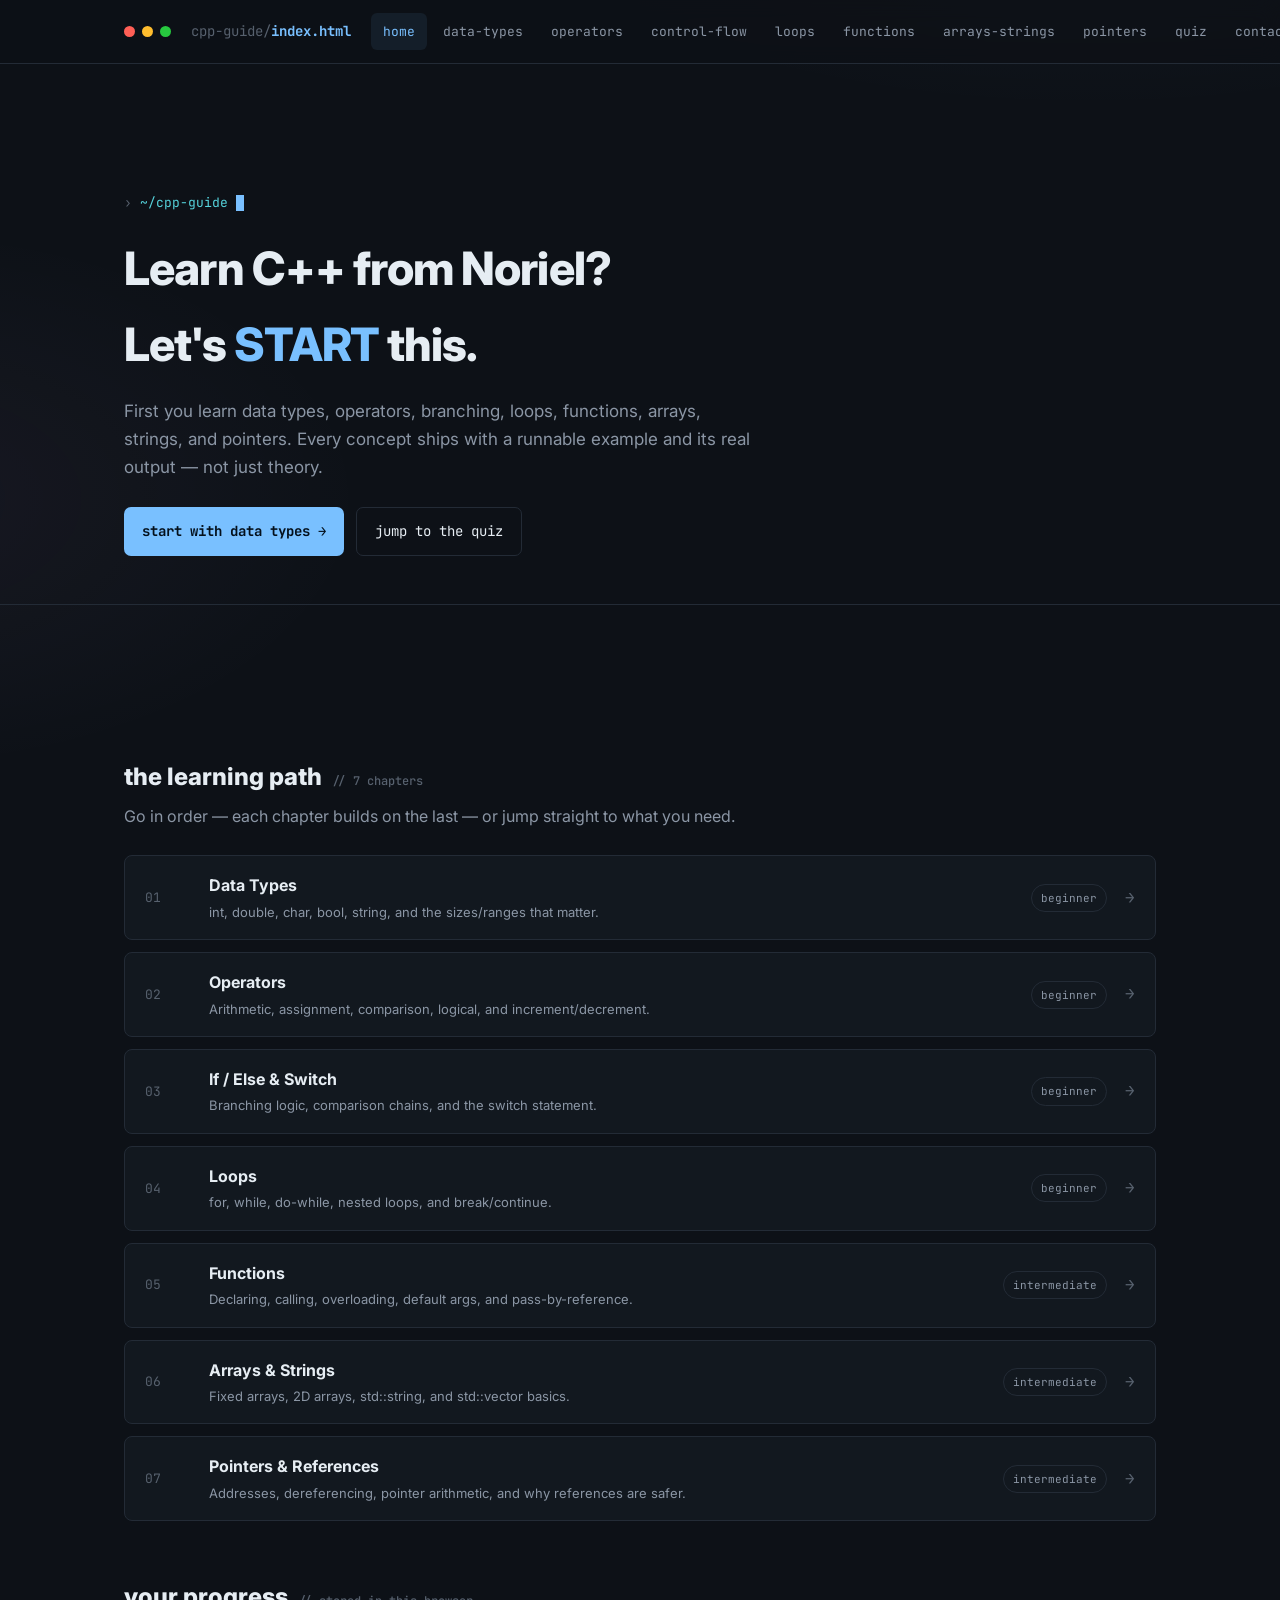
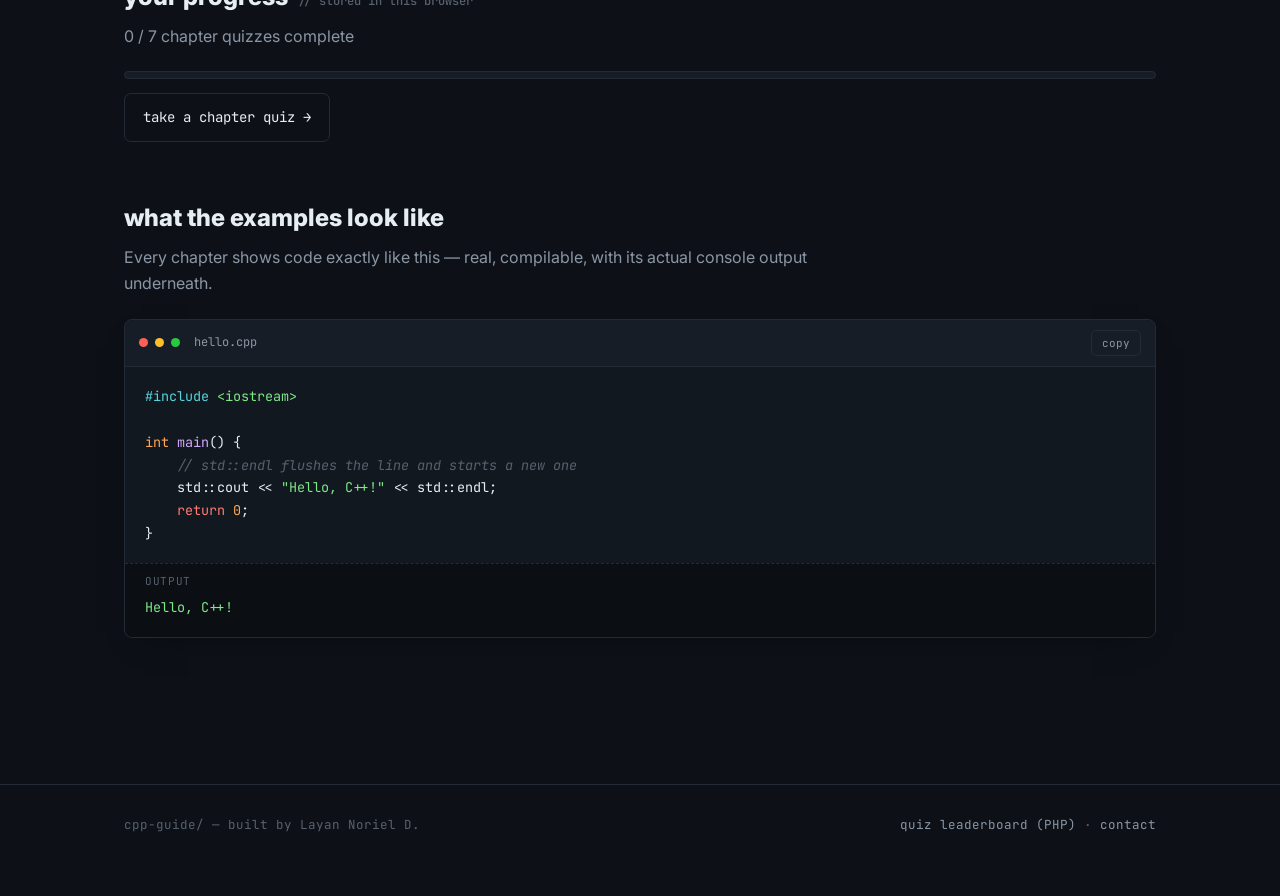
<file: index.html>
<!DOCTYPE html>
<html lang="en">
<head>
<meta charset="UTF-8">
<meta name="viewport" content="width=device-width, initial-scale=1.0">
<title>C++ Learning Guide — Created by Noriel</title>
<meta name="description" content="A free, from-scratch C++ course: data types, operators, control flow, loops, functions, arrays, strings, and pointers — with runnable examples and quizzes.">
<link rel="stylesheet" href="style.css">
</head>
<body>

<header class="titlebar">
  <div class="wrap">
    <div class="dots"><span></span><span></span><span></span></div>
    <a class="brand" href="index.html"><span class="path">cpp-guide/</span><span class="file">index.html</span></a>
    <button class="navtoggle" aria-label="toggle menu">☰</button>
    <nav class="navlinks">
      <a href="index.html">home</a>
      <a href="data-types.html">data-types</a>
      <a href="operators.html">operators</a>
      <a href="control-flow.html">control-flow</a>
      <a href="loops.html">loops</a>
      <a href="functions.html">functions</a>
      <a href="arrays-strings.html">arrays-strings</a>
      <a href="pointers.html">pointers</a>
      <a href="quiz.html">quiz</a>
      <a href="contact.html">contact</a>
    </nav>
  </div>
</header>

<section class="hero">
  <div class="wrap">
    <div class="eyebrow">~/cpp-guide <span class="cursor"></span></div>
    <h1>Learn C++ from Noriel?<br>Let's <span class="accent">START</span> this.</h1>
    <p class="lede">
      First you learn  data types, operators,
      branching, loops, functions, arrays, strings, and pointers. Every concept
      ships with a runnable example and its real output — not just theory.
    </p>
    <div class="btnrow">
      <a class="btn btn-primary" href="data-types.html">start with data types →</a>
      <a class="btn btn-ghost" href="quiz.html">jump to the quiz</a>
    </div>
  </div>
</section>

<main>
  <div class="wrap">

    <section aria-labelledby="path-heading">
      <h2 id="path-heading">the learning path <span class="tag">// 7 chapters</span></h2>
      <p class="deck">Go in order — each chapter builds on the last — or jump straight to what you need.</p>

      <div class="chapters">
        <a class="chapter" href="data-types.html">
          <span class="idx">01</span>
          <span class="meta"><h3>Data Types</h3><p>int, double, char, bool, string, and the sizes/ranges that matter.</p></span>
          <span class="lvl">beginner</span>
          <span class="arrow">→</span>
        </a>
        <a class="chapter" href="operators.html">
          <span class="idx">02</span>
          <span class="meta"><h3>Operators</h3><p>Arithmetic, assignment, comparison, logical, and increment/decrement.</p></span>
          <span class="lvl">beginner</span>
          <span class="arrow">→</span>
        </a>
        <a class="chapter" href="control-flow.html">
          <span class="idx">03</span>
          <span class="meta"><h3>If / Else &amp; Switch</h3><p>Branching logic, comparison chains, and the switch statement.</p></span>
          <span class="lvl">beginner</span>
          <span class="arrow">→</span>
        </a>
        <a class="chapter" href="loops.html">
          <span class="idx">04</span>
          <span class="meta"><h3>Loops</h3><p>for, while, do-while, nested loops, and break/continue.</p></span>
          <span class="lvl">beginner</span>
          <span class="arrow">→</span>
        </a>
        <a class="chapter" href="functions.html">
          <span class="idx">05</span>
          <span class="meta"><h3>Functions</h3><p>Declaring, calling, overloading, default args, and pass-by-reference.</p></span>
          <span class="lvl">intermediate</span>
          <span class="arrow">→</span>
        </a>
        <a class="chapter" href="arrays-strings.html">
          <span class="idx">06</span>
          <span class="meta"><h3>Arrays &amp; Strings</h3><p>Fixed arrays, 2D arrays, std::string, and std::vector basics.</p></span>
          <span class="lvl">intermediate</span>
          <span class="arrow">→</span>
        </a>
        <a class="chapter" href="pointers.html">
          <span class="idx">07</span>
          <span class="meta"><h3>Pointers &amp; References</h3><p>Addresses, dereferencing, pointer arithmetic, and why references are safer.</p></span>
          <span class="lvl">intermediate</span>
          <span class="arrow">→</span>
        </a>
      </div>
    </section>

    <section aria-labelledby="progress-heading">
      <h2 id="progress-heading">your progress <span class="tag">// stored in this browser</span></h2>
      <p class="deck" data-progress-label>0 / 7 chapter quizzes complete</p>
      <div class="progress-track"><div class="progress-fill" data-progress-fill style="width:0%"></div></div>
      <p style="margin-top:14px;"><a class="btn btn-ghost" href="quiz.html">take a chapter quiz →</a></p>
    </section>

    <section aria-labelledby="preview-heading">
      <h2 id="preview-heading">what the examples look like</h2>
      <p class="deck">Every chapter shows code exactly like this — real, compilable, with its actual console output underneath.</p>

      <div class="code-window">
        <div class="cw-head">
          <div class="dots cw-dots"><span></span><span></span><span></span></div>
          <span class="fname">hello.cpp</span>
          <button class="copy-btn">copy</button>
        </div>
        <pre><code><span class="tk-op">#include</span> <span class="tk-str">&lt;iostream&gt;</span>

<span class="tk-type">int</span> <span class="tk-fn">main</span>() {
    <span class="tk-com">// std::endl flushes the line and starts a new one</span>
    std::cout &lt;&lt; <span class="tk-str">"Hello, C++!"</span> &lt;&lt; std::endl;
    <span class="tk-kw">return</span> <span class="tk-num">0</span>;
}</code></pre>
        <div class="cw-output">
          <div class="cw-label">output</div>
          <pre><code>Hello, C++!</code></pre>
        </div>
      </div>
    </section>

  </div>
</main>

<footer>
  <div class="wrap" style="display:flex; justify-content:space-between; width:100%; flex-wrap:wrap; gap:10px;">
    <span>cpp-guide/ — built by Layan Noriel D.</span>
    <span><a href="leaderboard.php">quiz leaderboard (PHP)</a> · <a href="contact.html">contact</a></span>
  </div>
</footer>

<script src="script.js"></script>
</body>
</html>
</file>
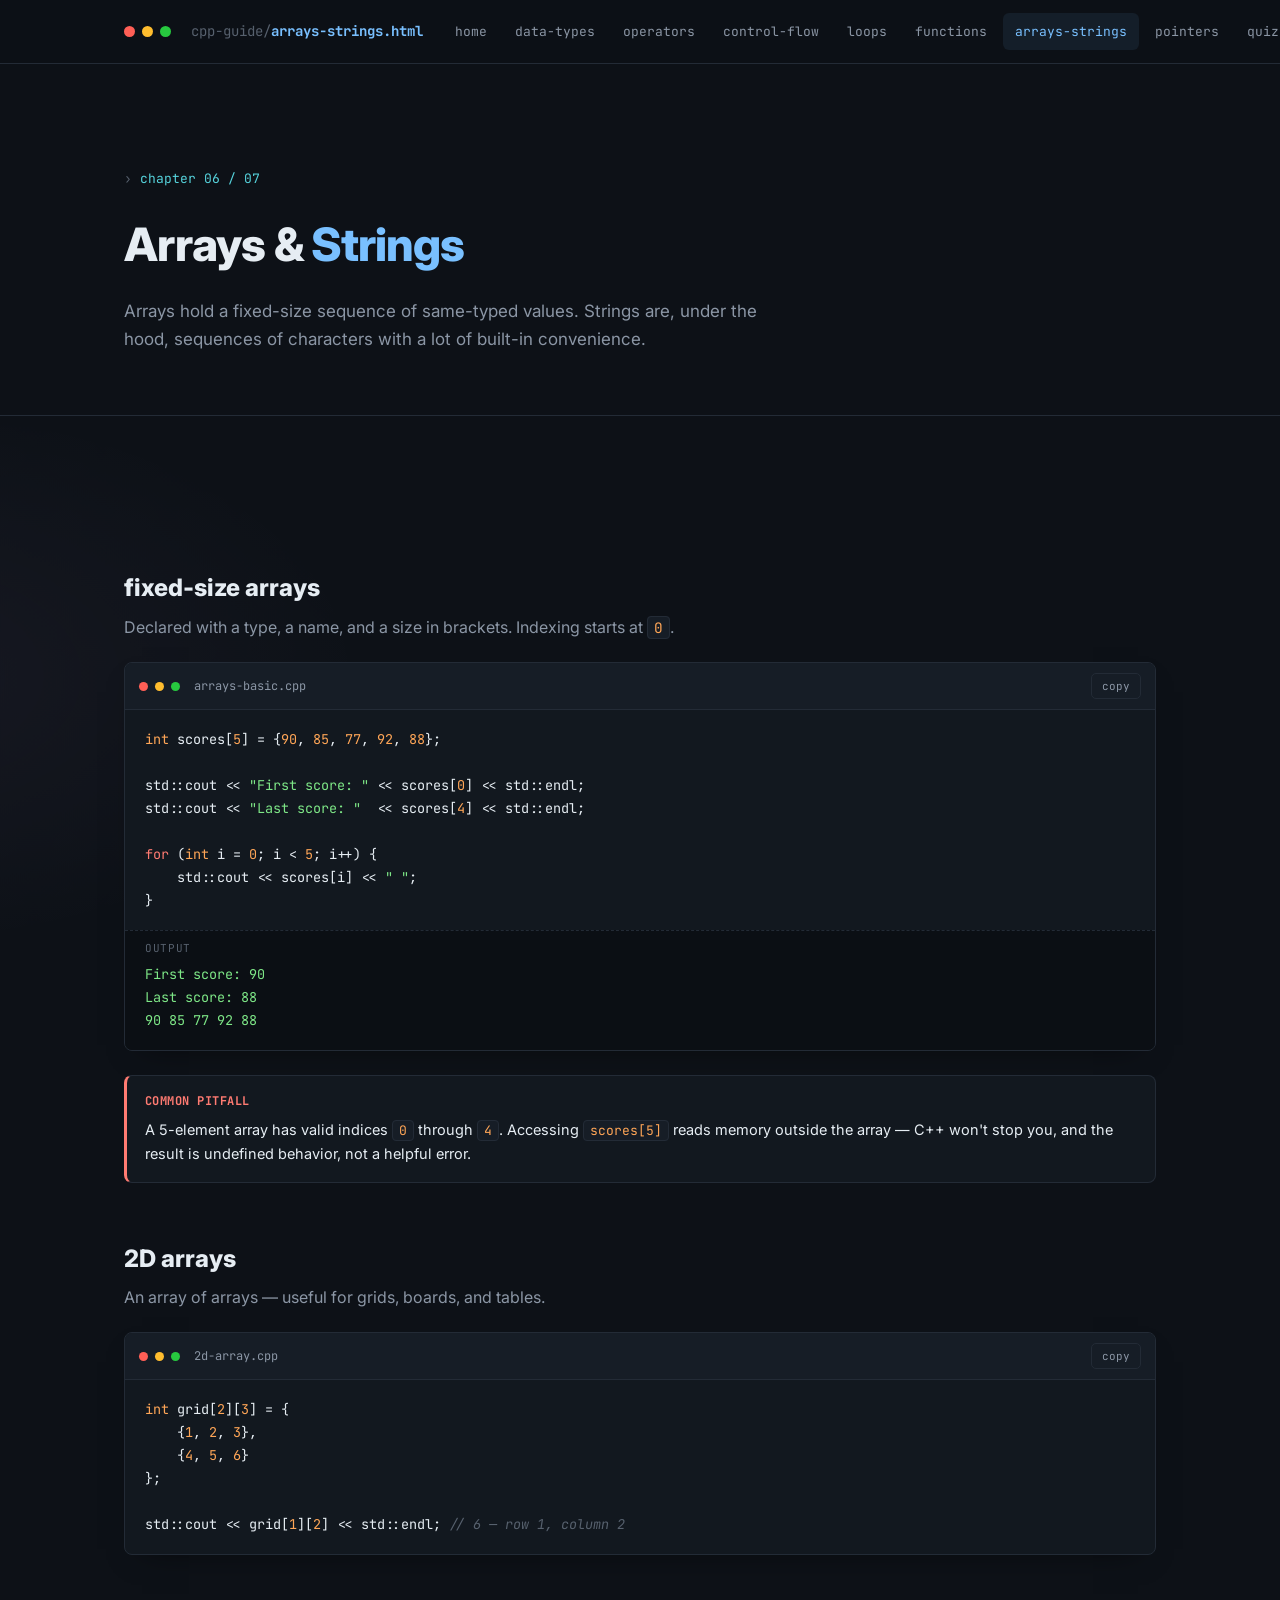
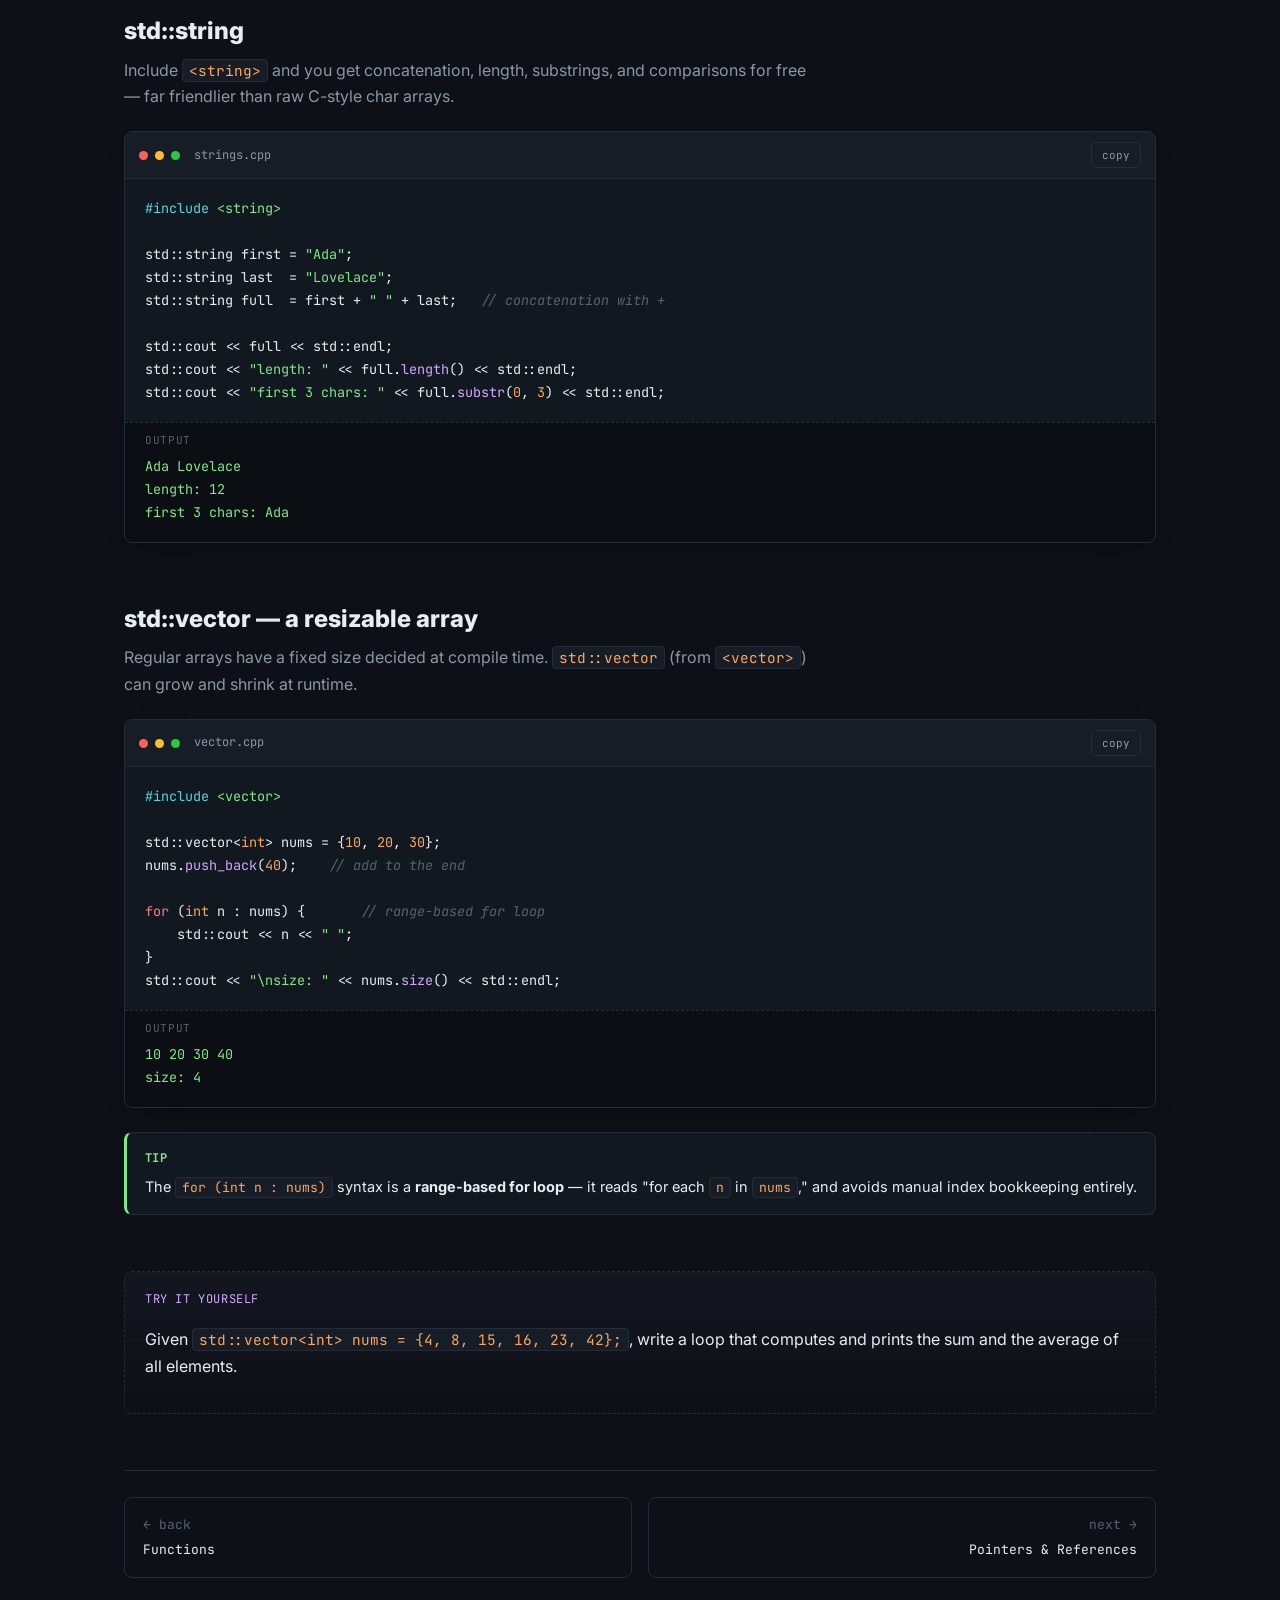
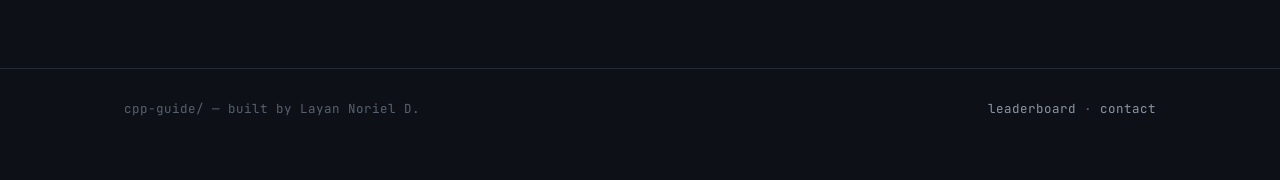
<file: arrays-strings.html>
<!DOCTYPE html>
<html lang="en">
<head>
<meta charset="UTF-8">
<meta name="viewport" content="width=device-width, initial-scale=1.0">
<title>Arrays &amp; Strings — C++ Learning Guide</title>
<meta name="description" content="C++ arrays and strings: fixed arrays, 2D arrays, std::string, and std::vector basics.">
<link rel="stylesheet" href="style.css">
</head>
<body>

<header class="titlebar">
  <div class="wrap">
    <div class="dots"><span></span><span></span><span></span></div>
    <a class="brand" href="index.html"><span class="path">cpp-guide/</span><span class="file">arrays-strings.html</span></a>
    <button class="navtoggle" aria-label="toggle menu">☰</button>
    <nav class="navlinks">
      <a href="index.html">home</a>
      <a href="data-types.html">data-types</a>
      <a href="operators.html">operators</a>
      <a href="control-flow.html">control-flow</a>
      <a href="loops.html">loops</a>
      <a href="functions.html">functions</a>
      <a href="arrays-strings.html">arrays-strings</a>
      <a href="pointers.html">pointers</a>
      <a href="quiz.html">quiz</a>
      <a href="contact.html">contact</a>
    </nav>
  </div>
</header>

<section class="hero" style="padding:48px 0 36px;">
  <div class="wrap">
    <div class="eyebrow">chapter 06 / 07</div>
    <h1>Arrays &amp; <span class="accent">Strings</span></h1>
    <p class="lede">Arrays hold a fixed-size sequence of same-typed values. Strings are, under the hood, sequences of characters with a lot of built-in convenience.</p>
  </div>
</section>

<main>
  <div class="wrap">

    <section>
      <h2>fixed-size arrays</h2>
      <p class="deck">Declared with a type, a name, and a size in brackets. Indexing starts at <code>0</code>.</p>
      <div class="code-window">
        <div class="cw-head"><div class="dots cw-dots"><span></span><span></span><span></span></div><span class="fname">arrays-basic.cpp</span><button class="copy-btn">copy</button></div>
        <pre><code><span class="tk-type">int</span> scores[<span class="tk-num">5</span>] = {<span class="tk-num">90</span>, <span class="tk-num">85</span>, <span class="tk-num">77</span>, <span class="tk-num">92</span>, <span class="tk-num">88</span>};

std::cout &lt;&lt; <span class="tk-str">"First score: "</span> &lt;&lt; scores[<span class="tk-num">0</span>] &lt;&lt; std::endl;
std::cout &lt;&lt; <span class="tk-str">"Last score: "</span>  &lt;&lt; scores[<span class="tk-num">4</span>] &lt;&lt; std::endl;

<span class="tk-kw">for</span> (<span class="tk-type">int</span> i = <span class="tk-num">0</span>; i &lt; <span class="tk-num">5</span>; i++) {
    std::cout &lt;&lt; scores[i] &lt;&lt; <span class="tk-str">" "</span>;
}</code></pre>
        <div class="cw-output"><div class="cw-label">output</div><pre><code>First score: 90
Last score: 88
90 85 77 92 88</code></pre></div>
      </div>
      <div class="note note-pitfall">
        <div class="note-head">common pitfall</div>
        A 5-element array has valid indices <code>0</code> through <code>4</code>. Accessing <code>scores[5]</code> reads memory outside the array — C++ won't stop you, and the result is undefined behavior, not a helpful error.
      </div>
    </section>

    <section>
      <h2>2D arrays</h2>
      <p class="deck">An array of arrays — useful for grids, boards, and tables.</p>
      <div class="code-window">
        <div class="cw-head"><div class="dots cw-dots"><span></span><span></span><span></span></div><span class="fname">2d-array.cpp</span><button class="copy-btn">copy</button></div>
        <pre><code><span class="tk-type">int</span> grid[<span class="tk-num">2</span>][<span class="tk-num">3</span>] = {
    {<span class="tk-num">1</span>, <span class="tk-num">2</span>, <span class="tk-num">3</span>},
    {<span class="tk-num">4</span>, <span class="tk-num">5</span>, <span class="tk-num">6</span>}
};

std::cout &lt;&lt; grid[<span class="tk-num">1</span>][<span class="tk-num">2</span>] &lt;&lt; std::endl; <span class="tk-com">// 6 — row 1, column 2</span></code></pre>
      </div>
    </section>

    <section>
      <h2>std::string</h2>
      <p class="deck">Include <code>&lt;string&gt;</code> and you get concatenation, length, substrings, and comparisons for free — far friendlier than raw C-style char arrays.</p>
      <div class="code-window">
        <div class="cw-head"><div class="dots cw-dots"><span></span><span></span><span></span></div><span class="fname">strings.cpp</span><button class="copy-btn">copy</button></div>
        <pre><code><span class="tk-op">#include</span> <span class="tk-str">&lt;string&gt;</span>

std::string first = <span class="tk-str">"Ada"</span>;
std::string last  = <span class="tk-str">"Lovelace"</span>;
std::string full  = first + <span class="tk-str">" "</span> + last;   <span class="tk-com">// concatenation with +</span>

std::cout &lt;&lt; full &lt;&lt; std::endl;
std::cout &lt;&lt; <span class="tk-str">"length: "</span> &lt;&lt; full.<span class="tk-fn">length</span>() &lt;&lt; std::endl;
std::cout &lt;&lt; <span class="tk-str">"first 3 chars: "</span> &lt;&lt; full.<span class="tk-fn">substr</span>(<span class="tk-num">0</span>, <span class="tk-num">3</span>) &lt;&lt; std::endl;</code></pre>
        <div class="cw-output"><div class="cw-label">output</div><pre><code>Ada Lovelace
length: 12
first 3 chars: Ada</code></pre></div>
      </div>
    </section>

    <section>
      <h2>std::vector — a resizable array</h2>
      <p class="deck">Regular arrays have a fixed size decided at compile time. <code>std::vector</code> (from <code>&lt;vector&gt;</code>) can grow and shrink at runtime.</p>
      <div class="code-window">
        <div class="cw-head"><div class="dots cw-dots"><span></span><span></span><span></span></div><span class="fname">vector.cpp</span><button class="copy-btn">copy</button></div>
        <pre><code><span class="tk-op">#include</span> <span class="tk-str">&lt;vector&gt;</span>

std::vector&lt;<span class="tk-type">int</span>&gt; nums = {<span class="tk-num">10</span>, <span class="tk-num">20</span>, <span class="tk-num">30</span>};
nums.<span class="tk-fn">push_back</span>(<span class="tk-num">40</span>);    <span class="tk-com">// add to the end</span>

<span class="tk-kw">for</span> (<span class="tk-type">int</span> n : nums) {       <span class="tk-com">// range-based for loop</span>
    std::cout &lt;&lt; n &lt;&lt; <span class="tk-str">" "</span>;
}
std::cout &lt;&lt; <span class="tk-str">"\nsize: "</span> &lt;&lt; nums.<span class="tk-fn">size</span>() &lt;&lt; std::endl;</code></pre>
        <div class="cw-output"><div class="cw-label">output</div><pre><code>10 20 30 40 
size: 4</code></pre></div>
      </div>
      <div class="note note-tip">
        <div class="note-head">tip</div>
        The <code>for (int n : nums)</code> syntax is a <strong>range-based for loop</strong> — it reads "for each <code>n</code> in <code>nums</code>," and avoids manual index bookkeeping entirely.
      </div>
    </section>

    <section class="exercise">
      <div class="ex-head">try it yourself</div>
      <p>Given <code>std::vector&lt;int&gt; nums = {4, 8, 15, 16, 23, 42};</code>, write a loop that computes and prints the sum and the average of all elements.</p>
    </section>

  </div>

  <div class="wrap">
    <div class="pager">
      <a href="functions.html"><span class="dir">← back</span>Functions</a>
      <a class="next" href="pointers.html"><span class="dir">next →</span>Pointers &amp; References</a>
    </div>
  </div>
</main>

<footer>
  <div class="wrap" style="display:flex; justify-content:space-between; width:100%; flex-wrap:wrap; gap:10px;">
    <span>cpp-guide/ — built by Layan Noriel D.</span>
    <span><a href="leaderboard.php">leaderboard</a> · <a href="contact.html">contact</a></span>
  </div>
</footer>

<script src="script.js"></script>
</body>
</html>
</file>
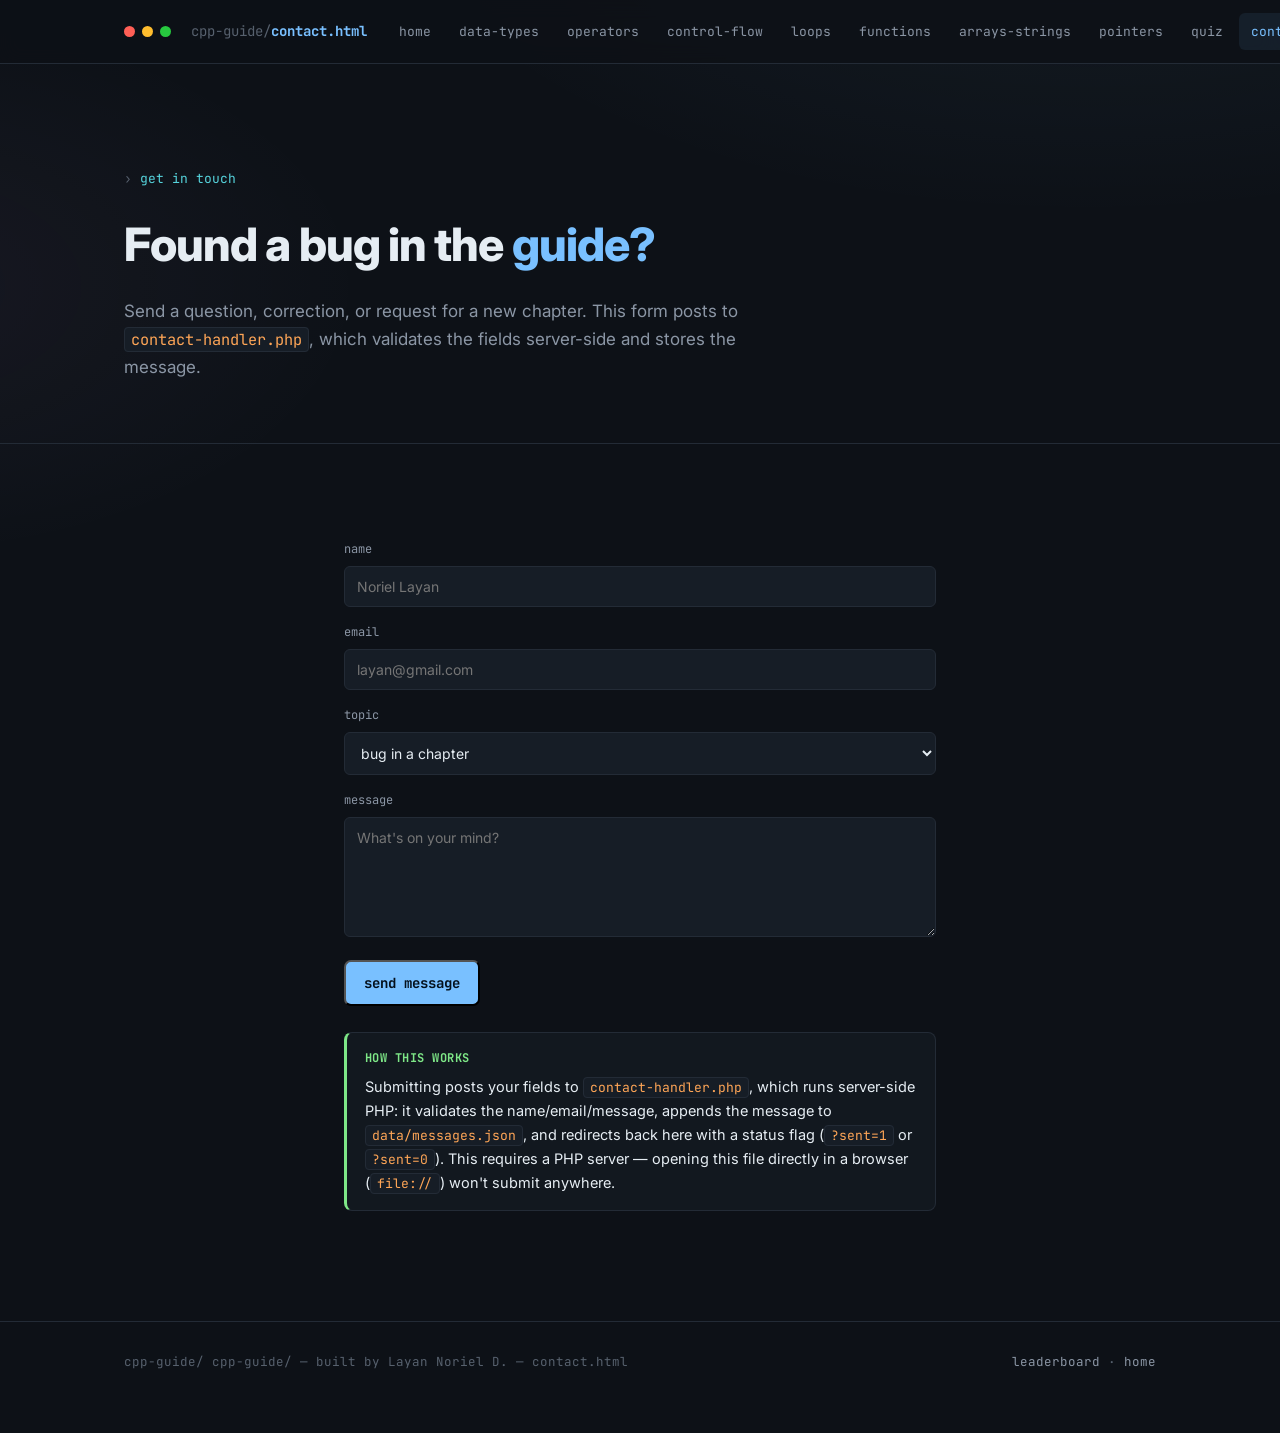
<file: contact.html>
<!DOCTYPE html>
<html lang="en">
<head>
<meta charset="UTF-8">
<meta name="viewport" content="width=device-width, initial-scale=1.0">
<title>Contact — C++ Learning Guide</title>
<meta name="description" content="Send a question or bit of feedback about the C++ Learning Guide.">
<link rel="stylesheet" href="style.css">
</head>
<body>

<header class="titlebar">
  <div class="wrap">
    <div class="dots"><span></span><span></span><span></span></div>
    <a class="brand" href="index.html"><span class="path">cpp-guide/</span><span class="file">contact.html</span></a>
    <button class="navtoggle" aria-label="toggle menu">☰</button>
    <nav class="navlinks">
      <a href="index.html">home</a>
      <a href="data-types.html">data-types</a>
      <a href="operators.html">operators</a>
      <a href="control-flow.html">control-flow</a>
      <a href="loops.html">loops</a>
      <a href="functions.html">functions</a>
      <a href="arrays-strings.html">arrays-strings</a>
      <a href="pointers.html">pointers</a>
      <a href="quiz.html">quiz</a>
      <a href="contact.html">contact</a>
    </nav>
  </div>
</header>

<section class="hero" style="padding:48px 0 36px;">
  <div class="wrap">
    <div class="eyebrow">get in touch</div>
    <h1>Found a bug in the <span class="accent">guide?</span></h1>
    <p class="lede">Send a question, correction, or request for a new chapter. This form posts to <code>contact-handler.php</code>, which validates the fields server-side and stores the message.</p>
  </div>
</section>

<main>
  <div class="wrap" style="max-width:640px;">

    <div id="statusBox"></div>

    <form action="contact-handler.php" method="POST" id="contactForm">
      <div class="field">
        <label for="name">name</label>
        <input type="text" id="name" name="name" required maxlength="80" placeholder="Noriel Layan">
      </div>
      <div class="field">
        <label for="email">email</label>
        <input type="email" id="email" name="email" required maxlength="120" placeholder="layan@gmail.com">
      </div>
      <div class="field">
        <label for="topic">topic</label>
        <select id="topic" name="topic">
          <option value="bug">bug in a chapter</option>
          <option value="question">question about C++</option>
          <option value="request">new chapter request</option>
          <option value="other">other</option>
        </select>
      </div>
      <div class="field">
        <label for="message">message</label>
        <textarea id="message" name="message" required maxlength="2000" placeholder="What's on your mind?"></textarea>
      </div>
      <button class="btn btn-primary" type="submit">send message</button>
    </form>

    <div class="note note-tip" style="margin-top:26px;">
      <div class="note-head">how this works</div>
      Submitting posts your fields to <code>contact-handler.php</code>, which runs server-side PHP: it validates the name/email/message, appends the message to <code>data/messages.json</code>, and redirects back here with a status flag (<code>?sent=1</code> or <code>?sent=0</code>). This requires a PHP server — opening this file directly in a browser (<code>file://</code>) won't submit anywhere.
    </div>

  </div>
</main>

<footer>
  <div class="wrap" style="display:flex; justify-content:space-between; width:100%; flex-wrap:wrap; gap:10px;">
    <span>cpp-guide/ cpp-guide/ — built by Layan Noriel D. — contact.html</span>
    <span><a href="leaderboard.php">leaderboard</a> · <a href="index.html">home</a></span>
  </div>
</footer>

<script>
  // contact-handler.php redirects back here with ?sent=1 or ?sent=0&err=...
  // Read that from the URL and show an inline status message.
  document.addEventListener('DOMContentLoaded', () => {
    const params = new URLSearchParams(location.search);
    const box = document.getElementById('statusBox');
    if(params.get('sent') === '1'){
      box.innerHTML = '<div class="form-msg ok">Message sent — thanks! I read every one of these.</div>';
    } else if(params.get('sent') === '0'){
      const reason = params.get('err') || 'please check the form and try again.';
      box.innerHTML = `<div class="form-msg err">Couldn't send that: ${reason}</div>`;
    }
  });
</script>
<script src="script.js"></script>
</body>
</html>
</file>
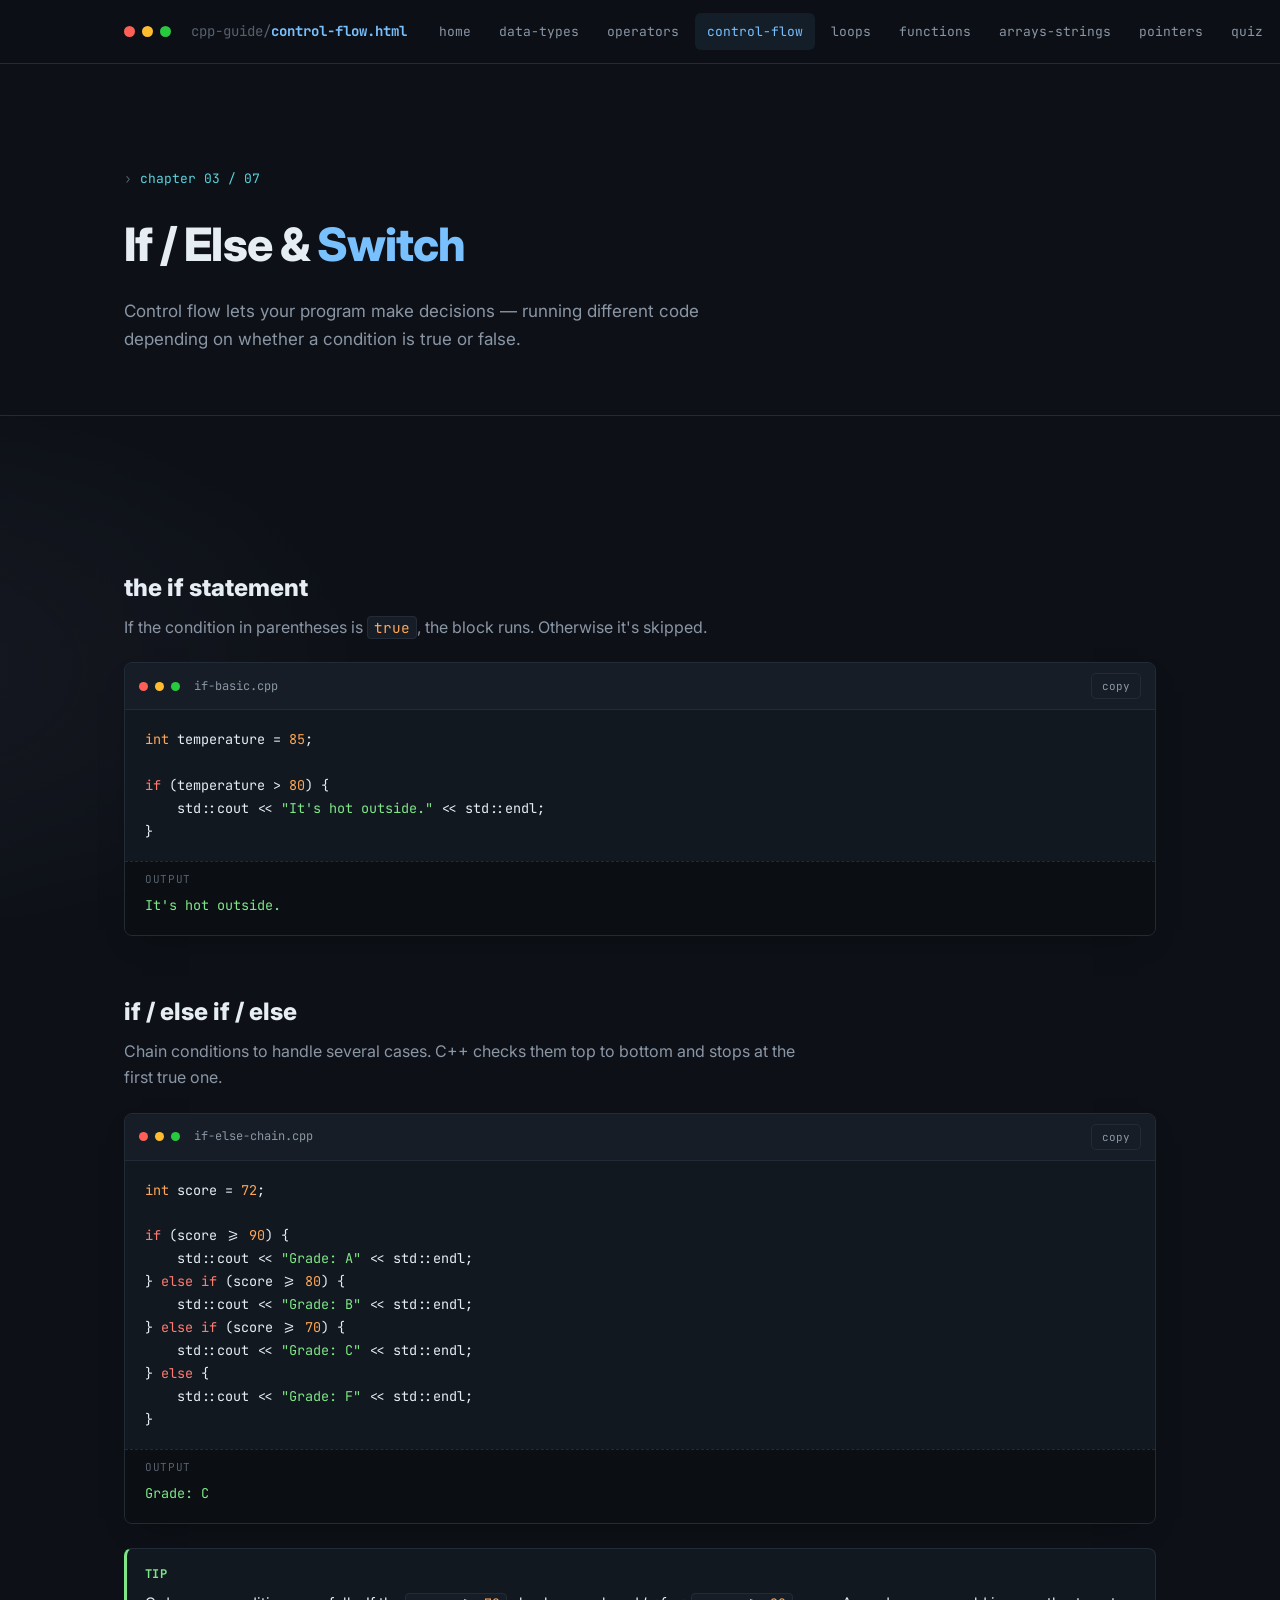
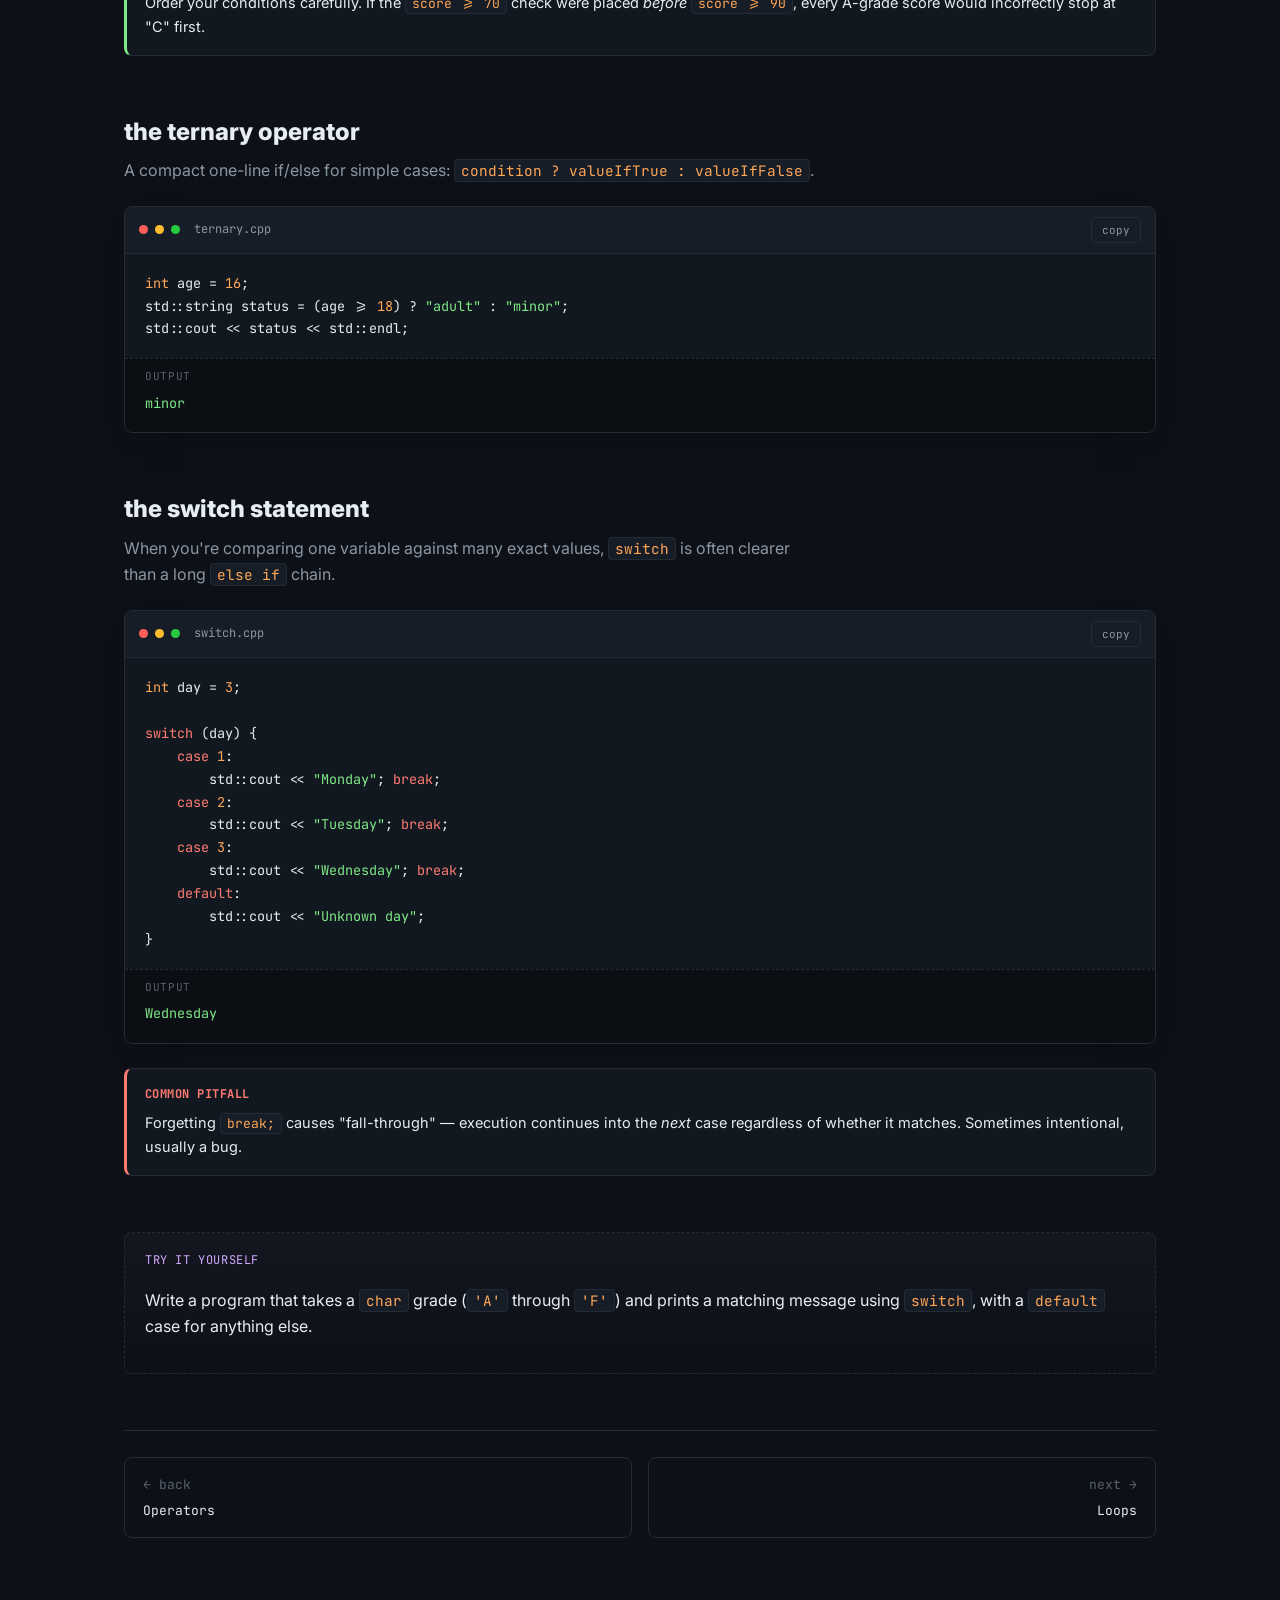
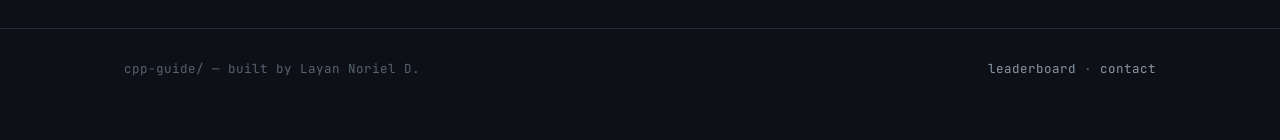
<file: control-flow.html>
<!DOCTYPE html>
<html lang="en">
<head>
<meta charset="UTF-8">
<meta name="viewport" content="width=device-width, initial-scale=1.0">
<title>If / Else &amp; Switch — C++ Learning Guide</title>
<meta name="description" content="C++ control flow: if, else if, else, the ternary operator, and switch statements.">
<link rel="stylesheet" href="style.css">
</head>
<body>

<header class="titlebar">
  <div class="wrap">
    <div class="dots"><span></span><span></span><span></span></div>
    <a class="brand" href="index.html"><span class="path">cpp-guide/</span><span class="file">control-flow.html</span></a>
    <button class="navtoggle" aria-label="toggle menu">☰</button>
    <nav class="navlinks">
      <a href="index.html">home</a>
      <a href="data-types.html">data-types</a>
      <a href="operators.html">operators</a>
      <a href="control-flow.html">control-flow</a>
      <a href="loops.html">loops</a>
      <a href="functions.html">functions</a>
      <a href="arrays-strings.html">arrays-strings</a>
      <a href="pointers.html">pointers</a>
      <a href="quiz.html">quiz</a>
      <a href="contact.html">contact</a>
    </nav>
  </div>
</header>

<section class="hero" style="padding:48px 0 36px;">
  <div class="wrap">
    <div class="eyebrow">chapter 03 / 07</div>
    <h1>If / Else &amp; <span class="accent">Switch</span></h1>
    <p class="lede">Control flow lets your program make decisions — running different code depending on whether a condition is true or false.</p>
  </div>
</section>

<main>
  <div class="wrap">

    <section>
      <h2>the if statement</h2>
      <p class="deck">If the condition in parentheses is <code>true</code>, the block runs. Otherwise it's skipped.</p>
      <div class="code-window">
        <div class="cw-head"><div class="dots cw-dots"><span></span><span></span><span></span></div><span class="fname">if-basic.cpp</span><button class="copy-btn">copy</button></div>
        <pre><code><span class="tk-type">int</span> temperature = <span class="tk-num">85</span>;

<span class="tk-kw">if</span> (temperature &gt; <span class="tk-num">80</span>) {
    std::cout &lt;&lt; <span class="tk-str">"It's hot outside."</span> &lt;&lt; std::endl;
}</code></pre>
        <div class="cw-output"><div class="cw-label">output</div><pre><code>It's hot outside.</code></pre></div>
      </div>
    </section>

    <section>
      <h2>if / else if / else</h2>
      <p class="deck">Chain conditions to handle several cases. C++ checks them top to bottom and stops at the first true one.</p>
      <div class="code-window">
        <div class="cw-head"><div class="dots cw-dots"><span></span><span></span><span></span></div><span class="fname">if-else-chain.cpp</span><button class="copy-btn">copy</button></div>
        <pre><code><span class="tk-type">int</span> score = <span class="tk-num">72</span>;

<span class="tk-kw">if</span> (score &gt;= <span class="tk-num">90</span>) {
    std::cout &lt;&lt; <span class="tk-str">"Grade: A"</span> &lt;&lt; std::endl;
} <span class="tk-kw">else if</span> (score &gt;= <span class="tk-num">80</span>) {
    std::cout &lt;&lt; <span class="tk-str">"Grade: B"</span> &lt;&lt; std::endl;
} <span class="tk-kw">else if</span> (score &gt;= <span class="tk-num">70</span>) {
    std::cout &lt;&lt; <span class="tk-str">"Grade: C"</span> &lt;&lt; std::endl;
} <span class="tk-kw">else</span> {
    std::cout &lt;&lt; <span class="tk-str">"Grade: F"</span> &lt;&lt; std::endl;
}</code></pre>
        <div class="cw-output"><div class="cw-label">output</div><pre><code>Grade: C</code></pre></div>
      </div>

      <div class="note note-tip">
        <div class="note-head">tip</div>
        Order your conditions carefully. If the <code>score &gt;= 70</code> check were placed <em>before</em> <code>score &gt;= 90</code>, every A-grade score would incorrectly stop at "C" first.
      </div>
    </section>

    <section>
      <h2>the ternary operator</h2>
      <p class="deck">A compact one-line if/else for simple cases: <code>condition ? valueIfTrue : valueIfFalse</code>.</p>
      <div class="code-window">
        <div class="cw-head"><div class="dots cw-dots"><span></span><span></span><span></span></div><span class="fname">ternary.cpp</span><button class="copy-btn">copy</button></div>
        <pre><code><span class="tk-type">int</span> age = <span class="tk-num">16</span>;
std::string status = (age &gt;= <span class="tk-num">18</span>) ? <span class="tk-str">"adult"</span> : <span class="tk-str">"minor"</span>;
std::cout &lt;&lt; status &lt;&lt; std::endl;</code></pre>
        <div class="cw-output"><div class="cw-label">output</div><pre><code>minor</code></pre></div>
      </div>
    </section>

    <section>
      <h2>the switch statement</h2>
      <p class="deck">When you're comparing one variable against many exact values, <code>switch</code> is often clearer than a long <code>else if</code> chain.</p>
      <div class="code-window">
        <div class="cw-head"><div class="dots cw-dots"><span></span><span></span><span></span></div><span class="fname">switch.cpp</span><button class="copy-btn">copy</button></div>
        <pre><code><span class="tk-type">int</span> day = <span class="tk-num">3</span>;

<span class="tk-kw">switch</span> (day) {
    <span class="tk-kw">case</span> <span class="tk-num">1</span>:
        std::cout &lt;&lt; <span class="tk-str">"Monday"</span>; <span class="tk-kw">break</span>;
    <span class="tk-kw">case</span> <span class="tk-num">2</span>:
        std::cout &lt;&lt; <span class="tk-str">"Tuesday"</span>; <span class="tk-kw">break</span>;
    <span class="tk-kw">case</span> <span class="tk-num">3</span>:
        std::cout &lt;&lt; <span class="tk-str">"Wednesday"</span>; <span class="tk-kw">break</span>;
    <span class="tk-kw">default</span>:
        std::cout &lt;&lt; <span class="tk-str">"Unknown day"</span>;
}</code></pre>
        <div class="cw-output"><div class="cw-label">output</div><pre><code>Wednesday</code></pre></div>
      </div>

      <div class="note note-pitfall">
        <div class="note-head">common pitfall</div>
        Forgetting <code>break;</code> causes "fall-through" — execution continues into the <em>next</em> case regardless of whether it matches. Sometimes intentional, usually a bug.
      </div>
    </section>

    <section class="exercise">
      <div class="ex-head">try it yourself</div>
      <p>Write a program that takes a <code>char</code> grade (<code>'A'</code> through <code>'F'</code>) and prints a matching message using <code>switch</code>, with a <code>default</code> case for anything else.</p>
    </section>

  </div>

  <div class="wrap">
    <div class="pager">
      <a href="operators.html"><span class="dir">← back</span>Operators</a>
      <a class="next" href="loops.html"><span class="dir">next →</span>Loops</a>
    </div>
  </div>
</main>

<footer>
  <div class="wrap" style="display:flex; justify-content:space-between; width:100%; flex-wrap:wrap; gap:10px;">
    <span>cpp-guide/ — built by Layan Noriel D.</span>
    <span><a href="leaderboard.php">leaderboard</a> · <a href="contact.html">contact</a></span>
  </div>
</footer>

<script src="script.js"></script>
</body>
</html>
</file>
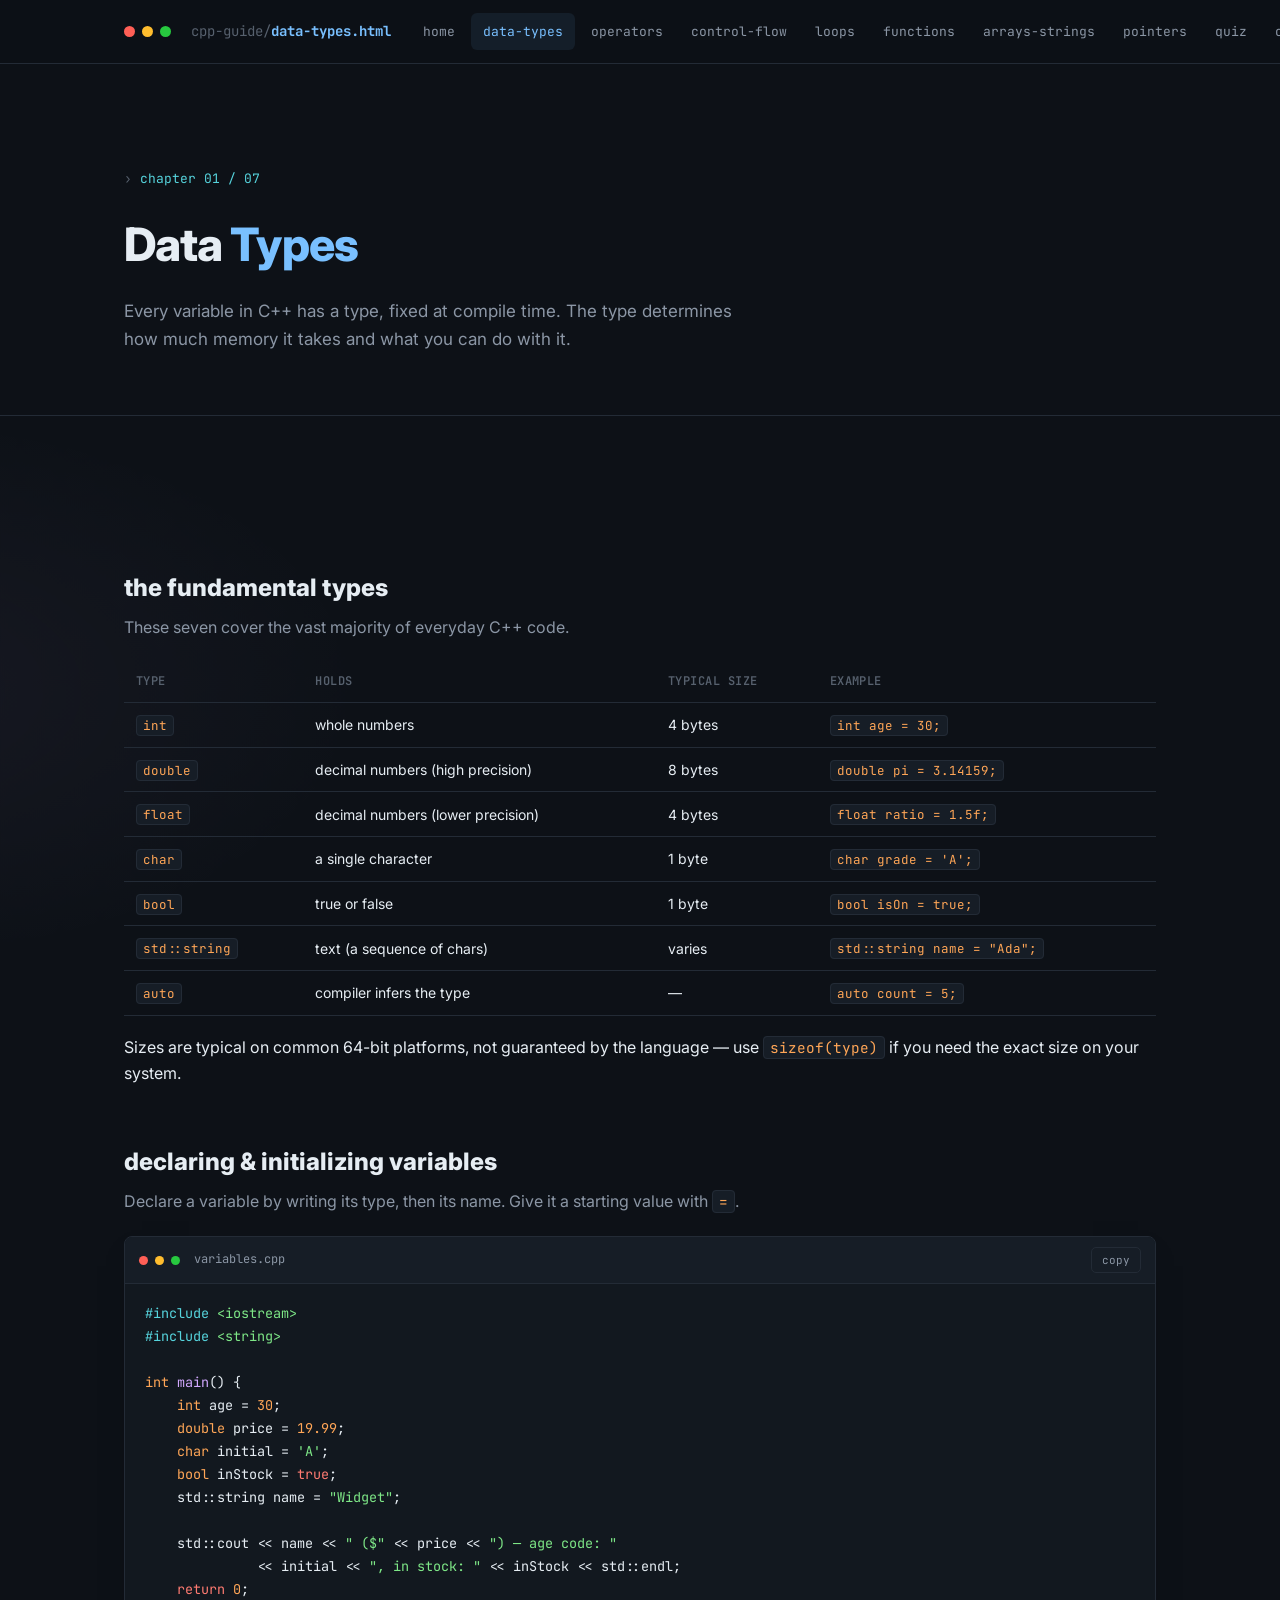
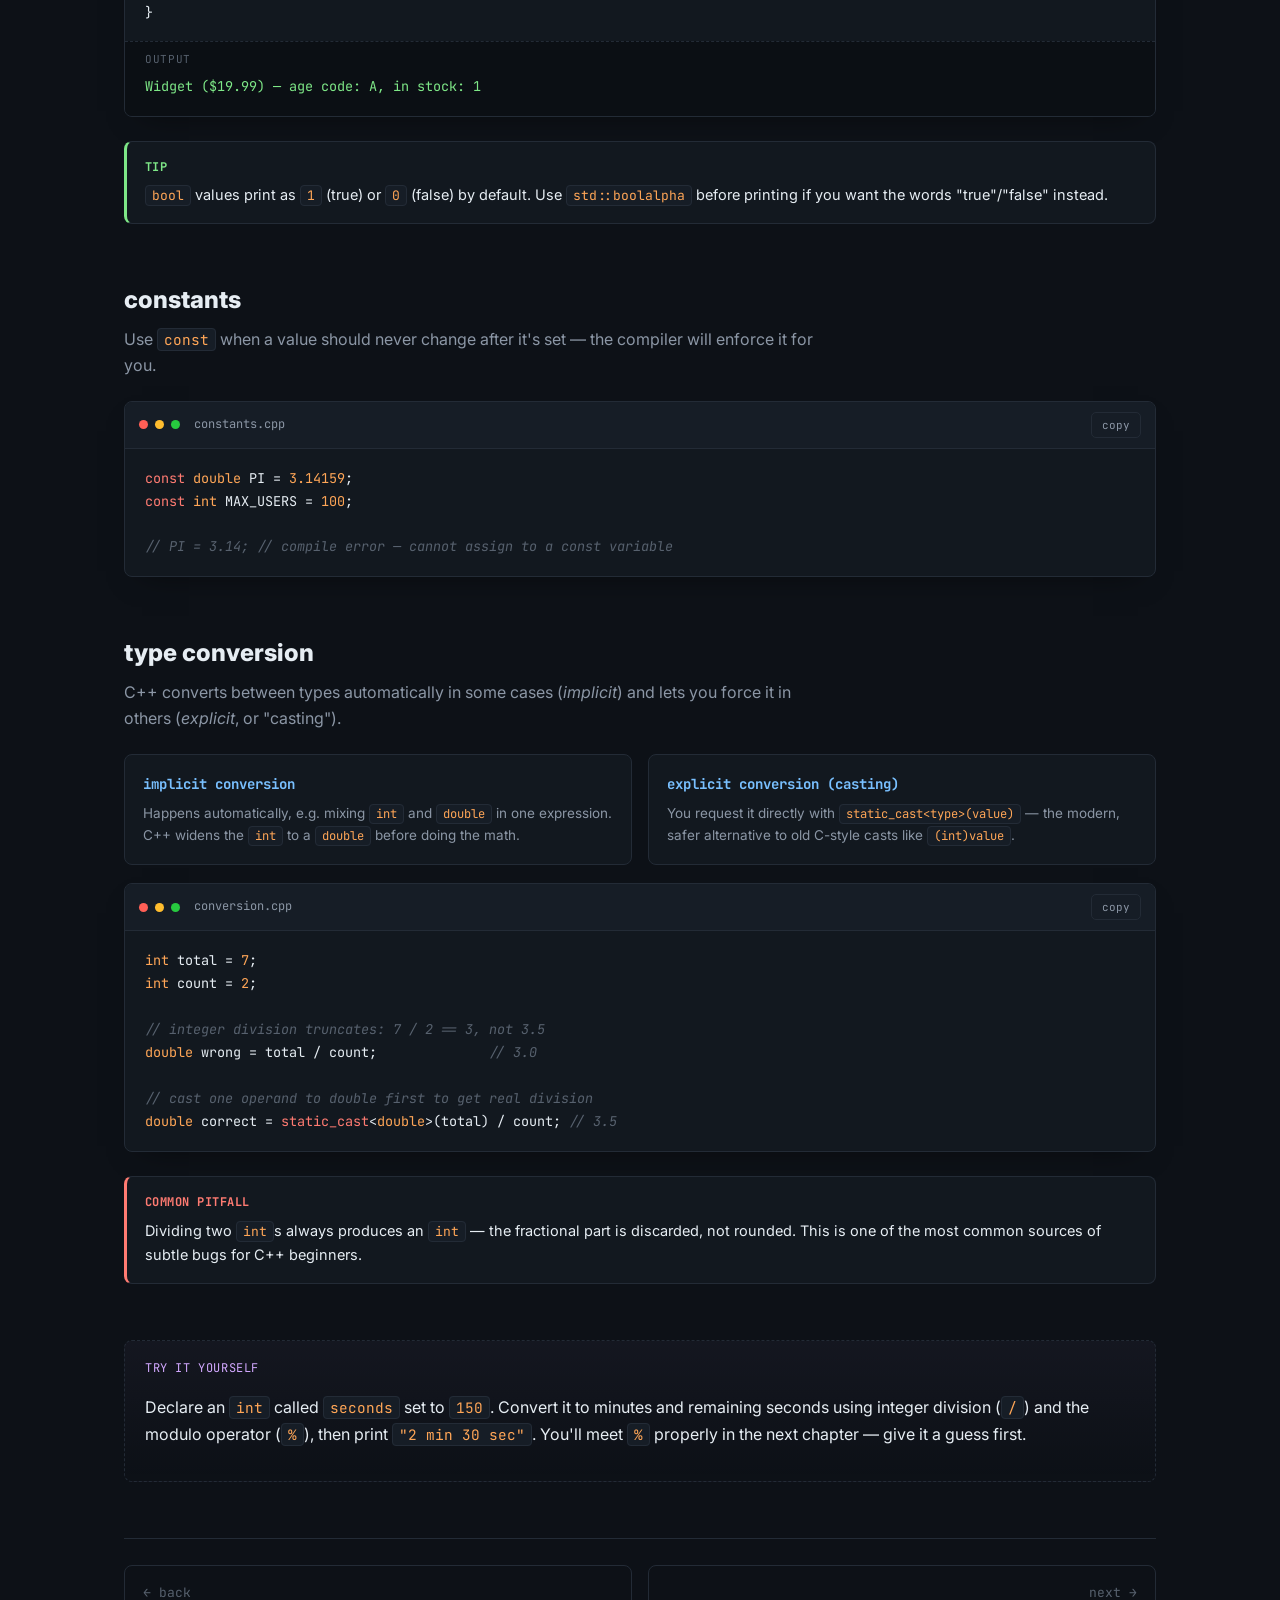
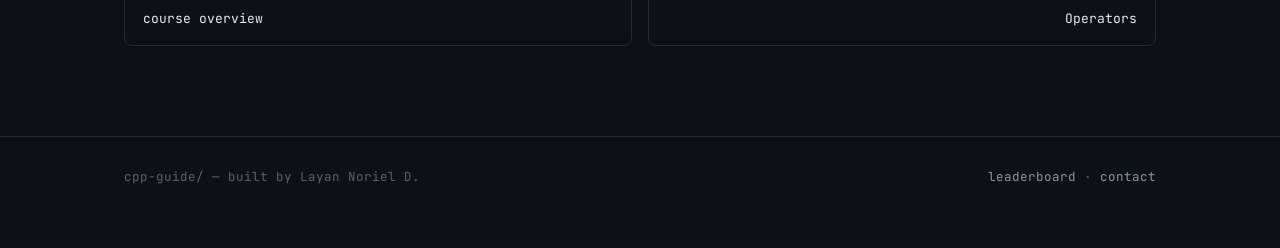
<file: data-types.html>
<!DOCTYPE html>
<html lang="en">
<head>
<meta charset="UTF-8">
<meta name="viewport" content="width=device-width, initial-scale=1.0">
<title>Data Types — C++ Learning Guide</title>
<meta name="description" content="C++ fundamental data types: int, double, float, char, bool, and string, plus sizes, ranges, and type conversion.">
<link rel="stylesheet" href="style.css">
</head>
<body>

<header class="titlebar">
  <div class="wrap">
    <div class="dots"><span></span><span></span><span></span></div>
    <a class="brand" href="index.html"><span class="path">cpp-guide/</span><span class="file">data-types.html</span></a>
    <button class="navtoggle" aria-label="toggle menu">☰</button>
    <nav class="navlinks">
      <a href="index.html">home</a>
      <a href="data-types.html">data-types</a>
      <a href="operators.html">operators</a>
      <a href="control-flow.html">control-flow</a>
      <a href="loops.html">loops</a>
      <a href="functions.html">functions</a>
      <a href="arrays-strings.html">arrays-strings</a>
      <a href="pointers.html">pointers</a>
      <a href="quiz.html">quiz</a>
      <a href="contact.html">contact</a>
    </nav>
  </div>
</header>

<section class="hero" style="padding:48px 0 36px;">
  <div class="wrap">
    <div class="eyebrow">chapter 01 / 07</div>
    <h1>Data <span class="accent">Types</span></h1>
    <p class="lede">Every variable in C++ has a type, fixed at compile time. The type determines how much memory it takes and what you can do with it.</p>
  </div>
</section>

<main>
  <div class="wrap">

    <section>
      <h2>the fundamental types</h2>
      <p class="deck">These seven cover the vast majority of everyday C++ code.</p>
      <table>
        <thead><tr><th>type</th><th>holds</th><th>typical size</th><th>example</th></tr></thead>
        <tbody>
          <tr><td><code>int</code></td><td>whole numbers</td><td>4 bytes</td><td><code>int age = 30;</code></td></tr>
          <tr><td><code>double</code></td><td>decimal numbers (high precision)</td><td>8 bytes</td><td><code>double pi = 3.14159;</code></td></tr>
          <tr><td><code>float</code></td><td>decimal numbers (lower precision)</td><td>4 bytes</td><td><code>float ratio = 1.5f;</code></td></tr>
          <tr><td><code>char</code></td><td>a single character</td><td>1 byte</td><td><code>char grade = 'A';</code></td></tr>
          <tr><td><code>bool</code></td><td>true or false</td><td>1 byte</td><td><code>bool isOn = true;</code></td></tr>
          <tr><td><code>std::string</code></td><td>text (a sequence of chars)</td><td>varies</td><td><code>std::string name = "Ada";</code></td></tr>
          <tr><td><code>auto</code></td><td>compiler infers the type</td><td>—</td><td><code>auto count = 5;</code></td></tr>
        </tbody>
      </table>
      <p>Sizes are typical on common 64-bit platforms, not guaranteed by the language — use <code>sizeof(type)</code> if you need the exact size on your system.</p>
    </section>

    <section>
      <h2>declaring &amp; initializing variables</h2>
      <p class="deck">Declare a variable by writing its type, then its name. Give it a starting value with <code>=</code>.</p>

      <div class="code-window">
        <div class="cw-head"><div class="dots cw-dots"><span></span><span></span><span></span></div><span class="fname">variables.cpp</span><button class="copy-btn">copy</button></div>
        <pre><code><span class="tk-op">#include</span> <span class="tk-str">&lt;iostream&gt;</span>
<span class="tk-op">#include</span> <span class="tk-str">&lt;string&gt;</span>

<span class="tk-type">int</span> <span class="tk-fn">main</span>() {
    <span class="tk-type">int</span> age = <span class="tk-num">30</span>;
    <span class="tk-type">double</span> price = <span class="tk-num">19.99</span>;
    <span class="tk-type">char</span> initial = <span class="tk-str">'A'</span>;
    <span class="tk-type">bool</span> inStock = <span class="tk-kw">true</span>;
    std::string name = <span class="tk-str">"Widget"</span>;

    std::cout &lt;&lt; name &lt;&lt; <span class="tk-str">" ($"</span> &lt;&lt; price &lt;&lt; <span class="tk-str">") — age code: "</span>
              &lt;&lt; initial &lt;&lt; <span class="tk-str">", in stock: "</span> &lt;&lt; inStock &lt;&lt; std::endl;
    <span class="tk-kw">return</span> <span class="tk-num">0</span>;
}</code></pre>
        <div class="cw-output"><div class="cw-label">output</div><pre><code>Widget ($19.99) — age code: A, in stock: 1</code></pre></div>
      </div>

      <div class="note note-tip">
        <div class="note-head">tip</div>
        <code>bool</code> values print as <code>1</code> (true) or <code>0</code> (false) by default. Use <code>std::boolalpha</code> before printing if you want the words "true"/"false" instead.
      </div>
    </section>

    <section>
      <h2>constants</h2>
      <p class="deck">Use <code>const</code> when a value should never change after it's set — the compiler will enforce it for you.</p>
      <div class="code-window">
        <div class="cw-head"><div class="dots cw-dots"><span></span><span></span><span></span></div><span class="fname">constants.cpp</span><button class="copy-btn">copy</button></div>
        <pre><code><span class="tk-kw">const</span> <span class="tk-type">double</span> PI = <span class="tk-num">3.14159</span>;
<span class="tk-kw">const</span> <span class="tk-type">int</span> MAX_USERS = <span class="tk-num">100</span>;

<span class="tk-com">// PI = 3.14; // compile error — cannot assign to a const variable</span></code></pre>
      </div>
    </section>

    <section>
      <h2>type conversion</h2>
      <p class="deck">C++ converts between types automatically in some cases (<em>implicit</em>) and lets you force it in others (<em>explicit</em>, or "casting").</p>

      <div class="grid grid-2">
        <div class="card">
          <h4>implicit conversion</h4>
          <p>Happens automatically, e.g. mixing <code>int</code> and <code>double</code> in one expression. C++ widens the <code>int</code> to a <code>double</code> before doing the math.</p>
        </div>
        <div class="card">
          <h4>explicit conversion (casting)</h4>
          <p>You request it directly with <code>static_cast&lt;type&gt;(value)</code> — the modern, safer alternative to old C-style casts like <code>(int)value</code>.</p>
        </div>
      </div>

      <div class="code-window">
        <div class="cw-head"><div class="dots cw-dots"><span></span><span></span><span></span></div><span class="fname">conversion.cpp</span><button class="copy-btn">copy</button></div>
        <pre><code><span class="tk-type">int</span> total = <span class="tk-num">7</span>;
<span class="tk-type">int</span> count = <span class="tk-num">2</span>;

<span class="tk-com">// integer division truncates: 7 / 2 == 3, not 3.5</span>
<span class="tk-type">double</span> wrong = total / count;              <span class="tk-com">// 3.0</span>

<span class="tk-com">// cast one operand to double first to get real division</span>
<span class="tk-type">double</span> correct = <span class="tk-kw">static_cast</span>&lt;<span class="tk-type">double</span>&gt;(total) / count; <span class="tk-com">// 3.5</span></code></pre>
      </div>

      <div class="note note-pitfall">
        <div class="note-head">common pitfall</div>
        Dividing two <code>int</code>s always produces an <code>int</code> — the fractional part is discarded, not rounded. This is one of the most common sources of subtle bugs for C++ beginners.
      </div>
    </section>

    <section class="exercise">
      <div class="ex-head">try it yourself</div>
      <p>Declare an <code>int</code> called <code>seconds</code> set to <code>150</code>. Convert it to minutes and remaining seconds using integer division (<code>/</code>) and the modulo operator (<code>%</code>), then print <code>"2 min 30 sec"</code>. You'll meet <code>%</code> properly in the next chapter — give it a guess first.</p>
    </section>

  </div>

  <div class="wrap">
    <div class="pager">
      <a href="index.html"><span class="dir">← back</span>course overview</a>
      <a class="next" href="operators.html"><span class="dir">next →</span>Operators</a>
    </div>
  </div>
</main>

<footer>
  <div class="wrap" style="display:flex; justify-content:space-between; width:100%; flex-wrap:wrap; gap:10px;">
    <span>cpp-guide/ — built by Layan Noriel D.</span>
    <span><a href="leaderboard.php">leaderboard</a> · <a href="contact.html">contact</a></span>
  </div>
</footer>

<script src="script.js"></script>
</body>
</html>
</file>
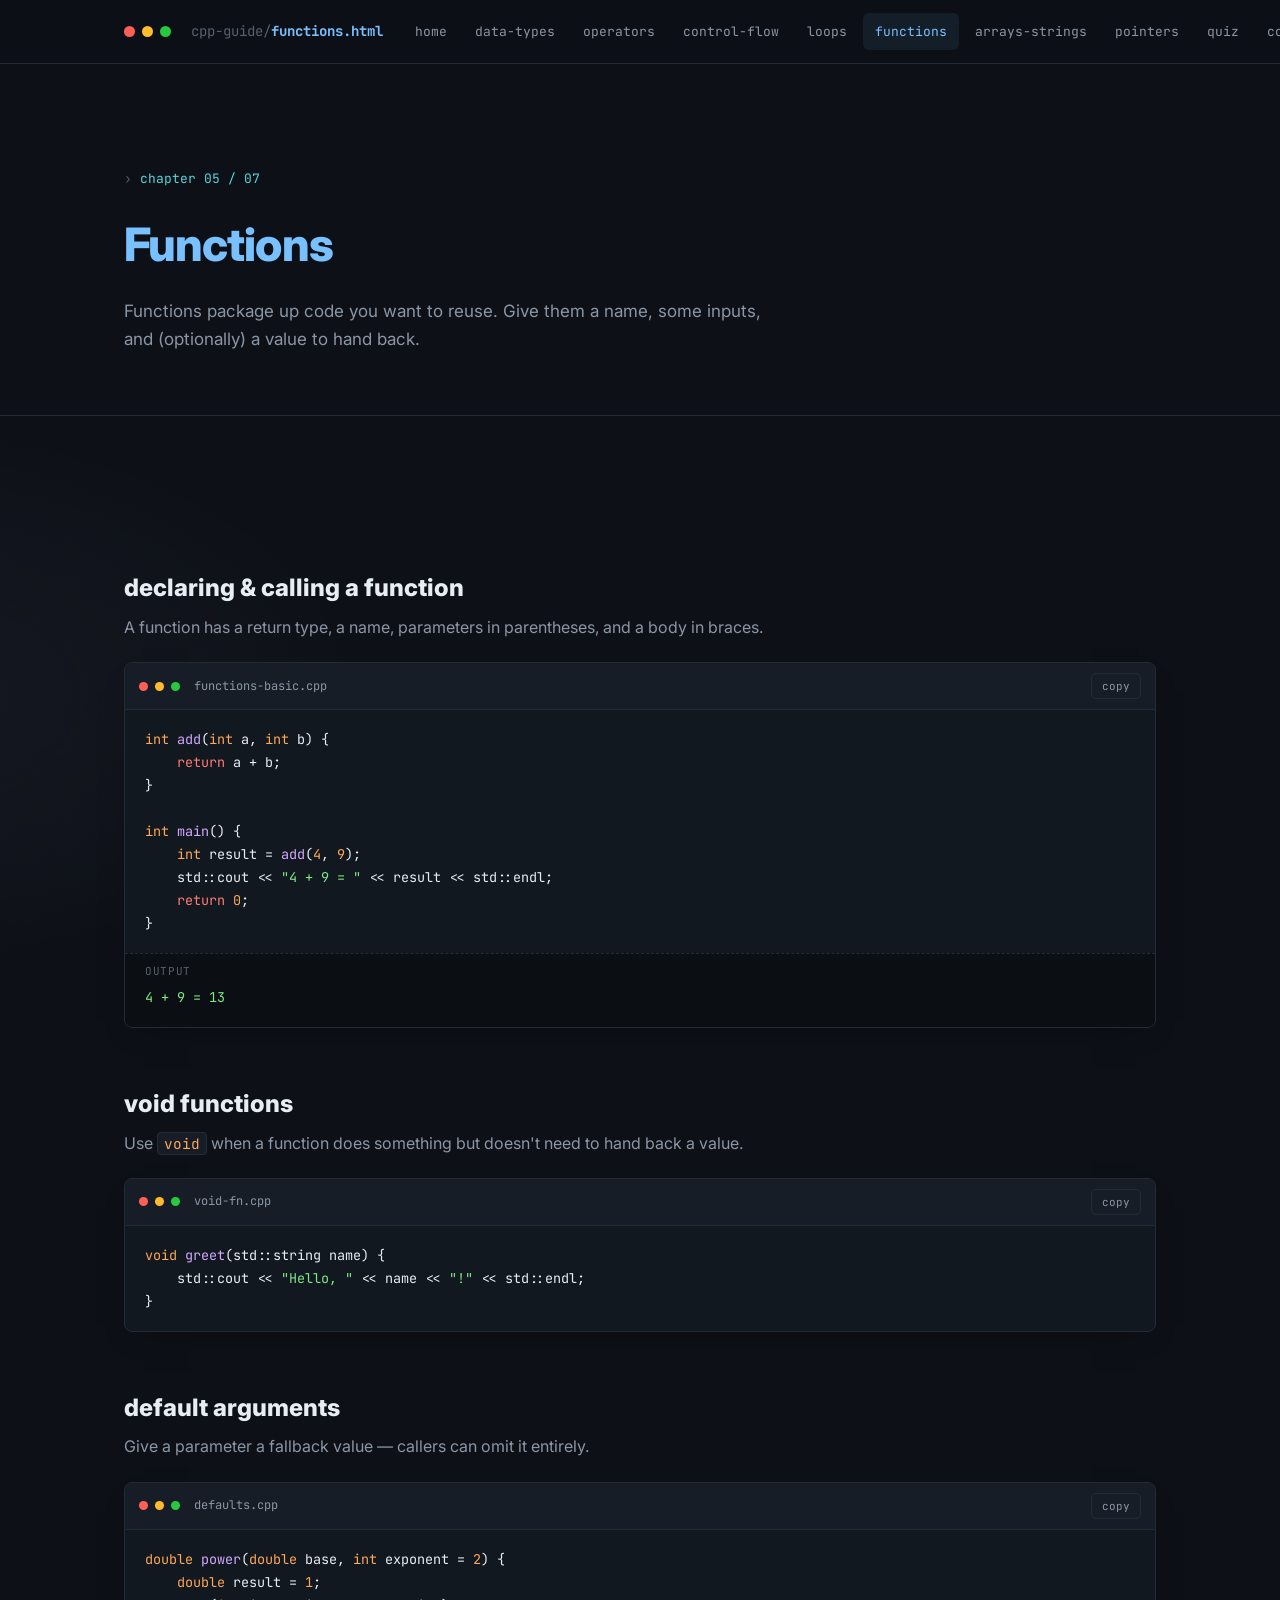
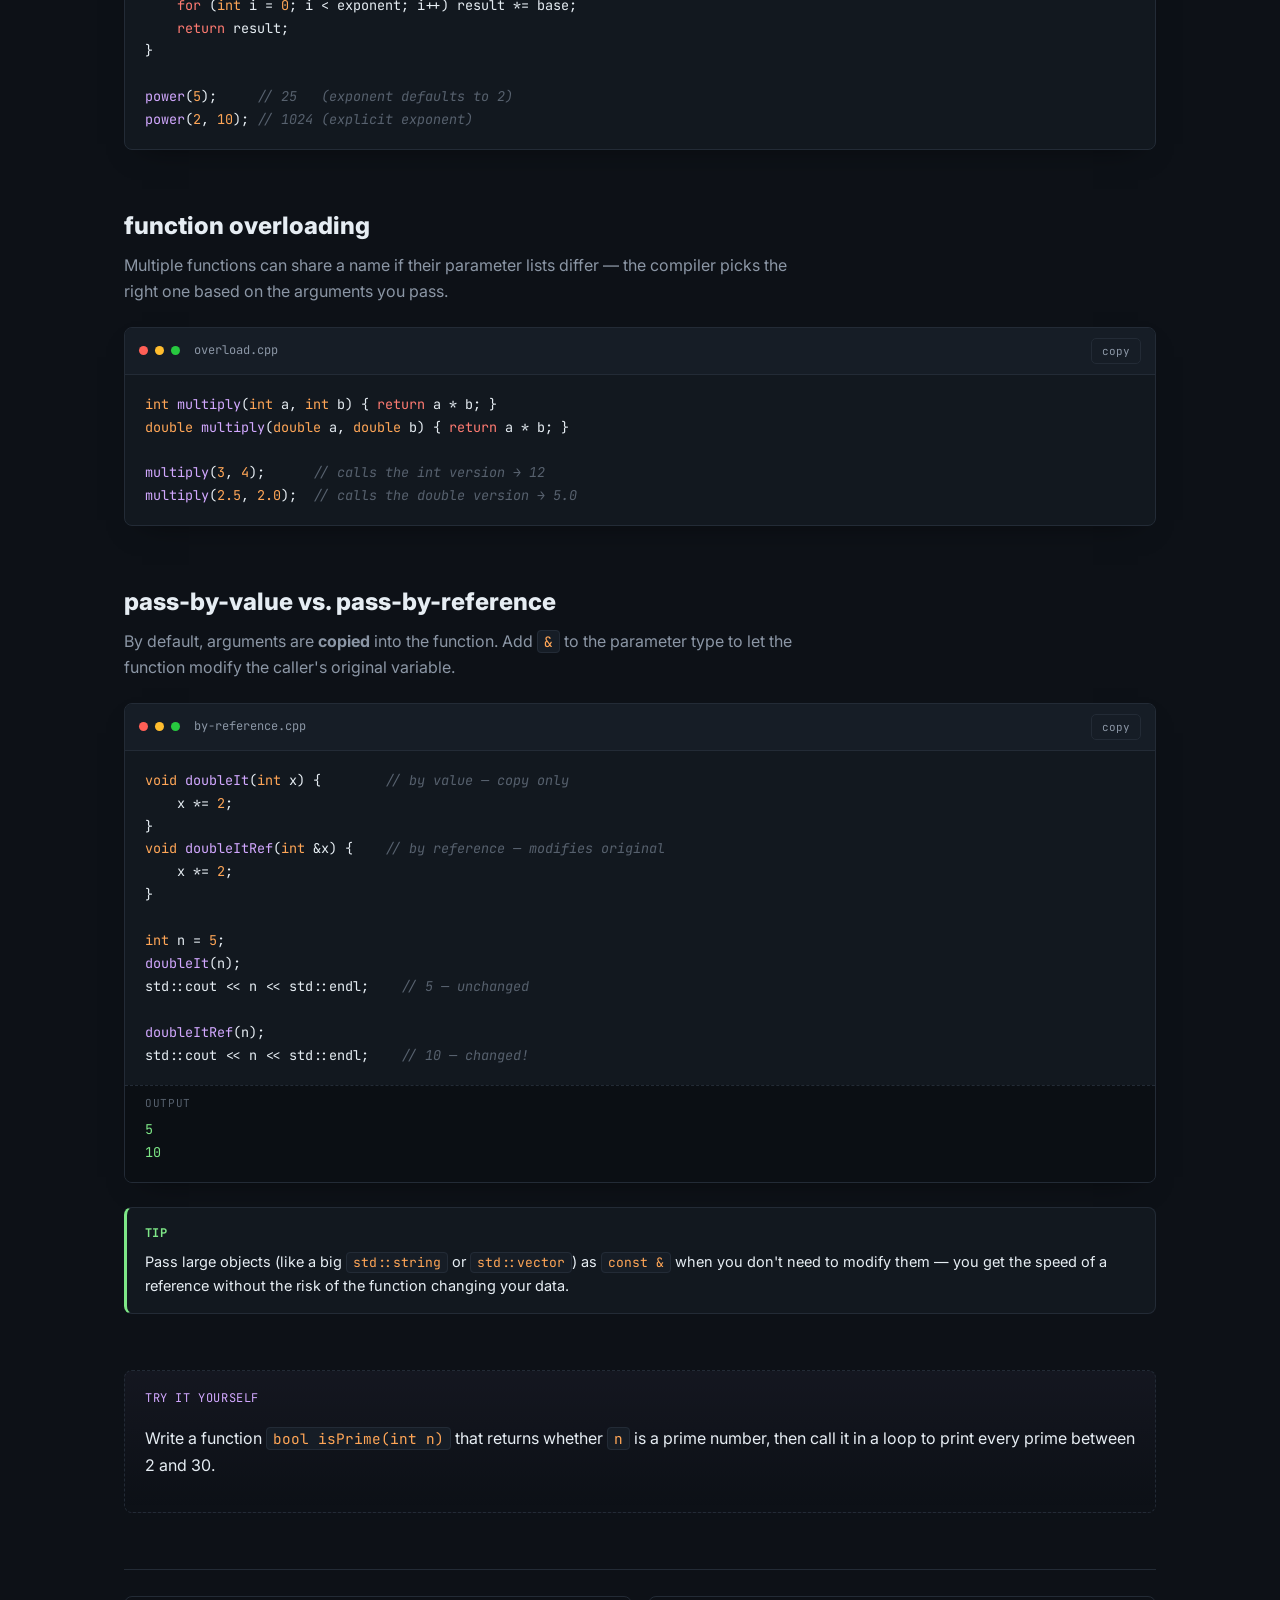
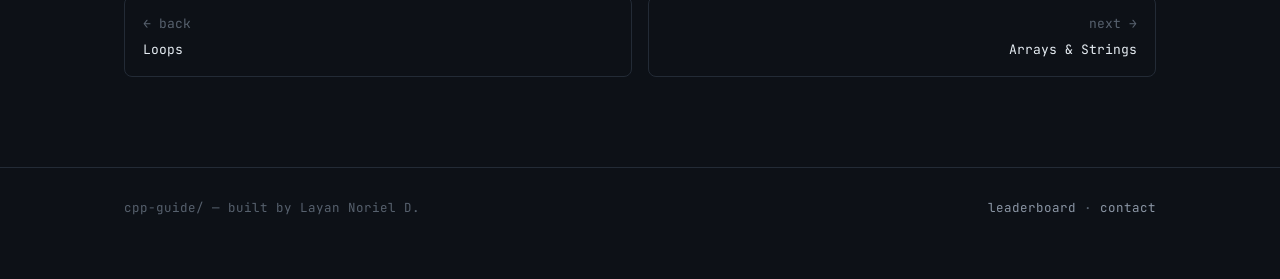
<file: functions.html>
<!DOCTYPE html>
<html lang="en">
<head>
<meta charset="UTF-8">
<meta name="viewport" content="width=device-width, initial-scale=1.0">
<title>Functions — C++ Learning Guide</title>
<meta name="description" content="C++ functions: declaring, calling, parameters, return values, overloading, default arguments, and pass-by-reference.">
<link rel="stylesheet" href="style.css">
</head>
<body>

<header class="titlebar">
  <div class="wrap">
    <div class="dots"><span></span><span></span><span></span></div>
    <a class="brand" href="index.html"><span class="path">cpp-guide/</span><span class="file">functions.html</span></a>
    <button class="navtoggle" aria-label="toggle menu">☰</button>
    <nav class="navlinks">
      <a href="index.html">home</a>
      <a href="data-types.html">data-types</a>
      <a href="operators.html">operators</a>
      <a href="control-flow.html">control-flow</a>
      <a href="loops.html">loops</a>
      <a href="functions.html">functions</a>
      <a href="arrays-strings.html">arrays-strings</a>
      <a href="pointers.html">pointers</a>
      <a href="quiz.html">quiz</a>
      <a href="contact.html">contact</a>
    </nav>
  </div>
</header>

<section class="hero" style="padding:48px 0 36px;">
  <div class="wrap">
    <div class="eyebrow">chapter 05 / 07</div>
    <h1><span class="accent">Functions</span></h1>
    <p class="lede">Functions package up code you want to reuse. Give them a name, some inputs, and (optionally) a value to hand back.</p>
  </div>
</section>

<main>
  <div class="wrap">

    <section>
      <h2>declaring &amp; calling a function</h2>
      <p class="deck">A function has a return type, a name, parameters in parentheses, and a body in braces.</p>
      <div class="code-window">
        <div class="cw-head"><div class="dots cw-dots"><span></span><span></span><span></span></div><span class="fname">functions-basic.cpp</span><button class="copy-btn">copy</button></div>
        <pre><code><span class="tk-type">int</span> <span class="tk-fn">add</span>(<span class="tk-type">int</span> a, <span class="tk-type">int</span> b) {
    <span class="tk-kw">return</span> a + b;
}

<span class="tk-type">int</span> <span class="tk-fn">main</span>() {
    <span class="tk-type">int</span> result = <span class="tk-fn">add</span>(<span class="tk-num">4</span>, <span class="tk-num">9</span>);
    std::cout &lt;&lt; <span class="tk-str">"4 + 9 = "</span> &lt;&lt; result &lt;&lt; std::endl;
    <span class="tk-kw">return</span> <span class="tk-num">0</span>;
}</code></pre>
        <div class="cw-output"><div class="cw-label">output</div><pre><code>4 + 9 = 13</code></pre></div>
      </div>
    </section>

    <section>
      <h2>void functions</h2>
      <p class="deck">Use <code>void</code> when a function does something but doesn't need to hand back a value.</p>
      <div class="code-window">
        <div class="cw-head"><div class="dots cw-dots"><span></span><span></span><span></span></div><span class="fname">void-fn.cpp</span><button class="copy-btn">copy</button></div>
        <pre><code><span class="tk-type">void</span> <span class="tk-fn">greet</span>(std::string name) {
    std::cout &lt;&lt; <span class="tk-str">"Hello, "</span> &lt;&lt; name &lt;&lt; <span class="tk-str">"!"</span> &lt;&lt; std::endl;
}</code></pre>
      </div>
    </section>

    <section>
      <h2>default arguments</h2>
      <p class="deck">Give a parameter a fallback value — callers can omit it entirely.</p>
      <div class="code-window">
        <div class="cw-head"><div class="dots cw-dots"><span></span><span></span><span></span></div><span class="fname">defaults.cpp</span><button class="copy-btn">copy</button></div>
        <pre><code><span class="tk-type">double</span> <span class="tk-fn">power</span>(<span class="tk-type">double</span> base, <span class="tk-type">int</span> exponent = <span class="tk-num">2</span>) {
    <span class="tk-type">double</span> result = <span class="tk-num">1</span>;
    <span class="tk-kw">for</span> (<span class="tk-type">int</span> i = <span class="tk-num">0</span>; i &lt; exponent; i++) result *= base;
    <span class="tk-kw">return</span> result;
}

<span class="tk-fn">power</span>(<span class="tk-num">5</span>);     <span class="tk-com">// 25   (exponent defaults to 2)</span>
<span class="tk-fn">power</span>(<span class="tk-num">2</span>, <span class="tk-num">10</span>); <span class="tk-com">// 1024 (explicit exponent)</span></code></pre>
      </div>
    </section>

    <section>
      <h2>function overloading</h2>
      <p class="deck">Multiple functions can share a name if their parameter lists differ — the compiler picks the right one based on the arguments you pass.</p>
      <div class="code-window">
        <div class="cw-head"><div class="dots cw-dots"><span></span><span></span><span></span></div><span class="fname">overload.cpp</span><button class="copy-btn">copy</button></div>
        <pre><code><span class="tk-type">int</span> <span class="tk-fn">multiply</span>(<span class="tk-type">int</span> a, <span class="tk-type">int</span> b) { <span class="tk-kw">return</span> a * b; }
<span class="tk-type">double</span> <span class="tk-fn">multiply</span>(<span class="tk-type">double</span> a, <span class="tk-type">double</span> b) { <span class="tk-kw">return</span> a * b; }

<span class="tk-fn">multiply</span>(<span class="tk-num">3</span>, <span class="tk-num">4</span>);      <span class="tk-com">// calls the int version → 12</span>
<span class="tk-fn">multiply</span>(<span class="tk-num">2.5</span>, <span class="tk-num">2.0</span>);  <span class="tk-com">// calls the double version → 5.0</span></code></pre>
      </div>
    </section>

    <section>
      <h2>pass-by-value vs. pass-by-reference</h2>
      <p class="deck">By default, arguments are <strong>copied</strong> into the function. Add <code>&amp;</code> to the parameter type to let the function modify the caller's original variable.</p>
      <div class="code-window">
        <div class="cw-head"><div class="dots cw-dots"><span></span><span></span><span></span></div><span class="fname">by-reference.cpp</span><button class="copy-btn">copy</button></div>
        <pre><code><span class="tk-type">void</span> <span class="tk-fn">doubleIt</span>(<span class="tk-type">int</span> x) {        <span class="tk-com">// by value — copy only</span>
    x *= <span class="tk-num">2</span>;
}
<span class="tk-type">void</span> <span class="tk-fn">doubleItRef</span>(<span class="tk-type">int</span> &amp;x) {    <span class="tk-com">// by reference — modifies original</span>
    x *= <span class="tk-num">2</span>;
}

<span class="tk-type">int</span> n = <span class="tk-num">5</span>;
<span class="tk-fn">doubleIt</span>(n);
std::cout &lt;&lt; n &lt;&lt; std::endl;    <span class="tk-com">// 5 — unchanged</span>

<span class="tk-fn">doubleItRef</span>(n);
std::cout &lt;&lt; n &lt;&lt; std::endl;    <span class="tk-com">// 10 — changed!</span></code></pre>
        <div class="cw-output"><div class="cw-label">output</div><pre><code>5
10</code></pre></div>
      </div>
      <div class="note note-tip">
        <div class="note-head">tip</div>
        Pass large objects (like a big <code>std::string</code> or <code>std::vector</code>) as <code>const &amp;</code> when you don't need to modify them — you get the speed of a reference without the risk of the function changing your data.
      </div>
    </section>

    <section class="exercise">
      <div class="ex-head">try it yourself</div>
      <p>Write a function <code>bool isPrime(int n)</code> that returns whether <code>n</code> is a prime number, then call it in a loop to print every prime between 2 and 30.</p>
    </section>

  </div>

  <div class="wrap">
    <div class="pager">
      <a href="loops.html"><span class="dir">← back</span>Loops</a>
      <a class="next" href="arrays-strings.html"><span class="dir">next →</span>Arrays &amp; Strings</a>
    </div>
  </div>
</main>

<footer>
  <div class="wrap" style="display:flex; justify-content:space-between; width:100%; flex-wrap:wrap; gap:10px;">
    <span>cpp-guide/ — built by Layan Noriel D.</span>
    <span><a href="leaderboard.php">leaderboard</a> · <a href="contact.html">contact</a></span>
  </div>
</footer>

<script src="script.js"></script>
</body>
</html>
</file>
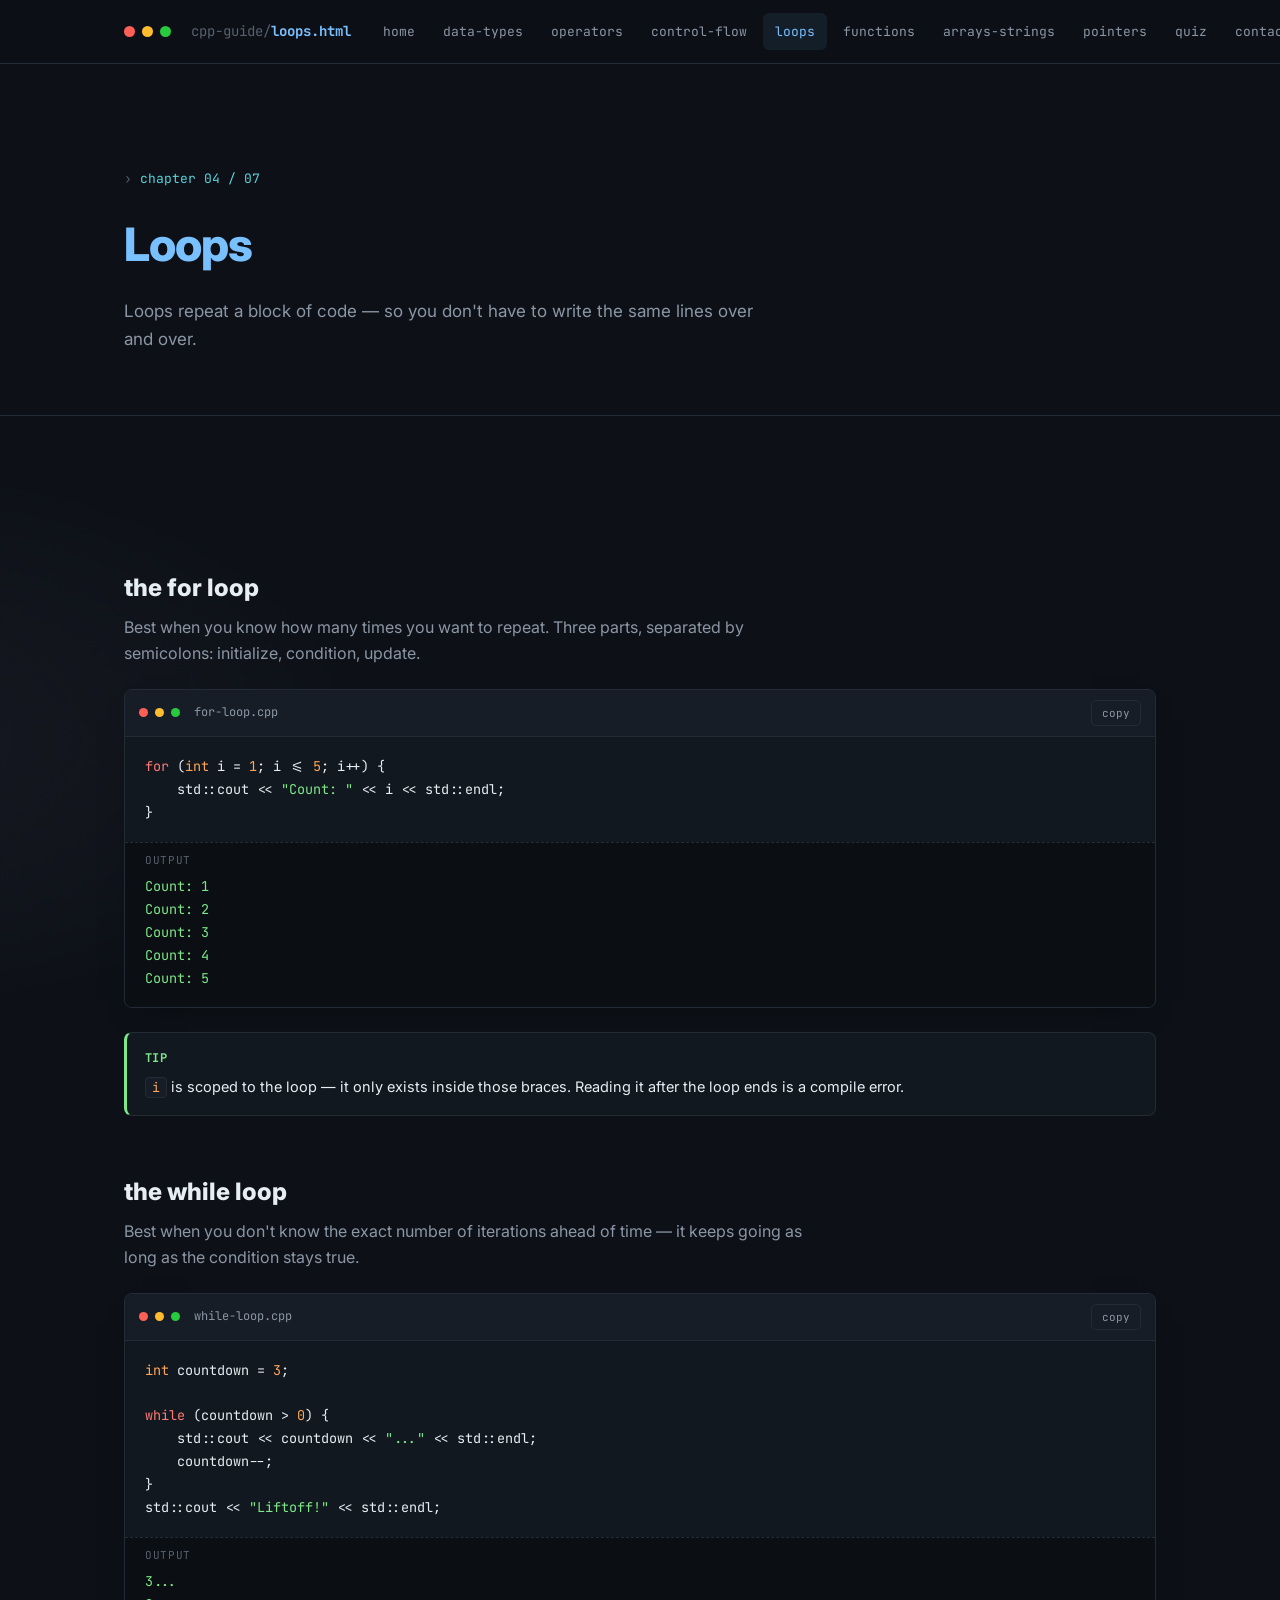
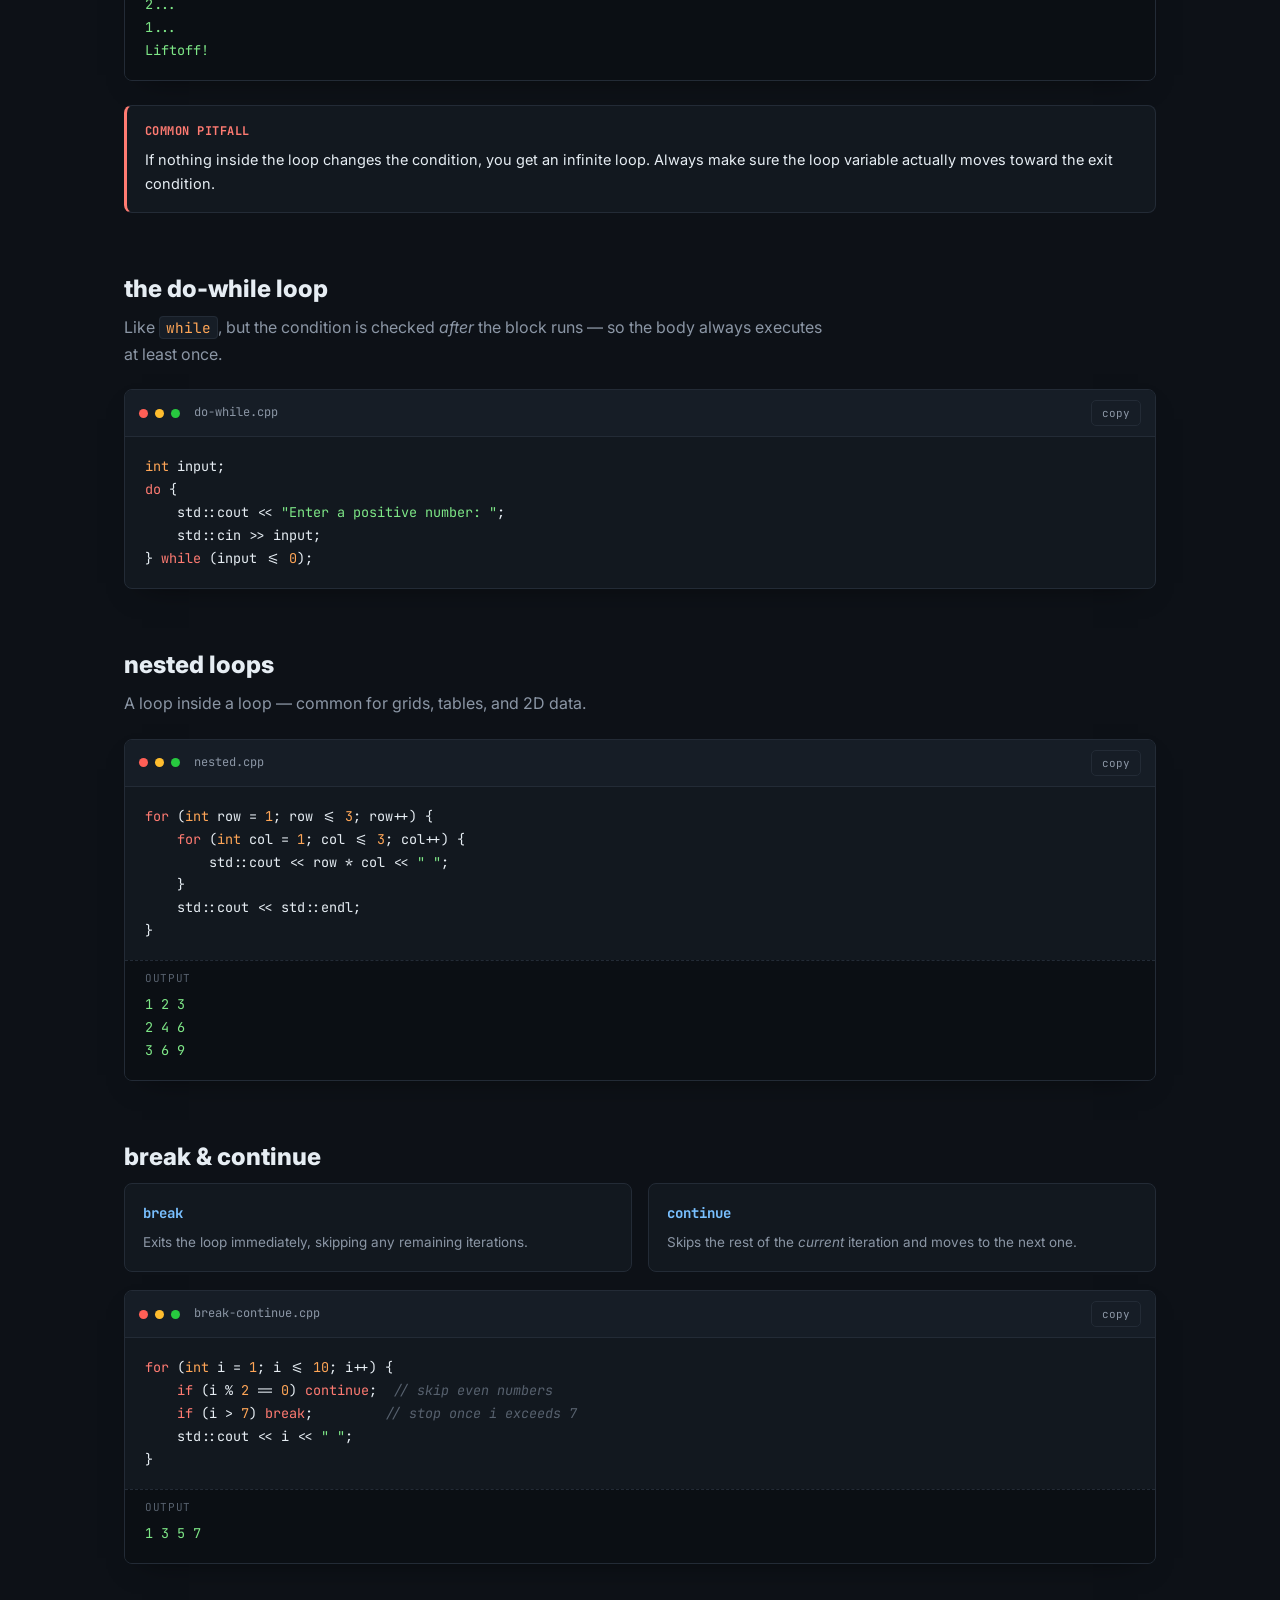
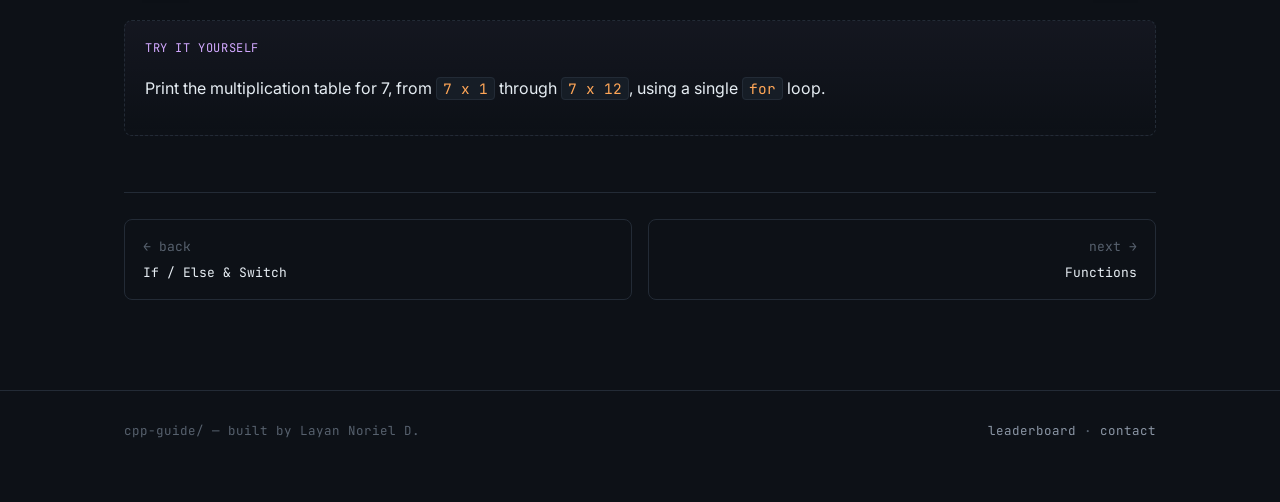
<file: loops.html>
<!DOCTYPE html>
<html lang="en">
<head>
<meta charset="UTF-8">
<meta name="viewport" content="width=device-width, initial-scale=1.0">
<title>Loops — C++ Learning Guide</title>
<meta name="description" content="C++ loops: for, while, do-while, nested loops, and break/continue.">
<link rel="stylesheet" href="style.css">
</head>
<body>

<header class="titlebar">
  <div class="wrap">
    <div class="dots"><span></span><span></span><span></span></div>
    <a class="brand" href="index.html"><span class="path">cpp-guide/</span><span class="file">loops.html</span></a>
    <button class="navtoggle" aria-label="toggle menu">☰</button>
    <nav class="navlinks">
      <a href="index.html">home</a>
      <a href="data-types.html">data-types</a>
      <a href="operators.html">operators</a>
      <a href="control-flow.html">control-flow</a>
      <a href="loops.html">loops</a>
      <a href="functions.html">functions</a>
      <a href="arrays-strings.html">arrays-strings</a>
      <a href="pointers.html">pointers</a>
      <a href="quiz.html">quiz</a>
      <a href="contact.html">contact</a>
    </nav>
  </div>
</header>

<section class="hero" style="padding:48px 0 36px;">
  <div class="wrap">
    <div class="eyebrow">chapter 04 / 07</div>
    <h1><span class="accent">Loops</span></h1>
    <p class="lede">Loops repeat a block of code — so you don't have to write the same lines over and over.</p>
  </div>
</section>

<main>
  <div class="wrap">

    <section>
      <h2>the for loop</h2>
      <p class="deck">Best when you know how many times you want to repeat. Three parts, separated by semicolons: initialize, condition, update.</p>
      <div class="code-window">
        <div class="cw-head"><div class="dots cw-dots"><span></span><span></span><span></span></div><span class="fname">for-loop.cpp</span><button class="copy-btn">copy</button></div>
        <pre><code><span class="tk-kw">for</span> (<span class="tk-type">int</span> i = <span class="tk-num">1</span>; i &lt;= <span class="tk-num">5</span>; i++) {
    std::cout &lt;&lt; <span class="tk-str">"Count: "</span> &lt;&lt; i &lt;&lt; std::endl;
}</code></pre>
        <div class="cw-output"><div class="cw-label">output</div><pre><code>Count: 1
Count: 2
Count: 3
Count: 4
Count: 5</code></pre></div>
      </div>
      <div class="note note-tip">
        <div class="note-head">tip</div>
        <code>i</code> is scoped to the loop — it only exists inside those braces. Reading it after the loop ends is a compile error.
      </div>
    </section>

    <section>
      <h2>the while loop</h2>
      <p class="deck">Best when you don't know the exact number of iterations ahead of time — it keeps going as long as the condition stays true.</p>
      <div class="code-window">
        <div class="cw-head"><div class="dots cw-dots"><span></span><span></span><span></span></div><span class="fname">while-loop.cpp</span><button class="copy-btn">copy</button></div>
        <pre><code><span class="tk-type">int</span> countdown = <span class="tk-num">3</span>;

<span class="tk-kw">while</span> (countdown &gt; <span class="tk-num">0</span>) {
    std::cout &lt;&lt; countdown &lt;&lt; <span class="tk-str">"..."</span> &lt;&lt; std::endl;
    countdown--;
}
std::cout &lt;&lt; <span class="tk-str">"Liftoff!"</span> &lt;&lt; std::endl;</code></pre>
        <div class="cw-output"><div class="cw-label">output</div><pre><code>3...
2...
1...
Liftoff!</code></pre></div>
      </div>
      <div class="note note-pitfall">
        <div class="note-head">common pitfall</div>
        If nothing inside the loop changes the condition, you get an infinite loop. Always make sure the loop variable actually moves toward the exit condition.
      </div>
    </section>

    <section>
      <h2>the do-while loop</h2>
      <p class="deck">Like <code>while</code>, but the condition is checked <em>after</em> the block runs — so the body always executes at least once.</p>
      <div class="code-window">
        <div class="cw-head"><div class="dots cw-dots"><span></span><span></span><span></span></div><span class="fname">do-while.cpp</span><button class="copy-btn">copy</button></div>
        <pre><code><span class="tk-type">int</span> input;
<span class="tk-kw">do</span> {
    std::cout &lt;&lt; <span class="tk-str">"Enter a positive number: "</span>;
    std::cin &gt;&gt; input;
} <span class="tk-kw">while</span> (input &lt;= <span class="tk-num">0</span>);</code></pre>
      </div>
    </section>

    <section>
      <h2>nested loops</h2>
      <p class="deck">A loop inside a loop — common for grids, tables, and 2D data.</p>
      <div class="code-window">
        <div class="cw-head"><div class="dots cw-dots"><span></span><span></span><span></span></div><span class="fname">nested.cpp</span><button class="copy-btn">copy</button></div>
        <pre><code><span class="tk-kw">for</span> (<span class="tk-type">int</span> row = <span class="tk-num">1</span>; row &lt;= <span class="tk-num">3</span>; row++) {
    <span class="tk-kw">for</span> (<span class="tk-type">int</span> col = <span class="tk-num">1</span>; col &lt;= <span class="tk-num">3</span>; col++) {
        std::cout &lt;&lt; row * col &lt;&lt; <span class="tk-str">" "</span>;
    }
    std::cout &lt;&lt; std::endl;
}</code></pre>
        <div class="cw-output"><div class="cw-label">output</div><pre><code>1 2 3
2 4 6
3 6 9</code></pre></div>
      </div>
    </section>

    <section>
      <h2>break &amp; continue</h2>
      <div class="grid grid-2">
        <div class="card">
          <h4>break</h4>
          <p>Exits the loop immediately, skipping any remaining iterations.</p>
        </div>
        <div class="card">
          <h4>continue</h4>
          <p>Skips the rest of the <em>current</em> iteration and moves to the next one.</p>
        </div>
      </div>
      <div class="code-window">
        <div class="cw-head"><div class="dots cw-dots"><span></span><span></span><span></span></div><span class="fname">break-continue.cpp</span><button class="copy-btn">copy</button></div>
        <pre><code><span class="tk-kw">for</span> (<span class="tk-type">int</span> i = <span class="tk-num">1</span>; i &lt;= <span class="tk-num">10</span>; i++) {
    <span class="tk-kw">if</span> (i % <span class="tk-num">2</span> == <span class="tk-num">0</span>) <span class="tk-kw">continue</span>;  <span class="tk-com">// skip even numbers</span>
    <span class="tk-kw">if</span> (i &gt; <span class="tk-num">7</span>) <span class="tk-kw">break</span>;         <span class="tk-com">// stop once i exceeds 7</span>
    std::cout &lt;&lt; i &lt;&lt; <span class="tk-str">" "</span>;
}</code></pre>
        <div class="cw-output"><div class="cw-label">output</div><pre><code>1 3 5 7</code></pre></div>
      </div>
    </section>

    <section class="exercise">
      <div class="ex-head">try it yourself</div>
      <p>Print the multiplication table for 7, from <code>7 x 1</code> through <code>7 x 12</code>, using a single <code>for</code> loop.</p>
    </section>

  </div>

  <div class="wrap">
    <div class="pager">
      <a href="control-flow.html"><span class="dir">← back</span>If / Else &amp; Switch</a>
      <a class="next" href="functions.html"><span class="dir">next →</span>Functions</a>
    </div>
  </div>
</main>

<footer>
  <div class="wrap" style="display:flex; justify-content:space-between; width:100%; flex-wrap:wrap; gap:10px;">
    <span>cpp-guide/ — built by Layan Noriel D.</span>
    <span><a href="leaderboard.php">leaderboard</a> · <a href="contact.html">contact</a></span>
  </div>
</footer>

<script src="script.js"></script>
</body>
</html>
</file>
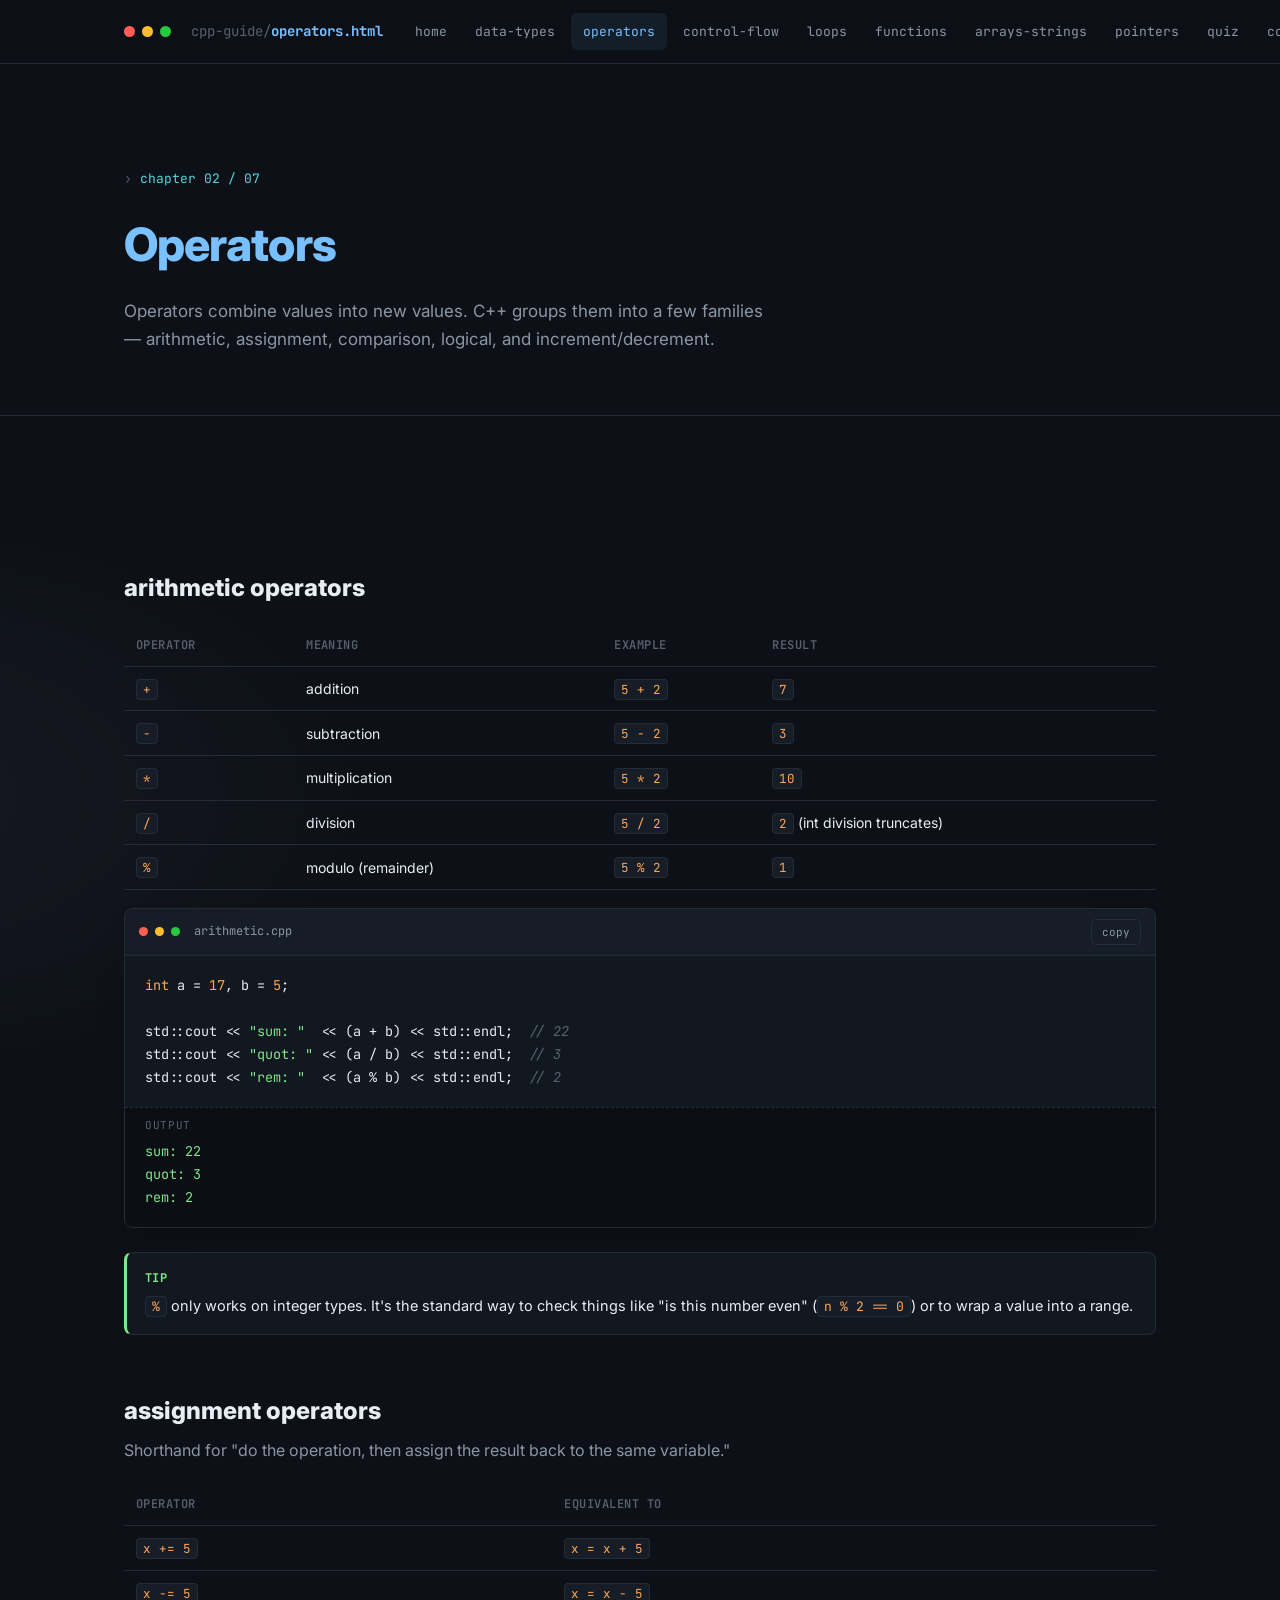
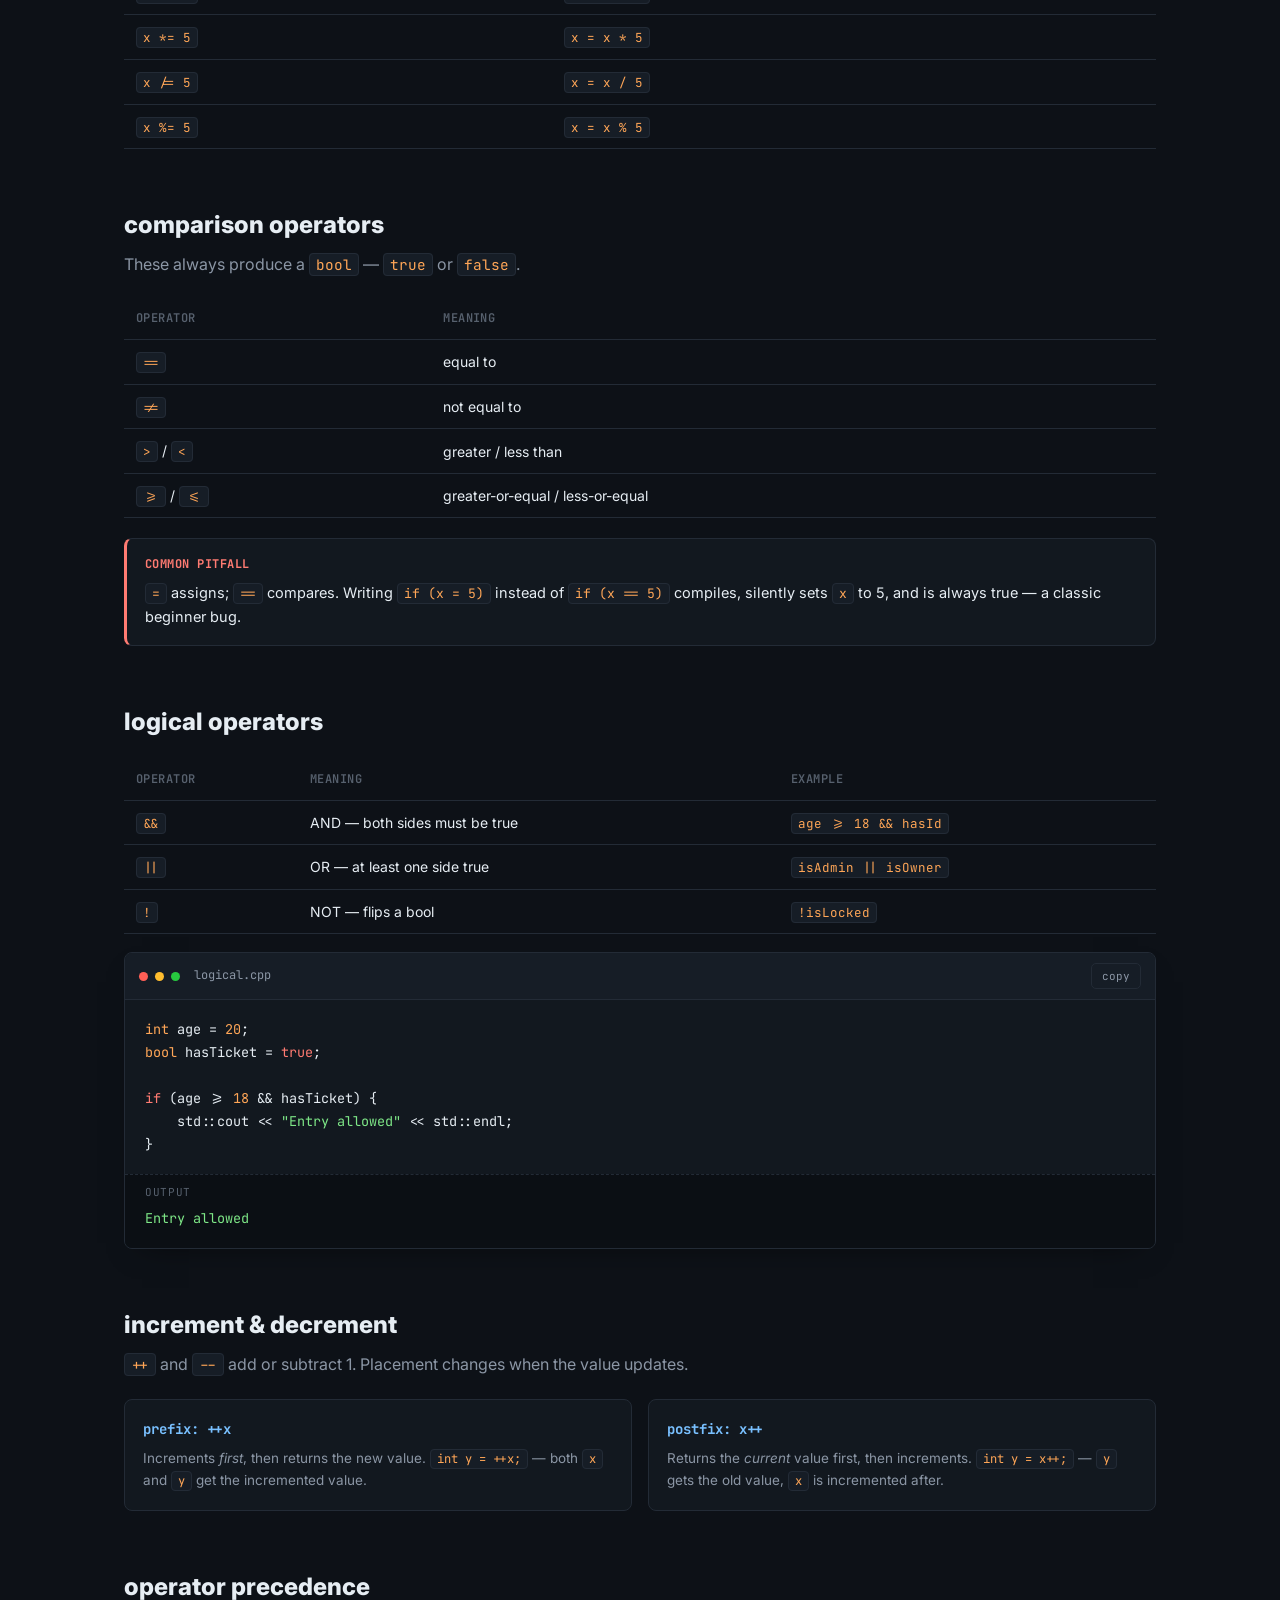
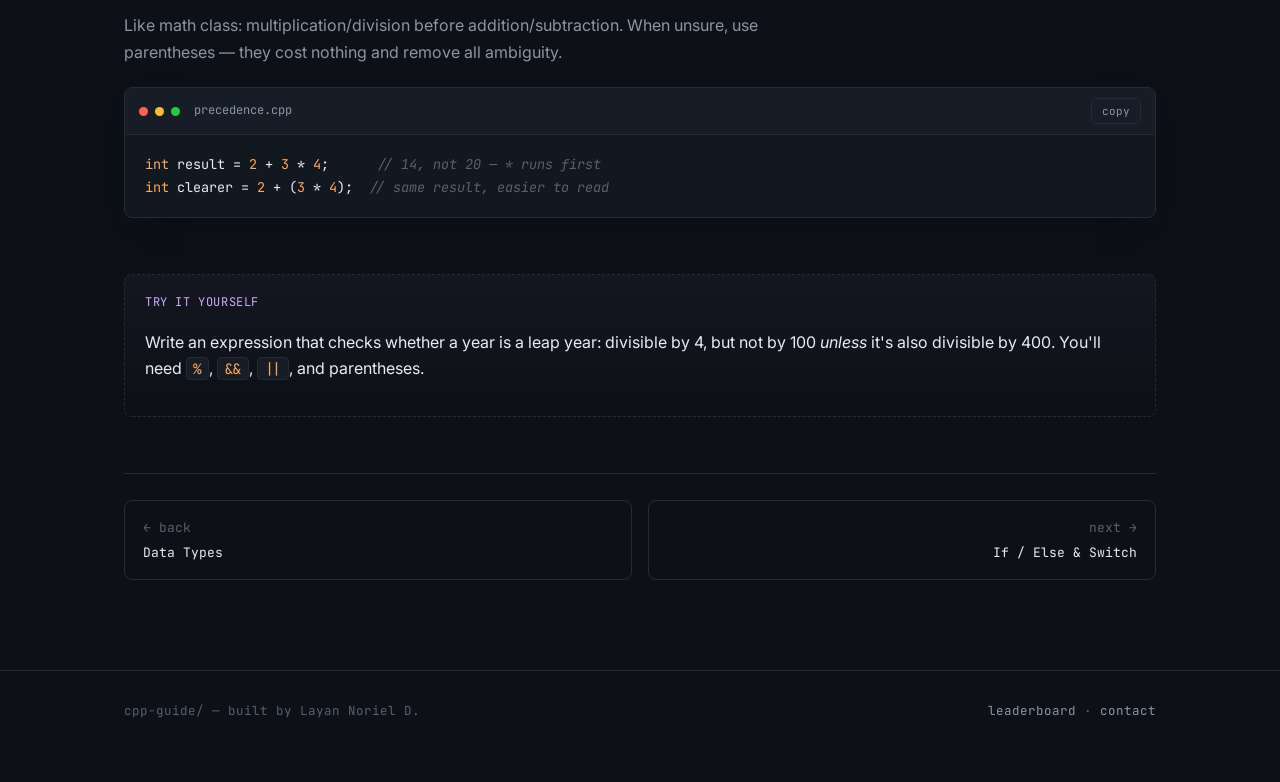
<file: operators.html>
<!DOCTYPE html>
<html lang="en">
<head>
<meta charset="UTF-8">
<meta name="viewport" content="width=device-width, initial-scale=1.0">
<title>Operators — C++ Learning Guide</title>
<meta name="description" content="C++ operators: arithmetic, assignment, comparison, logical, and increment/decrement, with precedence notes.">
<link rel="stylesheet" href="style.css">
</head>
<body>

<header class="titlebar">
  <div class="wrap">
    <div class="dots"><span></span><span></span><span></span></div>
    <a class="brand" href="index.html"><span class="path">cpp-guide/</span><span class="file">operators.html</span></a>
    <button class="navtoggle" aria-label="toggle menu">☰</button>
    <nav class="navlinks">
      <a href="index.html">home</a>
      <a href="data-types.html">data-types</a>
      <a href="operators.html">operators</a>
      <a href="control-flow.html">control-flow</a>
      <a href="loops.html">loops</a>
      <a href="functions.html">functions</a>
      <a href="arrays-strings.html">arrays-strings</a>
      <a href="pointers.html">pointers</a>
      <a href="quiz.html">quiz</a>
      <a href="contact.html">contact</a>
    </nav>
  </div>
</header>

<section class="hero" style="padding:48px 0 36px;">
  <div class="wrap">
    <div class="eyebrow">chapter 02 / 07</div>
    <h1><span class="accent">Operators</span></h1>
    <p class="lede">Operators combine values into new values. C++ groups them into a few families — arithmetic, assignment, comparison, logical, and increment/decrement.</p>
  </div>
</section>

<main>
  <div class="wrap">

    <section>
      <h2>arithmetic operators</h2>
      <table>
        <thead><tr><th>operator</th><th>meaning</th><th>example</th><th>result</th></tr></thead>
        <tbody>
          <tr><td><code>+</code></td><td>addition</td><td><code>5 + 2</code></td><td><code>7</code></td></tr>
          <tr><td><code>-</code></td><td>subtraction</td><td><code>5 - 2</code></td><td><code>3</code></td></tr>
          <tr><td><code>*</code></td><td>multiplication</td><td><code>5 * 2</code></td><td><code>10</code></td></tr>
          <tr><td><code>/</code></td><td>division</td><td><code>5 / 2</code></td><td><code>2</code> (int division truncates)</td></tr>
          <tr><td><code>%</code></td><td>modulo (remainder)</td><td><code>5 % 2</code></td><td><code>1</code></td></tr>
        </tbody>
      </table>

      <div class="code-window">
        <div class="cw-head"><div class="dots cw-dots"><span></span><span></span><span></span></div><span class="fname">arithmetic.cpp</span><button class="copy-btn">copy</button></div>
        <pre><code><span class="tk-type">int</span> a = <span class="tk-num">17</span>, b = <span class="tk-num">5</span>;

std::cout &lt;&lt; <span class="tk-str">"sum: "</span>  &lt;&lt; (a + b) &lt;&lt; std::endl;  <span class="tk-com">// 22</span>
std::cout &lt;&lt; <span class="tk-str">"quot: "</span> &lt;&lt; (a / b) &lt;&lt; std::endl;  <span class="tk-com">// 3</span>
std::cout &lt;&lt; <span class="tk-str">"rem: "</span>  &lt;&lt; (a % b) &lt;&lt; std::endl;  <span class="tk-com">// 2</span></code></pre>
        <div class="cw-output"><div class="cw-label">output</div><pre><code>sum: 22
quot: 3
rem: 2</code></pre></div>
      </div>

      <div class="note note-tip">
        <div class="note-head">tip</div>
        <code>%</code> only works on integer types. It's the standard way to check things like "is this number even" (<code>n % 2 == 0</code>) or to wrap a value into a range.
      </div>
    </section>

    <section>
      <h2>assignment operators</h2>
      <p class="deck">Shorthand for "do the operation, then assign the result back to the same variable."</p>
      <table>
        <thead><tr><th>operator</th><th>equivalent to</th></tr></thead>
        <tbody>
          <tr><td><code>x += 5</code></td><td><code>x = x + 5</code></td></tr>
          <tr><td><code>x -= 5</code></td><td><code>x = x - 5</code></td></tr>
          <tr><td><code>x *= 5</code></td><td><code>x = x * 5</code></td></tr>
          <tr><td><code>x /= 5</code></td><td><code>x = x / 5</code></td></tr>
          <tr><td><code>x %= 5</code></td><td><code>x = x % 5</code></td></tr>
        </tbody>
      </table>
    </section>

    <section>
      <h2>comparison operators</h2>
      <p class="deck">These always produce a <code>bool</code> — <code>true</code> or <code>false</code>.</p>
      <table>
        <thead><tr><th>operator</th><th>meaning</th></tr></thead>
        <tbody>
          <tr><td><code>==</code></td><td>equal to</td></tr>
          <tr><td><code>!=</code></td><td>not equal to</td></tr>
          <tr><td><code>&gt;</code> / <code>&lt;</code></td><td>greater / less than</td></tr>
          <tr><td><code>&gt;=</code> / <code>&lt;=</code></td><td>greater-or-equal / less-or-equal</td></tr>
        </tbody>
      </table>
      <div class="note note-pitfall">
        <div class="note-head">common pitfall</div>
        <code>=</code> assigns; <code>==</code> compares. Writing <code>if (x = 5)</code> instead of <code>if (x == 5)</code> compiles, silently sets <code>x</code> to 5, and is always true — a classic beginner bug.
      </div>
    </section>

    <section>
      <h2>logical operators</h2>
      <table>
        <thead><tr><th>operator</th><th>meaning</th><th>example</th></tr></thead>
        <tbody>
          <tr><td><code>&amp;&amp;</code></td><td>AND — both sides must be true</td><td><code>age &gt;= 18 &amp;&amp; hasId</code></td></tr>
          <tr><td><code>||</code></td><td>OR — at least one side true</td><td><code>isAdmin || isOwner</code></td></tr>
          <tr><td><code>!</code></td><td>NOT — flips a bool</td><td><code>!isLocked</code></td></tr>
        </tbody>
      </table>

      <div class="code-window">
        <div class="cw-head"><div class="dots cw-dots"><span></span><span></span><span></span></div><span class="fname">logical.cpp</span><button class="copy-btn">copy</button></div>
        <pre><code><span class="tk-type">int</span> age = <span class="tk-num">20</span>;
<span class="tk-type">bool</span> hasTicket = <span class="tk-kw">true</span>;

<span class="tk-kw">if</span> (age &gt;= <span class="tk-num">18</span> &amp;&amp; hasTicket) {
    std::cout &lt;&lt; <span class="tk-str">"Entry allowed"</span> &lt;&lt; std::endl;
}</code></pre>
        <div class="cw-output"><div class="cw-label">output</div><pre><code>Entry allowed</code></pre></div>
      </div>
    </section>

    <section>
      <h2>increment &amp; decrement</h2>
      <p class="deck"><code>++</code> and <code>--</code> add or subtract 1. Placement changes when the value updates.</p>
      <div class="grid grid-2">
        <div class="card">
          <h4>prefix: ++x</h4>
          <p>Increments <em>first</em>, then returns the new value. <code>int y = ++x;</code> — both <code>x</code> and <code>y</code> get the incremented value.</p>
        </div>
        <div class="card">
          <h4>postfix: x++</h4>
          <p>Returns the <em>current</em> value first, then increments. <code>int y = x++;</code> — <code>y</code> gets the old value, <code>x</code> is incremented after.</p>
        </div>
      </div>
    </section>

    <section>
      <h2>operator precedence</h2>
      <p class="deck">Like math class: multiplication/division before addition/subtraction. When unsure, use parentheses — they cost nothing and remove all ambiguity.</p>
      <div class="code-window">
        <div class="cw-head"><div class="dots cw-dots"><span></span><span></span><span></span></div><span class="fname">precedence.cpp</span><button class="copy-btn">copy</button></div>
        <pre><code><span class="tk-type">int</span> result = <span class="tk-num">2</span> + <span class="tk-num">3</span> * <span class="tk-num">4</span>;      <span class="tk-com">// 14, not 20 — * runs first</span>
<span class="tk-type">int</span> clearer = <span class="tk-num">2</span> + (<span class="tk-num">3</span> * <span class="tk-num">4</span>);  <span class="tk-com">// same result, easier to read</span></code></pre>
      </div>
    </section>

    <section class="exercise">
      <div class="ex-head">try it yourself</div>
      <p>Write an expression that checks whether a year is a leap year: divisible by 4, but not by 100 <em>unless</em> it's also divisible by 400. You'll need <code>%</code>, <code>&amp;&amp;</code>, <code>||</code>, and parentheses.</p>
    </section>

  </div>

  <div class="wrap">
    <div class="pager">
      <a href="data-types.html"><span class="dir">← back</span>Data Types</a>
      <a class="next" href="control-flow.html"><span class="dir">next →</span>If / Else &amp; Switch</a>
    </div>
  </div>
</main>

<footer>
  <div class="wrap" style="display:flex; justify-content:space-between; width:100%; flex-wrap:wrap; gap:10px;">
    <span>cpp-guide/ — built by Layan Noriel D.</span>
    <span><a href="leaderboard.php">leaderboard</a> · <a href="contact.html">contact</a></span>
  </div>
</footer>

<script src="script.js"></script>
</body>
</html>
</file>
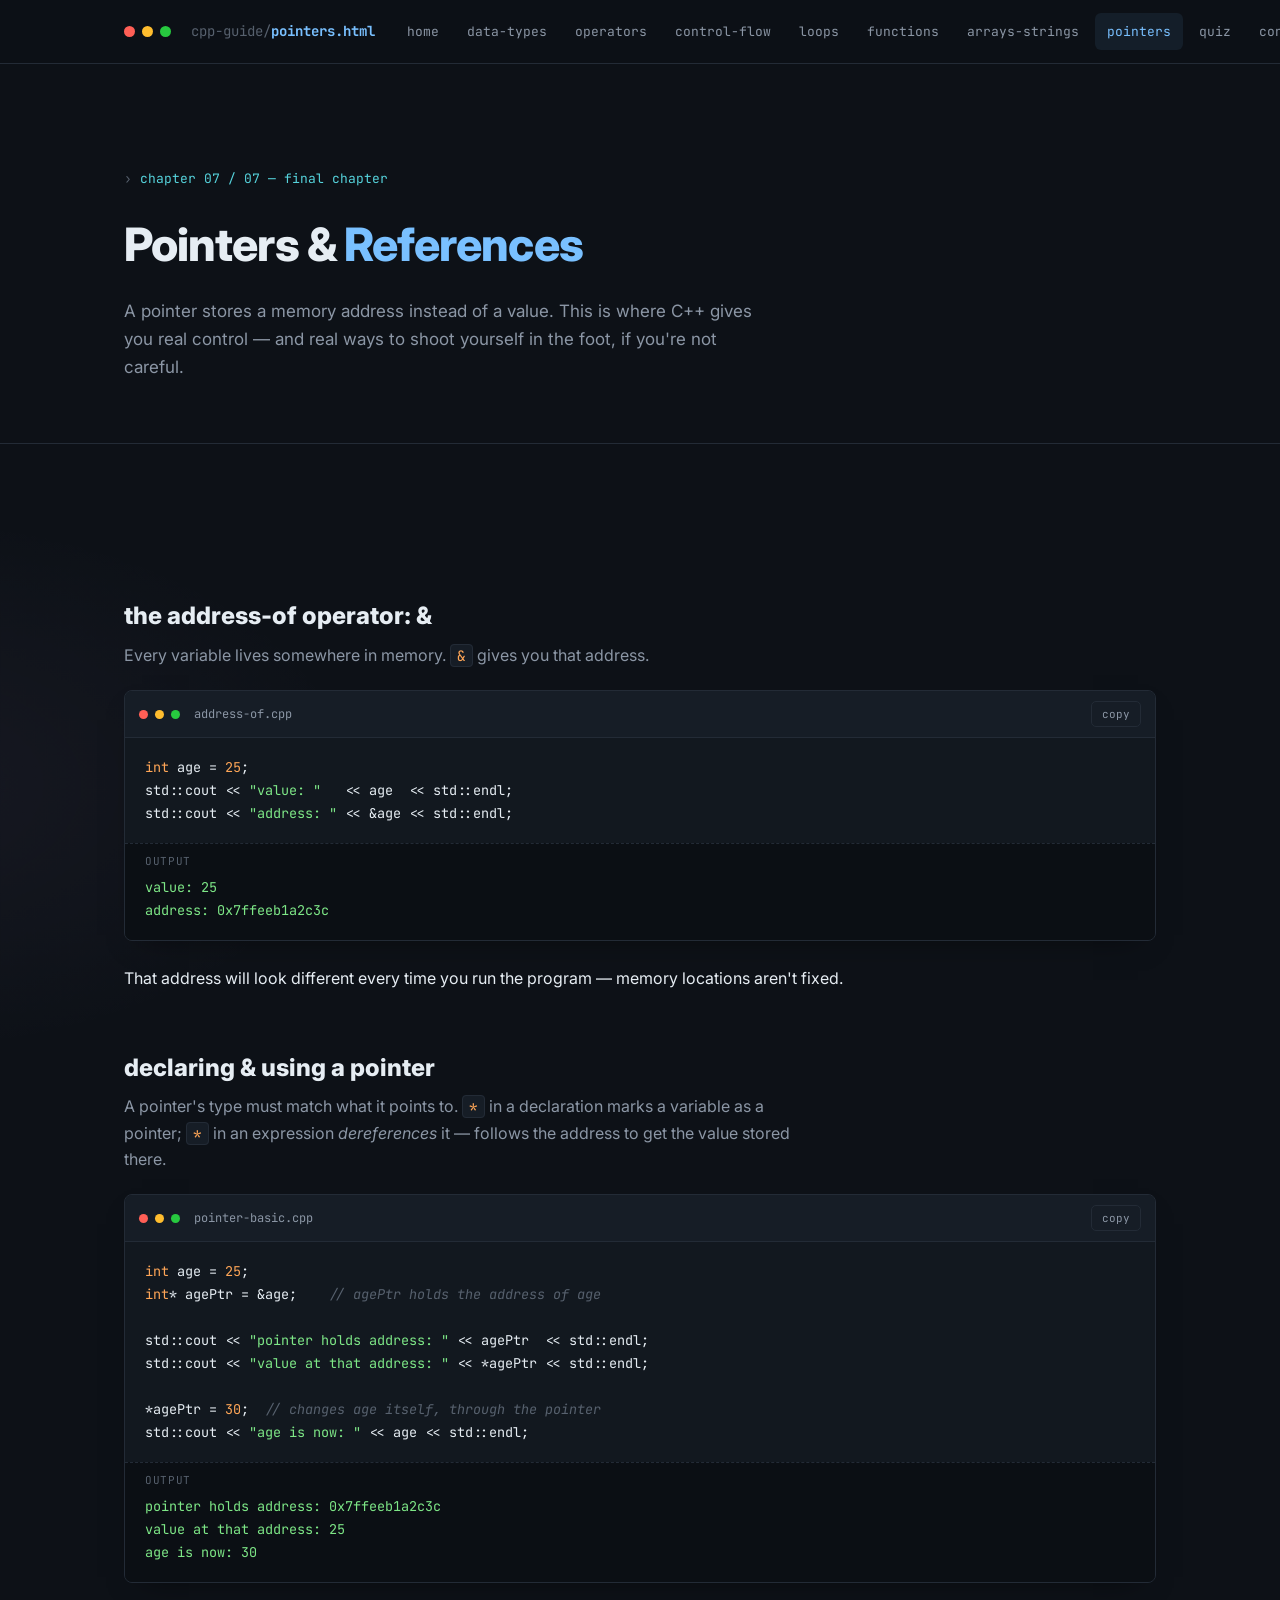
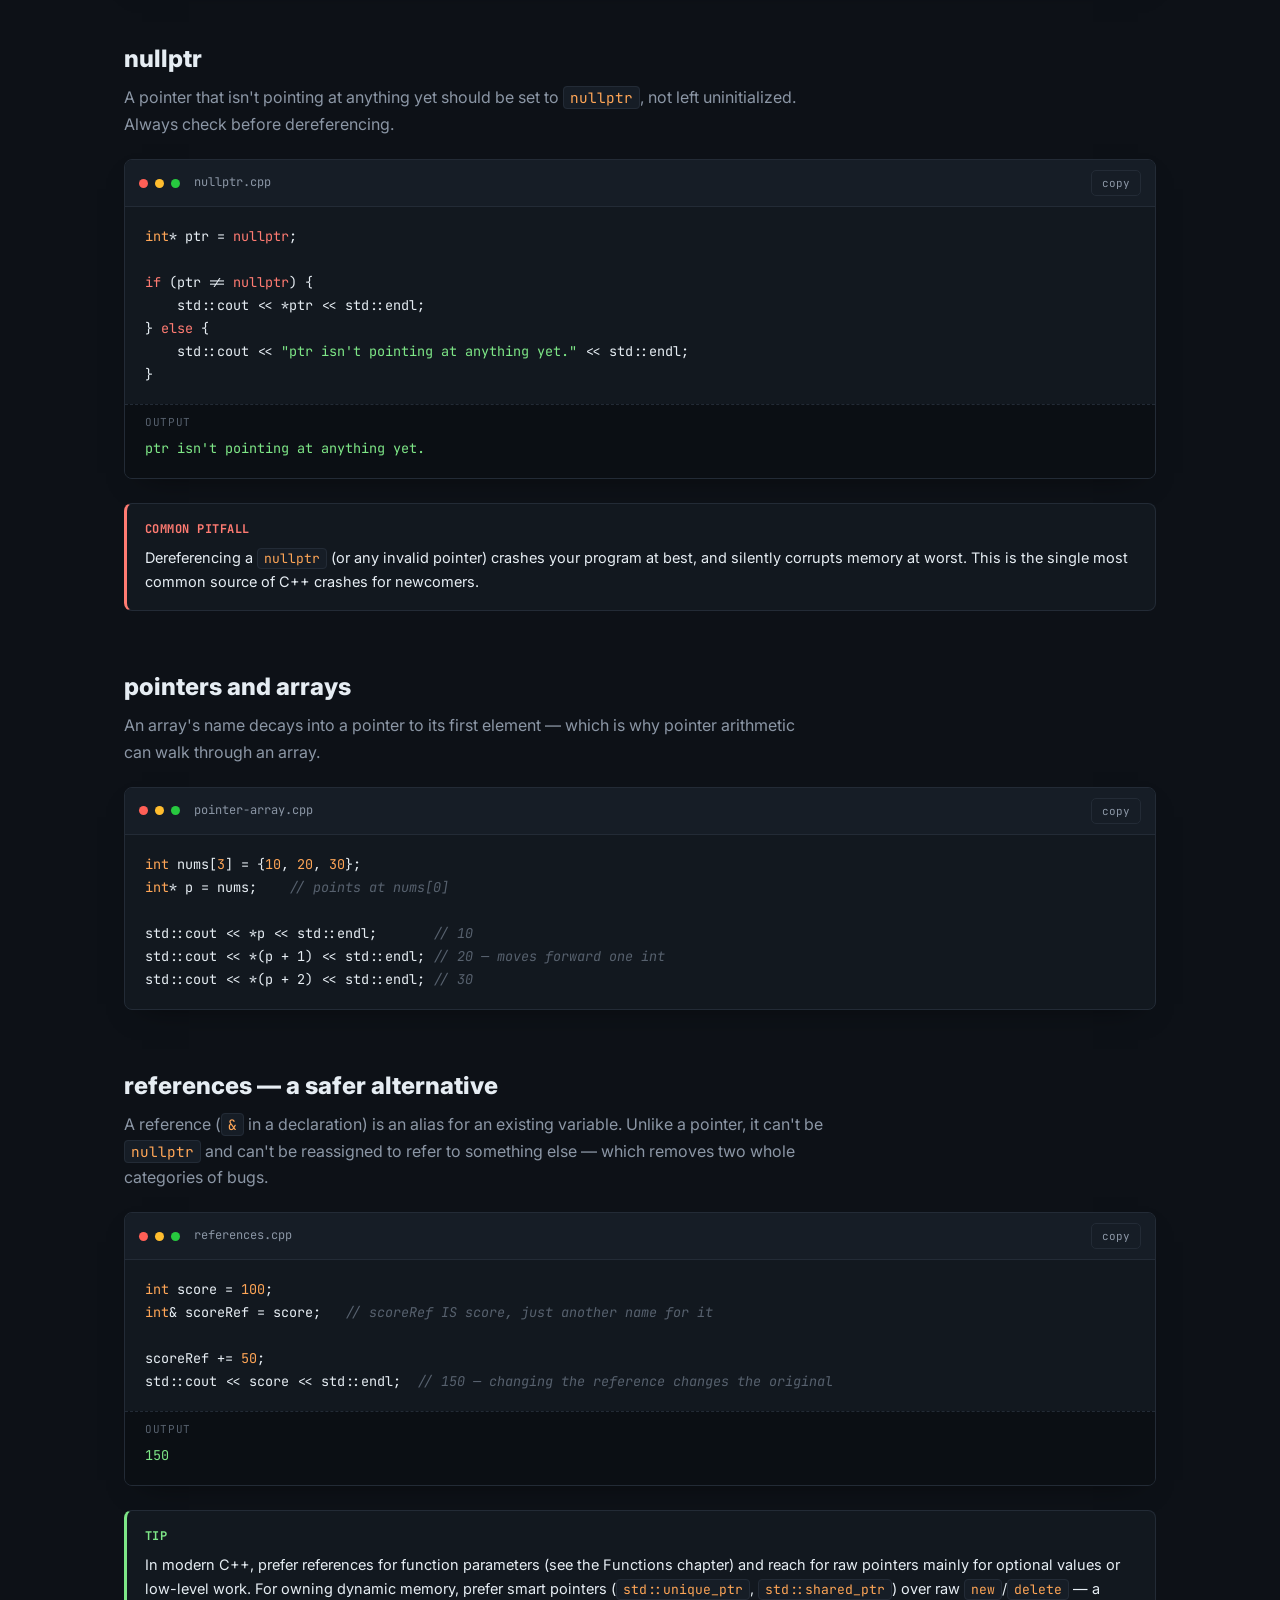
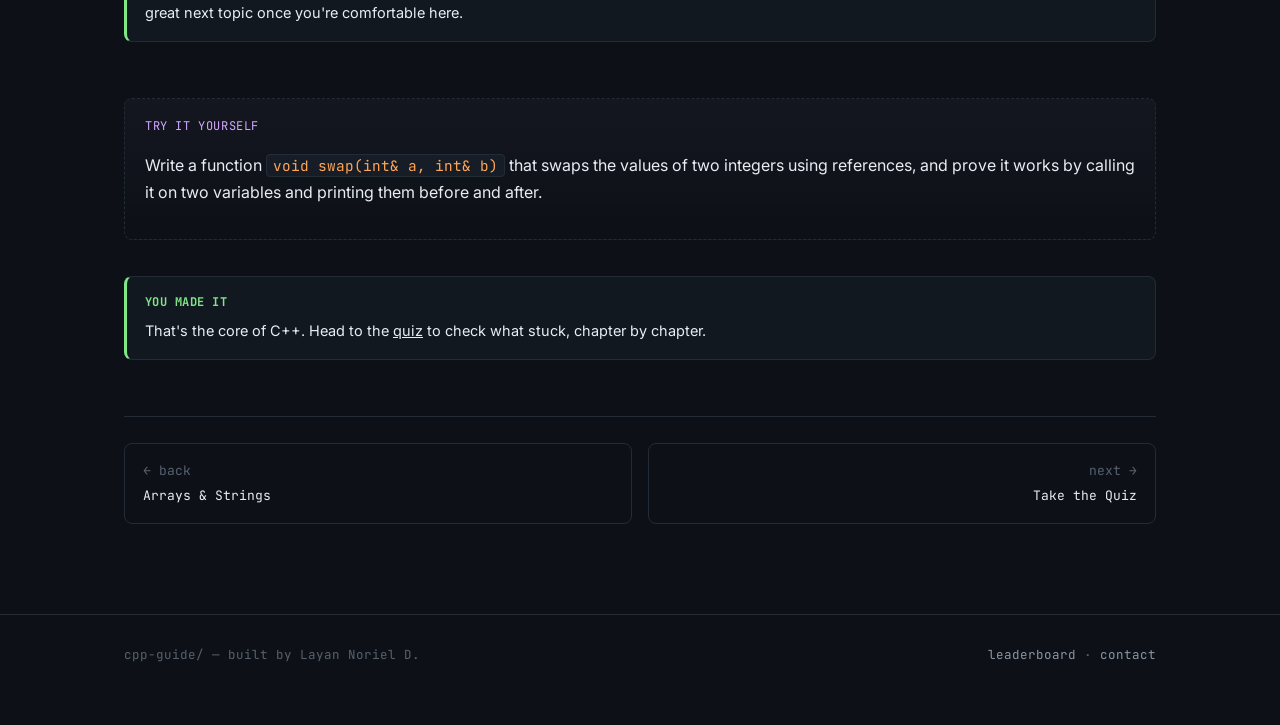
<file: pointers.html>
<!DOCTYPE html>
<html lang="en">
<head>
<meta charset="UTF-8">
<meta name="viewport" content="width=device-width, initial-scale=1.0">
<title>Pointers &amp; References — C++ Learning Guide</title>
<meta name="description" content="C++ pointers and references: addresses, dereferencing, pointer arithmetic, nullptr, and when to use references instead.">
<link rel="stylesheet" href="style.css">
</head>
<body>

<header class="titlebar">
  <div class="wrap">
    <div class="dots"><span></span><span></span><span></span></div>
    <a class="brand" href="index.html"><span class="path">cpp-guide/</span><span class="file">pointers.html</span></a>
    <button class="navtoggle" aria-label="toggle menu">☰</button>
    <nav class="navlinks">
      <a href="index.html">home</a>
      <a href="data-types.html">data-types</a>
      <a href="operators.html">operators</a>
      <a href="control-flow.html">control-flow</a>
      <a href="loops.html">loops</a>
      <a href="functions.html">functions</a>
      <a href="arrays-strings.html">arrays-strings</a>
      <a href="pointers.html">pointers</a>
      <a href="quiz.html">quiz</a>
      <a href="contact.html">contact</a>
    </nav>
  </div>
</header>

<section class="hero" style="padding:48px 0 36px;">
  <div class="wrap">
    <div class="eyebrow">chapter 07 / 07 — final chapter</div>
    <h1>Pointers &amp; <span class="accent">References</span></h1>
    <p class="lede">A pointer stores a memory address instead of a value. This is where C++ gives you real control — and real ways to shoot yourself in the foot, if you're not careful.</p>
  </div>
</section>

<main>
  <div class="wrap">

    <section>
      <h2>the address-of operator: &amp;</h2>
      <p class="deck">Every variable lives somewhere in memory. <code>&amp;</code> gives you that address.</p>
      <div class="code-window">
        <div class="cw-head"><div class="dots cw-dots"><span></span><span></span><span></span></div><span class="fname">address-of.cpp</span><button class="copy-btn">copy</button></div>
        <pre><code><span class="tk-type">int</span> age = <span class="tk-num">25</span>;
std::cout &lt;&lt; <span class="tk-str">"value: "</span>   &lt;&lt; age  &lt;&lt; std::endl;
std::cout &lt;&lt; <span class="tk-str">"address: "</span> &lt;&lt; &amp;age &lt;&lt; std::endl;</code></pre>
        <div class="cw-output"><div class="cw-label">output</div><pre><code>value: 25
address: 0x7ffeeb1a2c3c</code></pre></div>
      </div>
      <p>That address will look different every time you run the program — memory locations aren't fixed.</p>
    </section>

    <section>
      <h2>declaring &amp; using a pointer</h2>
      <p class="deck">A pointer's type must match what it points to. <code>*</code> in a declaration marks a variable as a pointer; <code>*</code> in an expression <em>dereferences</em> it — follows the address to get the value stored there.</p>
      <div class="code-window">
        <div class="cw-head"><div class="dots cw-dots"><span></span><span></span><span></span></div><span class="fname">pointer-basic.cpp</span><button class="copy-btn">copy</button></div>
        <pre><code><span class="tk-type">int</span> age = <span class="tk-num">25</span>;
<span class="tk-type">int</span>* agePtr = &amp;age;    <span class="tk-com">// agePtr holds the address of age</span>

std::cout &lt;&lt; <span class="tk-str">"pointer holds address: "</span> &lt;&lt; agePtr  &lt;&lt; std::endl;
std::cout &lt;&lt; <span class="tk-str">"value at that address: "</span> &lt;&lt; *agePtr &lt;&lt; std::endl;

*agePtr = <span class="tk-num">30</span>;  <span class="tk-com">// changes age itself, through the pointer</span>
std::cout &lt;&lt; <span class="tk-str">"age is now: "</span> &lt;&lt; age &lt;&lt; std::endl;</code></pre>
        <div class="cw-output"><div class="cw-label">output</div><pre><code>pointer holds address: 0x7ffeeb1a2c3c
value at that address: 25
age is now: 30</code></pre></div>
      </div>
    </section>

    <section>
      <h2>nullptr</h2>
      <p class="deck">A pointer that isn't pointing at anything yet should be set to <code>nullptr</code>, not left uninitialized. Always check before dereferencing.</p>
      <div class="code-window">
        <div class="cw-head"><div class="dots cw-dots"><span></span><span></span><span></span></div><span class="fname">nullptr.cpp</span><button class="copy-btn">copy</button></div>
        <pre><code><span class="tk-type">int</span>* ptr = <span class="tk-kw">nullptr</span>;

<span class="tk-kw">if</span> (ptr != <span class="tk-kw">nullptr</span>) {
    std::cout &lt;&lt; *ptr &lt;&lt; std::endl;
} <span class="tk-kw">else</span> {
    std::cout &lt;&lt; <span class="tk-str">"ptr isn't pointing at anything yet."</span> &lt;&lt; std::endl;
}</code></pre>
        <div class="cw-output"><div class="cw-label">output</div><pre><code>ptr isn't pointing at anything yet.</code></pre></div>
      </div>
      <div class="note note-pitfall">
        <div class="note-head">common pitfall</div>
        Dereferencing a <code>nullptr</code> (or any invalid pointer) crashes your program at best, and silently corrupts memory at worst. This is the single most common source of C++ crashes for newcomers.
      </div>
    </section>

    <section>
      <h2>pointers and arrays</h2>
      <p class="deck">An array's name decays into a pointer to its first element — which is why pointer arithmetic can walk through an array.</p>
      <div class="code-window">
        <div class="cw-head"><div class="dots cw-dots"><span></span><span></span><span></span></div><span class="fname">pointer-array.cpp</span><button class="copy-btn">copy</button></div>
        <pre><code><span class="tk-type">int</span> nums[<span class="tk-num">3</span>] = {<span class="tk-num">10</span>, <span class="tk-num">20</span>, <span class="tk-num">30</span>};
<span class="tk-type">int</span>* p = nums;    <span class="tk-com">// points at nums[0]</span>

std::cout &lt;&lt; *p &lt;&lt; std::endl;       <span class="tk-com">// 10</span>
std::cout &lt;&lt; *(p + 1) &lt;&lt; std::endl; <span class="tk-com">// 20 — moves forward one int</span>
std::cout &lt;&lt; *(p + 2) &lt;&lt; std::endl; <span class="tk-com">// 30</span></code></pre>
      </div>
    </section>

    <section>
      <h2>references — a safer alternative</h2>
      <p class="deck">A reference (<code>&amp;</code> in a declaration) is an alias for an existing variable. Unlike a pointer, it can't be <code>nullptr</code> and can't be reassigned to refer to something else — which removes two whole categories of bugs.</p>
      <div class="code-window">
        <div class="cw-head"><div class="dots cw-dots"><span></span><span></span><span></span></div><span class="fname">references.cpp</span><button class="copy-btn">copy</button></div>
        <pre><code><span class="tk-type">int</span> score = <span class="tk-num">100</span>;
<span class="tk-type">int</span>&amp; scoreRef = score;   <span class="tk-com">// scoreRef IS score, just another name for it</span>

scoreRef += <span class="tk-num">50</span>;
std::cout &lt;&lt; score &lt;&lt; std::endl;  <span class="tk-com">// 150 — changing the reference changes the original</span></code></pre>
        <div class="cw-output"><div class="cw-label">output</div><pre><code>150</code></pre></div>
      </div>
      <div class="note note-tip">
        <div class="note-head">tip</div>
        In modern C++, prefer references for function parameters (see the Functions chapter) and reach for raw pointers mainly for optional values or low-level work. For owning dynamic memory, prefer smart pointers (<code>std::unique_ptr</code>, <code>std::shared_ptr</code>) over raw <code>new</code>/<code>delete</code> — a great next topic once you're comfortable here.
      </div>
    </section>

    <section class="exercise">
      <div class="ex-head">try it yourself</div>
      <p>Write a function <code>void swap(int&amp; a, int&amp; b)</code> that swaps the values of two integers using references, and prove it works by calling it on two variables and printing them before and after.</p>
    </section>

    <div class="note note-tip" style="margin-top:36px;">
      <div class="note-head">you made it</div>
      That's the core of C++. Head to the <a href="quiz.html">quiz</a> to check what stuck, chapter by chapter.
    </div>

  </div>

  <div class="wrap">
    <div class="pager">
      <a href="arrays-strings.html"><span class="dir">← back</span>Arrays &amp; Strings</a>
      <a class="next" href="quiz.html"><span class="dir">next →</span>Take the Quiz</a>
    </div>
  </div>
</main>

<footer>
  <div class="wrap" style="display:flex; justify-content:space-between; width:100%; flex-wrap:wrap; gap:10px;">
    <span>cpp-guide/ — built by Layan Noriel D.</span>
    <span><a href="leaderboard.php">leaderboard</a> · <a href="contact.html">contact</a></span>
  </div>
</footer>

<script src="script.js"></script>
</body>
</html>
</file>
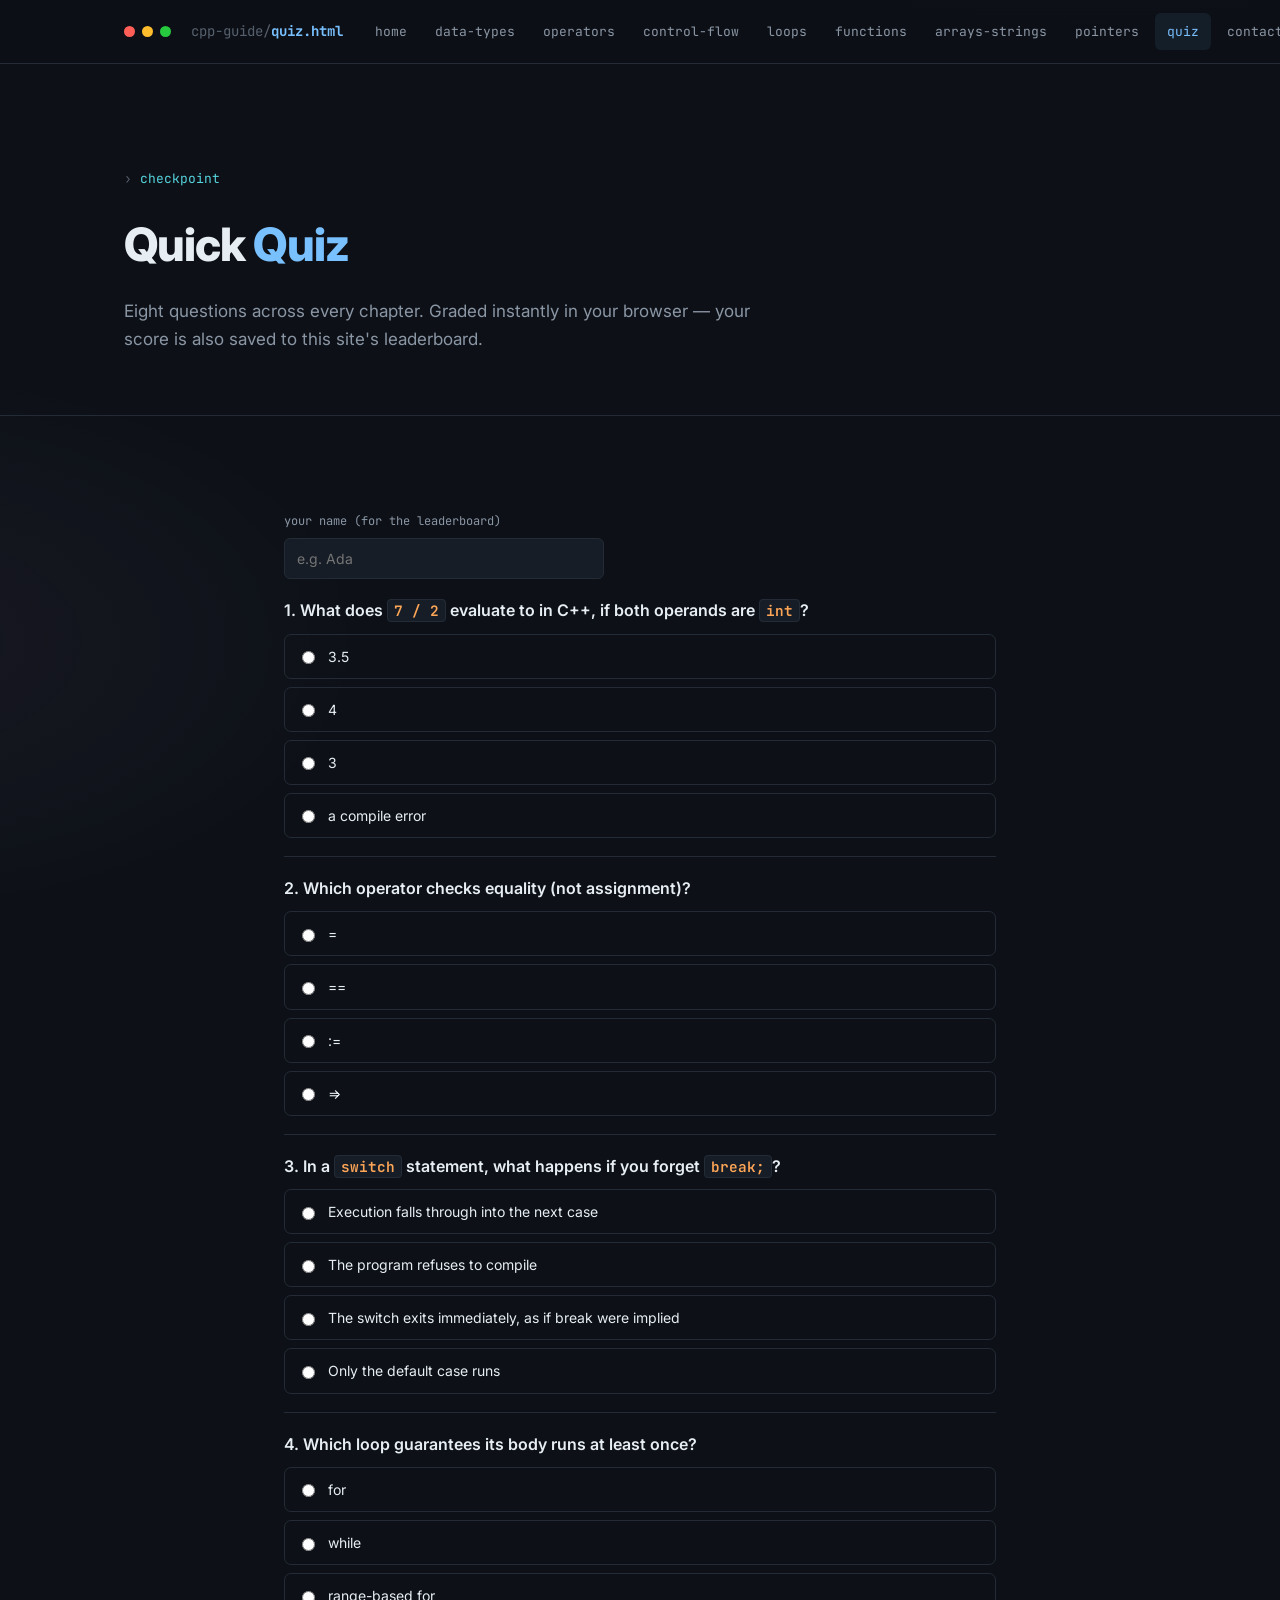
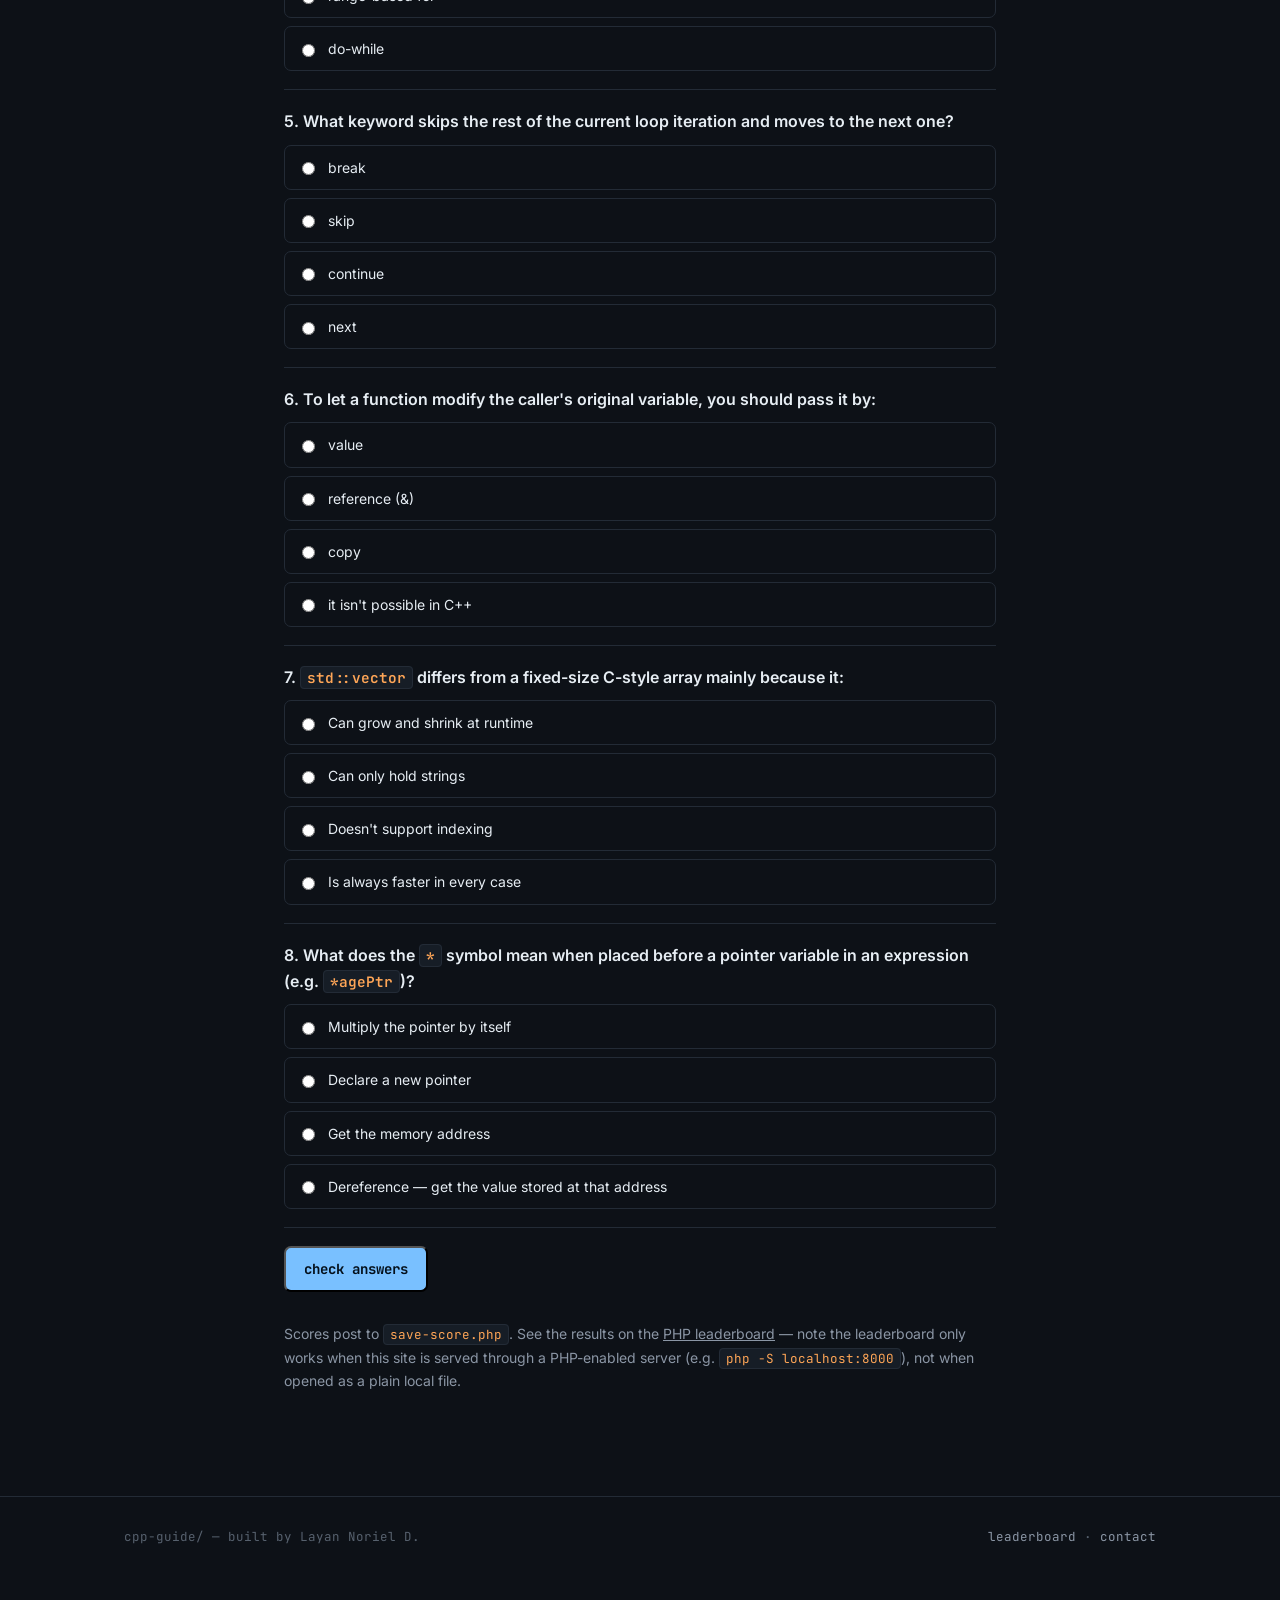
<file: quiz.html>
<!DOCTYPE html>
<html lang="en">
<head>
<meta charset="UTF-8">
<meta name="viewport" content="width=device-width, initial-scale=1.0">
<title>Quiz — C++ Learning Guide</title>
<meta name="description" content="Test what you've learned across all seven C++ Learning Guide chapters.">
<link rel="stylesheet" href="style.css">
</head>
<body>

<header class="titlebar">
  <div class="wrap">
    <div class="dots"><span></span><span></span><span></span></div>
    <a class="brand" href="index.html"><span class="path">cpp-guide/</span><span class="file">quiz.html</span></a>
    <button class="navtoggle" aria-label="toggle menu">☰</button>
    <nav class="navlinks">
      <a href="index.html">home</a>
      <a href="data-types.html">data-types</a>
      <a href="operators.html">operators</a>
      <a href="control-flow.html">control-flow</a>
      <a href="loops.html">loops</a>
      <a href="functions.html">functions</a>
      <a href="arrays-strings.html">arrays-strings</a>
      <a href="pointers.html">pointers</a>
      <a href="quiz.html">quiz</a>
      <a href="contact.html">contact</a>
    </nav>
  </div>
</header>

<section class="hero" style="padding:48px 0 36px;">
  <div class="wrap">
    <div class="eyebrow">checkpoint</div>
    <h1>Quick <span class="accent">Quiz</span></h1>
    <p class="lede">Eight questions across every chapter. Graded instantly in your browser — your score is also saved to this site's leaderboard.</p>
  </div>
</section>

<main>
  <div class="wrap" style="max-width:760px;">

    <div class="field" style="max-width:320px;">
      <label for="quizName">your name (for the leaderboard)</label>
      <input type="text" id="quizName" placeholder="e.g. Ada" maxlength="24">
    </div>

    <div data-quiz="full-quiz">

      <div class="quiz-q" data-correct="c">
        <p class="qtext">1. What does <code>7 / 2</code> evaluate to in C++, if both operands are <code>int</code>?</p>
        <div class="quiz-opts">
          <label class="quiz-opt"><input type="radio" name="q1" value="a"> 3.5</label>
          <label class="quiz-opt"><input type="radio" name="q1" value="b"> 4</label>
          <label class="quiz-opt"><input type="radio" name="q1" value="c"> 3</label>
          <label class="quiz-opt"><input type="radio" name="q1" value="d"> a compile error</label>
        </div>
      </div>

      <div class="quiz-q" data-correct="b">
        <p class="qtext">2. Which operator checks equality (not assignment)?</p>
        <div class="quiz-opts">
          <label class="quiz-opt"><input type="radio" name="q2" value="a"> =</label>
          <label class="quiz-opt"><input type="radio" name="q2" value="b"> ==</label>
          <label class="quiz-opt"><input type="radio" name="q2" value="c"> :=</label>
          <label class="quiz-opt"><input type="radio" name="q2" value="d"> =&gt;</label>
        </div>
      </div>

      <div class="quiz-q" data-correct="a">
        <p class="qtext">3. In a <code>switch</code> statement, what happens if you forget <code>break;</code>?</p>
        <div class="quiz-opts">
          <label class="quiz-opt"><input type="radio" name="q3" value="a"> Execution falls through into the next case</label>
          <label class="quiz-opt"><input type="radio" name="q3" value="b"> The program refuses to compile</label>
          <label class="quiz-opt"><input type="radio" name="q3" value="c"> The switch exits immediately, as if break were implied</label>
          <label class="quiz-opt"><input type="radio" name="q3" value="d"> Only the default case runs</label>
        </div>
      </div>

      <div class="quiz-q" data-correct="d">
        <p class="qtext">4. Which loop guarantees its body runs at least once?</p>
        <div class="quiz-opts">
          <label class="quiz-opt"><input type="radio" name="q4" value="a"> for</label>
          <label class="quiz-opt"><input type="radio" name="q4" value="b"> while</label>
          <label class="quiz-opt"><input type="radio" name="q4" value="c"> range-based for</label>
          <label class="quiz-opt"><input type="radio" name="q4" value="d"> do-while</label>
        </div>
      </div>

      <div class="quiz-q" data-correct="c">
        <p class="qtext">5. What keyword skips the rest of the current loop iteration and moves to the next one?</p>
        <div class="quiz-opts">
          <label class="quiz-opt"><input type="radio" name="q5" value="a"> break</label>
          <label class="quiz-opt"><input type="radio" name="q5" value="b"> skip</label>
          <label class="quiz-opt"><input type="radio" name="q5" value="c"> continue</label>
          <label class="quiz-opt"><input type="radio" name="q5" value="d"> next</label>
        </div>
      </div>

      <div class="quiz-q" data-correct="b">
        <p class="qtext">6. To let a function modify the caller's original variable, you should pass it by:</p>
        <div class="quiz-opts">
          <label class="quiz-opt"><input type="radio" name="q6" value="a"> value</label>
          <label class="quiz-opt"><input type="radio" name="q6" value="b"> reference (&amp;)</label>
          <label class="quiz-opt"><input type="radio" name="q6" value="c"> copy</label>
          <label class="quiz-opt"><input type="radio" name="q6" value="d"> it isn't possible in C++</label>
        </div>
      </div>

      <div class="quiz-q" data-correct="a">
        <p class="qtext">7. <code>std::vector</code> differs from a fixed-size C-style array mainly because it:</p>
        <div class="quiz-opts">
          <label class="quiz-opt"><input type="radio" name="q7" value="a"> Can grow and shrink at runtime</label>
          <label class="quiz-opt"><input type="radio" name="q7" value="b"> Can only hold strings</label>
          <label class="quiz-opt"><input type="radio" name="q7" value="c"> Doesn't support indexing</label>
          <label class="quiz-opt"><input type="radio" name="q7" value="d"> Is always faster in every case</label>
        </div>
      </div>

      <div class="quiz-q" data-correct="d">
        <p class="qtext">8. What does the <code>*</code> symbol mean when placed before a pointer variable in an expression (e.g. <code>*agePtr</code>)?</p>
        <div class="quiz-opts">
          <label class="quiz-opt"><input type="radio" name="q8" value="a"> Multiply the pointer by itself</label>
          <label class="quiz-opt"><input type="radio" name="q8" value="b"> Declare a new pointer</label>
          <label class="quiz-opt"><input type="radio" name="q8" value="c"> Get the memory address</label>
          <label class="quiz-opt"><input type="radio" name="q8" value="d"> Dereference — get the value stored at that address</label>
        </div>
      </div>

      <button class="btn btn-primary" data-quiz-submit type="button">check answers</button>
      <div class="quiz-score" data-quiz-score style="display:none;"></div>
    </div>

    <p style="margin-top:30px; color:var(--muted); font-size:14px;">
      Scores post to <code>save-score.php</code>. See the results on the <a href="leaderboard.php">PHP leaderboard</a> —
      note the leaderboard only works when this site is served through a PHP-enabled server (e.g. <code>php -S localhost:8000</code>),
      not when opened as a plain local file.
    </p>
  </div>
</main>

<footer>
  <div class="wrap" style="display:flex; justify-content:space-between; width:100%; flex-wrap:wrap; gap:10px;">
    <span>cpp-guide/ — built by Layan Noriel D.</span>
    <span><a href="leaderboard.php">leaderboard</a> · <a href="contact.html">contact</a></span>
  </div>
</footer>

<script>
  // remember the name typed here so script.js can attach it to the score post
  document.addEventListener('DOMContentLoaded', () => {
    const nameInput = document.getElementById('quizName');
    const saved = localStorage.getItem('cpp_guide_name');
    if(saved) nameInput.value = saved;
    nameInput.addEventListener('input', () => {
      localStorage.setItem('cpp_guide_name', nameInput.value.trim() || 'anonymous');
    });
  });
</script>
<script src="script.js"></script>
</body>
</html>
</file>
<file: style.css>
/* =========================================================
   C++ Learning Guide — design system
   Theme: "the editor window" — every page reads like a file
   open in a code editor, with real syntax-color accents.
   ========================================================= */

@import url('https://fonts.googleapis.com/css2?family=JetBrains+Mono:ital,wght@0,400;0,500;0,700;1,400&family=Inter:wght@400;500;600;700;800&display=swap');

:root{
  --bg:        #0d1117;
  --panel:     #12181f;
  --panel-2:   #161d26;
  --line:      #232b36;
  --text:      #e6edf3;
  --muted:     #8b96a5;
  --faint:     #57616e;

  --blue:      #79c0ff;   /* keywords */
  --green:     #7ee787;   /* strings / success */
  --orange:    #ffa657;   /* types / numbers */
  --purple:    #d2a8ff;   /* functions */
  --pink:      #ff7b72;   /* control flow / errors */
  --cyan:      #56d4dd;   /* comments-adjacent accent */

  --mono: 'JetBrains Mono', ui-monospace, 'SF Mono', Consolas, monospace;
  --sans: 'Inter', -apple-system, BlinkMacSystemFont, 'Segoe UI', sans-serif;

  --radius: 8px;
  --nav-h: 64px;
}

*,*::before,*::after{ box-sizing: border-box; }
html{ scroll-behavior: smooth; }
body{
  margin:0;
  background:
    radial-gradient(1200px 600px at 85% -10%, rgba(121,192,255,0.07), transparent 60%),
    radial-gradient(900px 500px at -10% 20%, rgba(210,168,255,0.05), transparent 55%),
    var(--bg);
  color: var(--text);
  font-family: var(--sans);
  line-height: 1.65;
  -webkit-font-smoothing: antialiased;
}
img{ max-width:100%; }
a{ color: inherit; }
:focus-visible{ outline: 2px solid var(--blue); outline-offset: 2px; border-radius: 4px; }

@media (prefers-reduced-motion: reduce){
  *{ animation-duration: 0.001ms !important; animation-iteration-count: 1 !important; transition-duration: 0.001ms !important; scroll-behavior:auto !important; }
}

.wrap{ max-width: 1080px; margin:0 auto; padding: 0 24px; }

/* ---------- Top nav: window titlebar ---------- */
.titlebar{
  position: sticky; top:0; z-index: 50;
  height: var(--nav-h);
  display:flex; align-items:center;
  background: rgba(13,17,23,0.85);
  backdrop-filter: blur(10px);
  border-bottom: 1px solid var(--line);
}
.titlebar .wrap{ display:flex; align-items:center; gap:20px; width:100%; }
.dots{ display:flex; gap:7px; flex-shrink:0; }
.dots span{ width:11px; height:11px; border-radius:50%; display:block; }
.dots span:nth-child(1){ background:#ff5f56; }
.dots span:nth-child(2){ background:#ffbd2e; }
.dots span:nth-child(3){ background:#27c93f; }

.brand{
  font-family: var(--mono); font-weight:700; font-size:14px;
  color: var(--text); text-decoration:none; white-space:nowrap;
}
.brand .path{ color: var(--faint); font-weight:400; }
.brand .file{ color: var(--blue); }

.navlinks{
  margin-left:auto; display:flex; gap: 4px; align-items:center;
  font-family: var(--mono); font-size: 13px;
}
.navlinks a{
  text-decoration:none; color: var(--muted);
  padding: 8px 12px; border-radius:6px;
  transition: color .15s ease, background .15s ease;
  white-space:nowrap;
}
.navlinks a:hover{ color: var(--text); background: var(--panel-2); }
.navlinks a.active{ color: var(--blue); background: rgba(121,192,255,0.08); }

.navtoggle{
  display:none; margin-left:auto; background:none; border:1px solid var(--line);
  color:var(--text); border-radius:6px; width:38px; height:38px; font-size:18px; cursor:pointer;
}

@media (max-width: 920px){
  .navlinks{
    position:absolute; top: var(--nav-h); left:0; right:0;
    background: var(--panel); border-bottom:1px solid var(--line);
    flex-direction:column; align-items:stretch; padding:8px;
    display:none;
  }
  .navlinks.open{ display:flex; }
  .navlinks a{ padding:12px 14px; }
  .navtoggle{ display:block; }
  .brand .path{ display:none; }
}

/* ---------- Hero ---------- */
.hero{
  padding: 72px 0 48px;
  border-bottom: 1px solid var(--line);
}
.eyebrow{
  font-family: var(--mono); font-size:13px; color: var(--cyan);
  display:flex; align-items:center; gap:8px; margin-bottom: 18px;
}
.eyebrow::before{ content:"›"; color: var(--faint); }
.cursor{
  display:inline-block; width:8px; height:16px; background: var(--blue);
  animation: blink 1s steps(1) infinite; vertical-align: -2px;
}
@keyframes blink{ 50%{ opacity:0; } }

h1{
  font-family: var(--sans); font-weight:800; letter-spacing:-0.02em;
  font-size: clamp(30px, 5vw, 46px); margin: 0 0 14px;
}
h1 .accent{ color: var(--blue); }
.lede{ color: var(--muted); font-size:17px; max-width: 640px; margin: 0 0 26px; }

.btnrow{ display:flex; gap:12px; flex-wrap:wrap; }
.btn{
  font-family: var(--mono); font-size:14px; text-decoration:none;
  padding: 12px 18px; border-radius: 7px; display:inline-flex; align-items:center; gap:8px;
  transition: transform .15s ease, background .15s ease, border-color .15s ease;
}
.btn-primary{ background: var(--blue); color:#04101c; font-weight:700; }
.btn-primary:hover{ transform: translateY(-1px); background:#96d0ff; }
.btn-ghost{ background: transparent; color:var(--text); border:1px solid var(--line); }
.btn-ghost:hover{ border-color: var(--blue); color: var(--blue); }

/* ---------- Section chrome ---------- */
main{ padding: 40px 0 90px; }
section{ margin: 56px 0; }
section h2{
  font-family: var(--sans); font-size: 24px; font-weight:800; margin: 0 0 6px;
  display:flex; align-items:baseline; gap:10px;
}
section h2 .tag{
  font-family: var(--mono); font-size:12px; font-weight:500; color: var(--faint);
}
section p{ color: var(--text); }
section > p.deck{ color: var(--muted); margin-top:0; margin-bottom:22px; max-width:700px; }
h3{ font-size:17px; font-weight:700; margin: 26px 0 10px; color: var(--text); }

/* ---------- Code window ---------- */
.code-window{
  background: var(--panel);
  border: 1px solid var(--line);
  border-radius: var(--radius);
  overflow:hidden;
  margin: 18px 0 24px;
  box-shadow: 0 12px 30px -18px rgba(0,0,0,0.6);
}
.code-window .cw-head{
  display:flex; align-items:center; gap:10px;
  padding: 10px 14px; background: var(--panel-2); border-bottom:1px solid var(--line);
}
.code-window .cw-head .fname{
  font-family: var(--mono); font-size:12px; color: var(--muted); margin-left:4px;
}
.code-window .cw-dots span{ width:9px; height:9px; }
pre{
  margin:0; padding: 18px 20px; overflow-x:auto;
  font-family: var(--mono); font-size: 13.5px; line-height:1.7;
}
code{ font-family: var(--mono); }
:not(pre) > code{
  background: var(--panel-2); border:1px solid var(--line); border-radius:4px;
  padding: 1px 6px; font-size: 0.9em; color: var(--orange);
}

/* token colors (manually applied via spans) */
.tk-kw{ color: var(--pink); }        /* keywords: if, for, return */
.tk-type{ color: var(--orange); }    /* int, double, bool, string */
.tk-str{ color: var(--green); }      /* "strings" */
.tk-num{ color: var(--orange); }
.tk-fn{ color: var(--purple); }      /* function names */
.tk-com{ color: var(--faint); font-style: italic; }
.tk-op{ color: var(--cyan); }

.cw-output{
  border-top:1px dashed var(--line); background:#0b0f14;
}
.cw-output .cw-label{
  font-family:var(--mono); font-size:11px; color:var(--faint);
  padding: 8px 20px 0; text-transform:uppercase; letter-spacing:.06em;
}
.cw-output pre{ color: var(--green); padding-top:6px; }

.copy-btn{
  margin-left:auto; background:none; border:1px solid var(--line); color:var(--muted);
  font-family:var(--mono); font-size:11px; padding:5px 10px; border-radius:5px; cursor:pointer;
  transition: all .15s ease;
}
.copy-btn:hover{ color:var(--text); border-color:var(--blue); }
.copy-btn.copied{ color: var(--green); border-color: var(--green); }

/* ---------- Callouts ---------- */
.note{
  border-radius: var(--radius); padding: 16px 18px; margin: 20px 0;
  border:1px solid var(--line); background: var(--panel);
  font-size:14.5px;
}
.note .note-head{
  font-family: var(--mono); font-size:12px; font-weight:700; letter-spacing:.04em;
  text-transform:uppercase; margin-bottom:6px; display:flex; align-items:center; gap:8px;
}
.note-tip{ border-left:3px solid var(--green); }
.note-tip .note-head{ color: var(--green); }
.note-warn{ border-left:3px solid var(--orange); }
.note-warn .note-head{ color: var(--orange); }
.note-pitfall{ border-left:3px solid var(--pink); }
.note-pitfall .note-head{ color: var(--pink); }

/* ---------- Cards / grids ---------- */
.grid{ display:grid; gap:16px; }
.grid-2{ grid-template-columns: repeat(2, 1fr); }
.grid-3{ grid-template-columns: repeat(3, 1fr); }
.grid-4{ grid-template-columns: repeat(4, 1fr); }
@media (max-width: 800px){ .grid-2,.grid-3,.grid-4{ grid-template-columns: 1fr 1fr; } }
@media (max-width: 560px){ .grid-2,.grid-3,.grid-4{ grid-template-columns: 1fr; } }

.card{
  background: var(--panel); border:1px solid var(--line); border-radius: var(--radius);
  padding:18px; transition: border-color .15s ease, transform .15s ease;
}
.card:hover{ border-color:#31404f; }
.card h4{
  margin:0 0 6px; font-family:var(--mono); font-size:14px; color:var(--blue);
}
.card p{ margin:0; color:var(--muted); font-size:13.5px; }

/* type table */
table{ width:100%; border-collapse:collapse; margin: 18px 0; font-size:14px; }
th,td{ text-align:left; padding:10px 12px; border-bottom:1px solid var(--line); }
th{ font-family:var(--mono); color:var(--faint); font-weight:600; font-size:12px; text-transform:uppercase; letter-spacing:.04em; }
td code{ font-size:12.5px; }
tr:hover td{ background: rgba(255,255,255,0.015); }

/* ---------- Path chapter list (index) ---------- */
.chapters{ display:flex; flex-direction:column; gap:12px; margin-top:26px; }
.chapter{
  display:flex; align-items:center; gap:18px;
  background: var(--panel); border:1px solid var(--line); border-radius: var(--radius);
  padding: 16px 20px; text-decoration:none; color:var(--text);
  transition: border-color .15s ease, transform .15s ease, background .15s ease;
}
.chapter:hover{ border-color: var(--blue); transform: translateX(4px); background: var(--panel-2); }
.chapter .idx{
  font-family:var(--mono); font-size:13px; color:var(--faint); width:46px; flex-shrink:0;
}
.chapter .meta{ flex:1; min-width:0; }
.chapter .meta h3{ margin:0 0 3px; font-size:16px; }
.chapter .meta p{ margin:0; color:var(--muted); font-size:13px; }
.chapter .arrow{ font-family:var(--mono); color:var(--faint); transition:transform .15s ease, color .15s ease; }
.chapter:hover .arrow{ transform:translateX(3px); color:var(--blue); }
.chapter .lvl{
  font-family: var(--mono); font-size:11px; padding:4px 9px; border-radius:20px;
  border:1px solid var(--line); color:var(--muted); flex-shrink:0;
}

/* ---------- Exercise / quiz blocks ---------- */
.exercise{
  border: 1px dashed var(--line); border-radius: var(--radius); padding: 18px 20px; margin: 22px 0;
  background: linear-gradient(180deg, rgba(210,168,255,0.04), transparent);
}
.exercise .ex-head{
  font-family: var(--mono); font-size:12px; color: var(--purple); text-transform:uppercase; letter-spacing:.05em;
  margin-bottom:8px;
}
.quiz-q{ margin: 18px 0; padding-bottom:18px; border-bottom:1px solid var(--line); }
.quiz-q:last-child{ border-bottom:none; }
.quiz-q p.qtext{ font-weight:600; margin:0 0 10px; }
.quiz-opts{ display:flex; flex-direction:column; gap:8px; }
.quiz-opt{
  display:flex; align-items:center; gap:10px; padding:10px 12px;
  border:1px solid var(--line); border-radius:7px; cursor:pointer; font-size:14px;
  transition: border-color .15s ease, background .15s ease;
}
.quiz-opt:hover{ border-color:#3a4756; }
.quiz-opt input{ accent-color: var(--blue); }
.quiz-opt.correct{ border-color: var(--green); background: rgba(126,231,135,0.06); }
.quiz-opt.incorrect{ border-color: var(--pink); background: rgba(255,123,114,0.06); }
.quiz-score{
  font-family: var(--mono); font-size:14px; margin-top:18px; padding:14px 16px;
  border-radius:7px; background: var(--panel-2); border:1px solid var(--line);
}

/* forms (contact / progress) */
.field{ margin-bottom:16px; }
.field label{ display:block; font-family:var(--mono); font-size:12px; color:var(--muted); margin-bottom:6px; }
.field input, .field textarea, .field select{
  width:100%; background: var(--panel-2); border:1px solid var(--line); color:var(--text);
  padding:11px 12px; border-radius:6px; font-family:var(--sans); font-size:14px;
}
.field input:focus, .field textarea:focus{ border-color:var(--blue); }
.field textarea{ resize:vertical; min-height:120px; }
.form-msg{ font-family:var(--mono); font-size:13.5px; padding:12px 14px; border-radius:7px; margin-bottom:16px; }
.form-msg.ok{ background: rgba(126,231,135,0.08); border:1px solid var(--green); color: var(--green); }
.form-msg.err{ background: rgba(255,123,114,0.08); border:1px solid var(--pink); color: var(--pink); }

/* progress bar */
.progress-track{ height:8px; background:var(--panel-2); border-radius:20px; overflow:hidden; border:1px solid var(--line); }
.progress-fill{ height:100%; background: linear-gradient(90deg, var(--blue), var(--purple)); border-radius:20px; transition: width .4s ease; }

/* pager */
.pager{ display:flex; justify-content:space-between; gap:16px; margin-top:56px; padding-top:26px; border-top:1px solid var(--line); }
.pager a{
  flex:1; text-decoration:none; color:var(--text); border:1px solid var(--line); border-radius:var(--radius);
  padding:16px 18px; font-family:var(--mono); font-size:13px; transition: border-color .15s ease;
}
.pager a:hover{ border-color:var(--blue); }
.pager .dir{ color:var(--faint); display:block; margin-bottom:4px; }
.pager .next{ text-align:right; margin-left:auto; }

footer{
  border-top:1px solid var(--line); padding: 30px 0 60px;
  color: var(--faint); font-family:var(--mono); font-size:12.5px;
  display:flex; justify-content:space-between; flex-wrap:wrap; gap:10px;
}
footer a{ color:var(--muted); text-decoration:none; }
footer a:hover{ color: var(--blue); }
</file>
